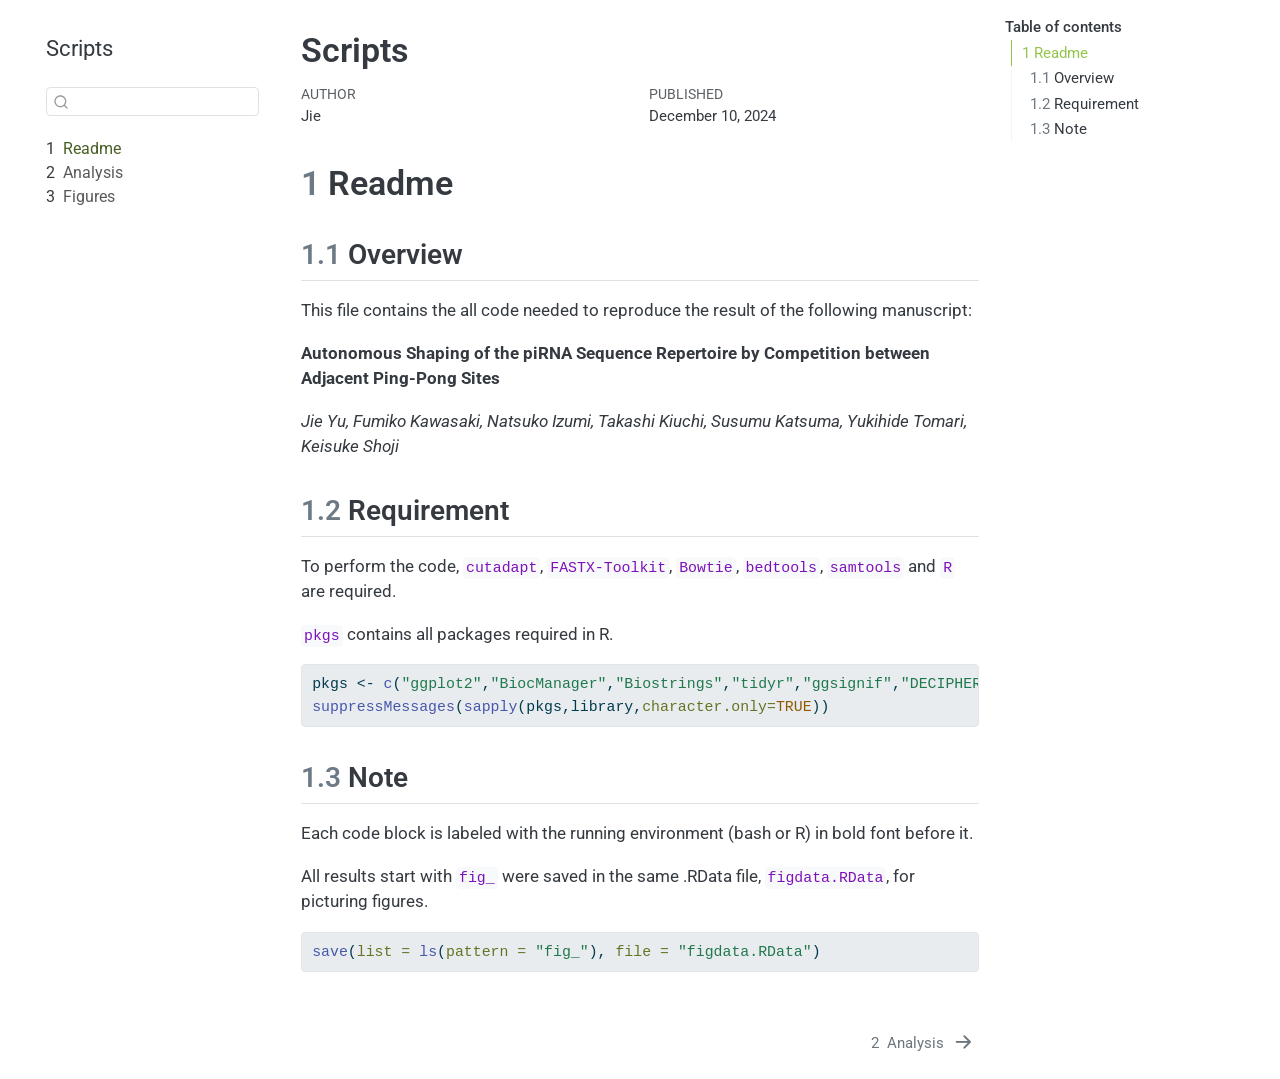
<file: index.html>
<!DOCTYPE html>
<html xmlns="http://www.w3.org/1999/xhtml" lang="en" xml:lang="en"><head>

<meta charset="utf-8">
<meta name="generator" content="quarto-1.6.39">

<meta name="viewport" content="width=device-width, initial-scale=1.0, user-scalable=yes">

<meta name="author" content="Jie">
<meta name="dcterms.date" content="2024-12-10">

<title>Scripts</title>
<style>
code{white-space: pre-wrap;}
span.smallcaps{font-variant: small-caps;}
div.columns{display: flex; gap: min(4vw, 1.5em);}
div.column{flex: auto; overflow-x: auto;}
div.hanging-indent{margin-left: 1.5em; text-indent: -1.5em;}
ul.task-list{list-style: none;}
ul.task-list li input[type="checkbox"] {
  width: 0.8em;
  margin: 0 0.8em 0.2em -1em; /* quarto-specific, see https://github.com/quarto-dev/quarto-cli/issues/4556 */ 
  vertical-align: middle;
}
/* CSS for syntax highlighting */
pre > code.sourceCode { white-space: pre; position: relative; }
pre > code.sourceCode > span { line-height: 1.25; }
pre > code.sourceCode > span:empty { height: 1.2em; }
.sourceCode { overflow: visible; }
code.sourceCode > span { color: inherit; text-decoration: inherit; }
div.sourceCode { margin: 1em 0; }
pre.sourceCode { margin: 0; }
@media screen {
div.sourceCode { overflow: auto; }
}
@media print {
pre > code.sourceCode { white-space: pre-wrap; }
pre > code.sourceCode > span { display: inline-block; text-indent: -5em; padding-left: 5em; }
}
pre.numberSource code
  { counter-reset: source-line 0; }
pre.numberSource code > span
  { position: relative; left: -4em; counter-increment: source-line; }
pre.numberSource code > span > a:first-child::before
  { content: counter(source-line);
    position: relative; left: -1em; text-align: right; vertical-align: baseline;
    border: none; display: inline-block;
    -webkit-touch-callout: none; -webkit-user-select: none;
    -khtml-user-select: none; -moz-user-select: none;
    -ms-user-select: none; user-select: none;
    padding: 0 4px; width: 4em;
  }
pre.numberSource { margin-left: 3em;  padding-left: 4px; }
div.sourceCode
  {   }
@media screen {
pre > code.sourceCode > span > a:first-child::before { text-decoration: underline; }
}
</style>


<script src="site_libs/quarto-nav/quarto-nav.js"></script>
<script src="site_libs/quarto-nav/headroom.min.js"></script>
<script src="site_libs/clipboard/clipboard.min.js"></script>
<script src="site_libs/quarto-search/autocomplete.umd.js"></script>
<script src="site_libs/quarto-search/fuse.min.js"></script>
<script src="site_libs/quarto-search/quarto-search.js"></script>
<meta name="quarto:offset" content="./">
<link href="./Analysis.html" rel="next">
<script src="site_libs/quarto-html/quarto.js"></script>
<script src="site_libs/quarto-html/popper.min.js"></script>
<script src="site_libs/quarto-html/tippy.umd.min.js"></script>
<script src="site_libs/quarto-html/anchor.min.js"></script>
<link href="site_libs/quarto-html/tippy.css" rel="stylesheet">
<link href="site_libs/quarto-html/quarto-syntax-highlighting-e26003cea8cd680ca0c55a263523d882.css" rel="stylesheet" id="quarto-text-highlighting-styles">
<script src="site_libs/bootstrap/bootstrap.min.js"></script>
<link href="site_libs/bootstrap/bootstrap-icons.css" rel="stylesheet">
<link href="site_libs/bootstrap/bootstrap-d0ff7224fd3d87d86b347c889b6aed14.min.css" rel="stylesheet" append-hash="true" id="quarto-bootstrap" data-mode="light">
<script id="quarto-search-options" type="application/json">{
  "location": "sidebar",
  "copy-button": false,
  "collapse-after": 3,
  "panel-placement": "start",
  "type": "textbox",
  "limit": 50,
  "keyboard-shortcut": [
    "f",
    "/",
    "s"
  ],
  "show-item-context": false,
  "language": {
    "search-no-results-text": "No results",
    "search-matching-documents-text": "matching documents",
    "search-copy-link-title": "Copy link to search",
    "search-hide-matches-text": "Hide additional matches",
    "search-more-match-text": "more match in this document",
    "search-more-matches-text": "more matches in this document",
    "search-clear-button-title": "Clear",
    "search-text-placeholder": "",
    "search-detached-cancel-button-title": "Cancel",
    "search-submit-button-title": "Submit",
    "search-label": "Search"
  }
}</script>


</head>

<body class="nav-sidebar floating">

<div id="quarto-search-results"></div>
  <header id="quarto-header" class="headroom fixed-top">
  <nav class="quarto-secondary-nav">
    <div class="container-fluid d-flex">
      <button type="button" class="quarto-btn-toggle btn" data-bs-toggle="collapse" role="button" data-bs-target=".quarto-sidebar-collapse-item" aria-controls="quarto-sidebar" aria-expanded="false" aria-label="Toggle sidebar navigation" onclick="if (window.quartoToggleHeadroom) { window.quartoToggleHeadroom(); }">
        <i class="bi bi-layout-text-sidebar-reverse"></i>
      </button>
        <nav class="quarto-page-breadcrumbs" aria-label="breadcrumb"><ol class="breadcrumb"><li class="breadcrumb-item"><a href="./index.html"><span class="chapter-number">1</span>&nbsp; <span class="chapter-title">Readme</span></a></li></ol></nav>
        <a class="flex-grow-1" role="navigation" data-bs-toggle="collapse" data-bs-target=".quarto-sidebar-collapse-item" aria-controls="quarto-sidebar" aria-expanded="false" aria-label="Toggle sidebar navigation" onclick="if (window.quartoToggleHeadroom) { window.quartoToggleHeadroom(); }">      
        </a>
      <button type="button" class="btn quarto-search-button" aria-label="Search" onclick="window.quartoOpenSearch();">
        <i class="bi bi-search"></i>
      </button>
    </div>
  </nav>
</header>
<!-- content -->
<div id="quarto-content" class="quarto-container page-columns page-rows-contents page-layout-article">
<!-- sidebar -->
  <nav id="quarto-sidebar" class="sidebar collapse collapse-horizontal quarto-sidebar-collapse-item sidebar-navigation floating overflow-auto">
    <div class="pt-lg-2 mt-2 text-left sidebar-header">
    <div class="sidebar-title mb-0 py-0">
      <a href="./">Scripts</a> 
    </div>
      </div>
        <div class="mt-2 flex-shrink-0 align-items-center">
        <div class="sidebar-search">
        <div id="quarto-search" class="" title="Search"></div>
        </div>
        </div>
    <div class="sidebar-menu-container"> 
    <ul class="list-unstyled mt-1">
        <li class="sidebar-item">
  <div class="sidebar-item-container"> 
  <a href="./index.html" class="sidebar-item-text sidebar-link active">
 <span class="menu-text"><span class="chapter-number">1</span>&nbsp; <span class="chapter-title">Readme</span></span></a>
  </div>
</li>
        <li class="sidebar-item">
  <div class="sidebar-item-container"> 
  <a href="./Analysis.html" class="sidebar-item-text sidebar-link">
 <span class="menu-text"><span class="chapter-number">2</span>&nbsp; <span class="chapter-title">Analysis</span></span></a>
  </div>
</li>
        <li class="sidebar-item">
  <div class="sidebar-item-container"> 
  <a href="./Figures.html" class="sidebar-item-text sidebar-link">
 <span class="menu-text"><span class="chapter-number">3</span>&nbsp; <span class="chapter-title">Figures</span></span></a>
  </div>
</li>
    </ul>
    </div>
</nav>
<div id="quarto-sidebar-glass" class="quarto-sidebar-collapse-item" data-bs-toggle="collapse" data-bs-target=".quarto-sidebar-collapse-item"></div>
<!-- margin-sidebar -->
    <div id="quarto-margin-sidebar" class="sidebar margin-sidebar">
        <nav id="TOC" role="doc-toc" class="toc-active">
    <h2 id="toc-title">Table of contents</h2>
   
  <ul>
  <li><a href="#readme" id="toc-readme" class="nav-link active" data-scroll-target="#readme"><span class="header-section-number">1</span> Readme</a>
  <ul class="collapse">
  <li><a href="#overview" id="toc-overview" class="nav-link" data-scroll-target="#overview"><span class="header-section-number">1.1</span> Overview</a></li>
  <li><a href="#requirement" id="toc-requirement" class="nav-link" data-scroll-target="#requirement"><span class="header-section-number">1.2</span> Requirement</a></li>
  <li><a href="#note" id="toc-note" class="nav-link" data-scroll-target="#note"><span class="header-section-number">1.3</span> Note</a></li>
  </ul></li>
  </ul>
</nav>
    </div>
<!-- main -->
<main class="content" id="quarto-document-content">

<header id="title-block-header" class="quarto-title-block default">
<div class="quarto-title">
<h1 class="title">Scripts</h1>
</div>



<div class="quarto-title-meta">

    <div>
    <div class="quarto-title-meta-heading">Author</div>
    <div class="quarto-title-meta-contents">
             <p>Jie </p>
          </div>
  </div>
    
    <div>
    <div class="quarto-title-meta-heading">Published</div>
    <div class="quarto-title-meta-contents">
      <p class="date">December 10, 2024</p>
    </div>
  </div>
  
    
  </div>
  


</header>


<section id="readme" class="level1" data-number="1">
<h1 data-number="1"><span class="header-section-number">1</span> Readme</h1>
<section id="overview" class="level2" data-number="1.1">
<h2 data-number="1.1" class="anchored" data-anchor-id="overview"><span class="header-section-number">1.1</span> Overview</h2>
<p>This file contains the all code needed to reproduce the result of the following manuscript:</p>
<p><strong>Autonomous Shaping of the piRNA Sequence Repertoire by Competition between Adjacent Ping-Pong Sites</strong></p>
<p><em>Jie Yu, Fumiko Kawasaki, Natsuko Izumi, Takashi Kiuchi, Susumu Katsuma, Yukihide Tomari, Keisuke Shoji</em></p>
</section>
<section id="requirement" class="level2" data-number="1.2">
<h2 data-number="1.2" class="anchored" data-anchor-id="requirement"><span class="header-section-number">1.2</span> Requirement</h2>
<p>To perform the code, <code>cutadapt</code>, <code>FASTX-Toolkit</code>, <code>Bowtie</code>, <code>bedtools</code>, <code>samtools</code> and <code>R</code> are required.</p>
<p><code>pkgs</code> contains all packages required in R.</p>
<div class="cell">
<div class="sourceCode cell-code" id="cb1"><pre class="sourceCode r code-with-copy"><code class="sourceCode r"><span id="cb1-1"><a href="#cb1-1" aria-hidden="true" tabindex="-1"></a>pkgs <span class="ot">&lt;-</span> <span class="fu">c</span>(<span class="st">"ggplot2"</span>,<span class="st">"BiocManager"</span>,<span class="st">"Biostrings"</span>,<span class="st">"tidyr"</span>,<span class="st">"ggsignif"</span>,<span class="st">"DECIPHER"</span>)</span>
<span id="cb1-2"><a href="#cb1-2" aria-hidden="true" tabindex="-1"></a><span class="fu">suppressMessages</span>(<span class="fu">sapply</span>(pkgs,library,<span class="at">character.only=</span><span class="cn">TRUE</span>))</span></code><button title="Copy to Clipboard" class="code-copy-button"><i class="bi"></i></button></pre></div>
</div>
</section>
<section id="note" class="level2" data-number="1.3">
<h2 data-number="1.3" class="anchored" data-anchor-id="note"><span class="header-section-number">1.3</span> Note</h2>
<p>Each code block is labeled with the running environment (bash or R) in bold font before it.</p>
<p>All results start with <code>fig_</code> were saved in the same .RData file, <code>figdata.RData</code>, for picturing figures.</p>
<div class="cell">
<div class="sourceCode cell-code" id="cb2"><pre class="sourceCode r code-with-copy"><code class="sourceCode r"><span id="cb2-1"><a href="#cb2-1" aria-hidden="true" tabindex="-1"></a><span class="fu">save</span>(<span class="at">list =</span> <span class="fu">ls</span>(<span class="at">pattern =</span> <span class="st">"fig_"</span>), <span class="at">file =</span> <span class="st">"figdata.RData"</span>)</span></code><button title="Copy to Clipboard" class="code-copy-button"><i class="bi"></i></button></pre></div>
</div>


</section>
</section>

</main> <!-- /main -->
<script id="quarto-html-after-body" type="application/javascript">
window.document.addEventListener("DOMContentLoaded", function (event) {
  const toggleBodyColorMode = (bsSheetEl) => {
    const mode = bsSheetEl.getAttribute("data-mode");
    const bodyEl = window.document.querySelector("body");
    if (mode === "dark") {
      bodyEl.classList.add("quarto-dark");
      bodyEl.classList.remove("quarto-light");
    } else {
      bodyEl.classList.add("quarto-light");
      bodyEl.classList.remove("quarto-dark");
    }
  }
  const toggleBodyColorPrimary = () => {
    const bsSheetEl = window.document.querySelector("link#quarto-bootstrap");
    if (bsSheetEl) {
      toggleBodyColorMode(bsSheetEl);
    }
  }
  toggleBodyColorPrimary();  
  const icon = "";
  const anchorJS = new window.AnchorJS();
  anchorJS.options = {
    placement: 'right',
    icon: icon
  };
  anchorJS.add('.anchored');
  const isCodeAnnotation = (el) => {
    for (const clz of el.classList) {
      if (clz.startsWith('code-annotation-')) {                     
        return true;
      }
    }
    return false;
  }
  const onCopySuccess = function(e) {
    // button target
    const button = e.trigger;
    // don't keep focus
    button.blur();
    // flash "checked"
    button.classList.add('code-copy-button-checked');
    var currentTitle = button.getAttribute("title");
    button.setAttribute("title", "Copied!");
    let tooltip;
    if (window.bootstrap) {
      button.setAttribute("data-bs-toggle", "tooltip");
      button.setAttribute("data-bs-placement", "left");
      button.setAttribute("data-bs-title", "Copied!");
      tooltip = new bootstrap.Tooltip(button, 
        { trigger: "manual", 
          customClass: "code-copy-button-tooltip",
          offset: [0, -8]});
      tooltip.show();    
    }
    setTimeout(function() {
      if (tooltip) {
        tooltip.hide();
        button.removeAttribute("data-bs-title");
        button.removeAttribute("data-bs-toggle");
        button.removeAttribute("data-bs-placement");
      }
      button.setAttribute("title", currentTitle);
      button.classList.remove('code-copy-button-checked');
    }, 1000);
    // clear code selection
    e.clearSelection();
  }
  const getTextToCopy = function(trigger) {
      const codeEl = trigger.previousElementSibling.cloneNode(true);
      for (const childEl of codeEl.children) {
        if (isCodeAnnotation(childEl)) {
          childEl.remove();
        }
      }
      return codeEl.innerText;
  }
  const clipboard = new window.ClipboardJS('.code-copy-button:not([data-in-quarto-modal])', {
    text: getTextToCopy
  });
  clipboard.on('success', onCopySuccess);
  if (window.document.getElementById('quarto-embedded-source-code-modal')) {
    const clipboardModal = new window.ClipboardJS('.code-copy-button[data-in-quarto-modal]', {
      text: getTextToCopy,
      container: window.document.getElementById('quarto-embedded-source-code-modal')
    });
    clipboardModal.on('success', onCopySuccess);
  }
    var localhostRegex = new RegExp(/^(?:http|https):\/\/localhost\:?[0-9]*\//);
    var mailtoRegex = new RegExp(/^mailto:/);
      var filterRegex = new RegExp('/' + window.location.host + '/');
    var isInternal = (href) => {
        return filterRegex.test(href) || localhostRegex.test(href) || mailtoRegex.test(href);
    }
    // Inspect non-navigation links and adorn them if external
 	var links = window.document.querySelectorAll('a[href]:not(.nav-link):not(.navbar-brand):not(.toc-action):not(.sidebar-link):not(.sidebar-item-toggle):not(.pagination-link):not(.no-external):not([aria-hidden]):not(.dropdown-item):not(.quarto-navigation-tool):not(.about-link)');
    for (var i=0; i<links.length; i++) {
      const link = links[i];
      if (!isInternal(link.href)) {
        // undo the damage that might have been done by quarto-nav.js in the case of
        // links that we want to consider external
        if (link.dataset.originalHref !== undefined) {
          link.href = link.dataset.originalHref;
        }
      }
    }
  function tippyHover(el, contentFn, onTriggerFn, onUntriggerFn) {
    const config = {
      allowHTML: true,
      maxWidth: 500,
      delay: 100,
      arrow: false,
      appendTo: function(el) {
          return el.parentElement;
      },
      interactive: true,
      interactiveBorder: 10,
      theme: 'quarto',
      placement: 'bottom-start',
    };
    if (contentFn) {
      config.content = contentFn;
    }
    if (onTriggerFn) {
      config.onTrigger = onTriggerFn;
    }
    if (onUntriggerFn) {
      config.onUntrigger = onUntriggerFn;
    }
    window.tippy(el, config); 
  }
  const noterefs = window.document.querySelectorAll('a[role="doc-noteref"]');
  for (var i=0; i<noterefs.length; i++) {
    const ref = noterefs[i];
    tippyHover(ref, function() {
      // use id or data attribute instead here
      let href = ref.getAttribute('data-footnote-href') || ref.getAttribute('href');
      try { href = new URL(href).hash; } catch {}
      const id = href.replace(/^#\/?/, "");
      const note = window.document.getElementById(id);
      if (note) {
        return note.innerHTML;
      } else {
        return "";
      }
    });
  }
  const xrefs = window.document.querySelectorAll('a.quarto-xref');
  const processXRef = (id, note) => {
    // Strip column container classes
    const stripColumnClz = (el) => {
      el.classList.remove("page-full", "page-columns");
      if (el.children) {
        for (const child of el.children) {
          stripColumnClz(child);
        }
      }
    }
    stripColumnClz(note)
    if (id === null || id.startsWith('sec-')) {
      // Special case sections, only their first couple elements
      const container = document.createElement("div");
      if (note.children && note.children.length > 2) {
        container.appendChild(note.children[0].cloneNode(true));
        for (let i = 1; i < note.children.length; i++) {
          const child = note.children[i];
          if (child.tagName === "P" && child.innerText === "") {
            continue;
          } else {
            container.appendChild(child.cloneNode(true));
            break;
          }
        }
        if (window.Quarto?.typesetMath) {
          window.Quarto.typesetMath(container);
        }
        return container.innerHTML
      } else {
        if (window.Quarto?.typesetMath) {
          window.Quarto.typesetMath(note);
        }
        return note.innerHTML;
      }
    } else {
      // Remove any anchor links if they are present
      const anchorLink = note.querySelector('a.anchorjs-link');
      if (anchorLink) {
        anchorLink.remove();
      }
      if (window.Quarto?.typesetMath) {
        window.Quarto.typesetMath(note);
      }
      if (note.classList.contains("callout")) {
        return note.outerHTML;
      } else {
        return note.innerHTML;
      }
    }
  }
  for (var i=0; i<xrefs.length; i++) {
    const xref = xrefs[i];
    tippyHover(xref, undefined, function(instance) {
      instance.disable();
      let url = xref.getAttribute('href');
      let hash = undefined; 
      if (url.startsWith('#')) {
        hash = url;
      } else {
        try { hash = new URL(url).hash; } catch {}
      }
      if (hash) {
        const id = hash.replace(/^#\/?/, "");
        const note = window.document.getElementById(id);
        if (note !== null) {
          try {
            const html = processXRef(id, note.cloneNode(true));
            instance.setContent(html);
          } finally {
            instance.enable();
            instance.show();
          }
        } else {
          // See if we can fetch this
          fetch(url.split('#')[0])
          .then(res => res.text())
          .then(html => {
            const parser = new DOMParser();
            const htmlDoc = parser.parseFromString(html, "text/html");
            const note = htmlDoc.getElementById(id);
            if (note !== null) {
              const html = processXRef(id, note);
              instance.setContent(html);
            } 
          }).finally(() => {
            instance.enable();
            instance.show();
          });
        }
      } else {
        // See if we can fetch a full url (with no hash to target)
        // This is a special case and we should probably do some content thinning / targeting
        fetch(url)
        .then(res => res.text())
        .then(html => {
          const parser = new DOMParser();
          const htmlDoc = parser.parseFromString(html, "text/html");
          const note = htmlDoc.querySelector('main.content');
          if (note !== null) {
            // This should only happen for chapter cross references
            // (since there is no id in the URL)
            // remove the first header
            if (note.children.length > 0 && note.children[0].tagName === "HEADER") {
              note.children[0].remove();
            }
            const html = processXRef(null, note);
            instance.setContent(html);
          } 
        }).finally(() => {
          instance.enable();
          instance.show();
        });
      }
    }, function(instance) {
    });
  }
      let selectedAnnoteEl;
      const selectorForAnnotation = ( cell, annotation) => {
        let cellAttr = 'data-code-cell="' + cell + '"';
        let lineAttr = 'data-code-annotation="' +  annotation + '"';
        const selector = 'span[' + cellAttr + '][' + lineAttr + ']';
        return selector;
      }
      const selectCodeLines = (annoteEl) => {
        const doc = window.document;
        const targetCell = annoteEl.getAttribute("data-target-cell");
        const targetAnnotation = annoteEl.getAttribute("data-target-annotation");
        const annoteSpan = window.document.querySelector(selectorForAnnotation(targetCell, targetAnnotation));
        const lines = annoteSpan.getAttribute("data-code-lines").split(",");
        const lineIds = lines.map((line) => {
          return targetCell + "-" + line;
        })
        let top = null;
        let height = null;
        let parent = null;
        if (lineIds.length > 0) {
            //compute the position of the single el (top and bottom and make a div)
            const el = window.document.getElementById(lineIds[0]);
            top = el.offsetTop;
            height = el.offsetHeight;
            parent = el.parentElement.parentElement;
          if (lineIds.length > 1) {
            const lastEl = window.document.getElementById(lineIds[lineIds.length - 1]);
            const bottom = lastEl.offsetTop + lastEl.offsetHeight;
            height = bottom - top;
          }
          if (top !== null && height !== null && parent !== null) {
            // cook up a div (if necessary) and position it 
            let div = window.document.getElementById("code-annotation-line-highlight");
            if (div === null) {
              div = window.document.createElement("div");
              div.setAttribute("id", "code-annotation-line-highlight");
              div.style.position = 'absolute';
              parent.appendChild(div);
            }
            div.style.top = top - 2 + "px";
            div.style.height = height + 4 + "px";
            div.style.left = 0;
            let gutterDiv = window.document.getElementById("code-annotation-line-highlight-gutter");
            if (gutterDiv === null) {
              gutterDiv = window.document.createElement("div");
              gutterDiv.setAttribute("id", "code-annotation-line-highlight-gutter");
              gutterDiv.style.position = 'absolute';
              const codeCell = window.document.getElementById(targetCell);
              const gutter = codeCell.querySelector('.code-annotation-gutter');
              gutter.appendChild(gutterDiv);
            }
            gutterDiv.style.top = top - 2 + "px";
            gutterDiv.style.height = height + 4 + "px";
          }
          selectedAnnoteEl = annoteEl;
        }
      };
      const unselectCodeLines = () => {
        const elementsIds = ["code-annotation-line-highlight", "code-annotation-line-highlight-gutter"];
        elementsIds.forEach((elId) => {
          const div = window.document.getElementById(elId);
          if (div) {
            div.remove();
          }
        });
        selectedAnnoteEl = undefined;
      };
        // Handle positioning of the toggle
    window.addEventListener(
      "resize",
      throttle(() => {
        elRect = undefined;
        if (selectedAnnoteEl) {
          selectCodeLines(selectedAnnoteEl);
        }
      }, 10)
    );
    function throttle(fn, ms) {
    let throttle = false;
    let timer;
      return (...args) => {
        if(!throttle) { // first call gets through
            fn.apply(this, args);
            throttle = true;
        } else { // all the others get throttled
            if(timer) clearTimeout(timer); // cancel #2
            timer = setTimeout(() => {
              fn.apply(this, args);
              timer = throttle = false;
            }, ms);
        }
      };
    }
      // Attach click handler to the DT
      const annoteDls = window.document.querySelectorAll('dt[data-target-cell]');
      for (const annoteDlNode of annoteDls) {
        annoteDlNode.addEventListener('click', (event) => {
          const clickedEl = event.target;
          if (clickedEl !== selectedAnnoteEl) {
            unselectCodeLines();
            const activeEl = window.document.querySelector('dt[data-target-cell].code-annotation-active');
            if (activeEl) {
              activeEl.classList.remove('code-annotation-active');
            }
            selectCodeLines(clickedEl);
            clickedEl.classList.add('code-annotation-active');
          } else {
            // Unselect the line
            unselectCodeLines();
            clickedEl.classList.remove('code-annotation-active');
          }
        });
      }
  const findCites = (el) => {
    const parentEl = el.parentElement;
    if (parentEl) {
      const cites = parentEl.dataset.cites;
      if (cites) {
        return {
          el,
          cites: cites.split(' ')
        };
      } else {
        return findCites(el.parentElement)
      }
    } else {
      return undefined;
    }
  };
  var bibliorefs = window.document.querySelectorAll('a[role="doc-biblioref"]');
  for (var i=0; i<bibliorefs.length; i++) {
    const ref = bibliorefs[i];
    const citeInfo = findCites(ref);
    if (citeInfo) {
      tippyHover(citeInfo.el, function() {
        var popup = window.document.createElement('div');
        citeInfo.cites.forEach(function(cite) {
          var citeDiv = window.document.createElement('div');
          citeDiv.classList.add('hanging-indent');
          citeDiv.classList.add('csl-entry');
          var biblioDiv = window.document.getElementById('ref-' + cite);
          if (biblioDiv) {
            citeDiv.innerHTML = biblioDiv.innerHTML;
          }
          popup.appendChild(citeDiv);
        });
        return popup.innerHTML;
      });
    }
  }
});
</script>
<nav class="page-navigation">
  <div class="nav-page nav-page-previous">
  </div>
  <div class="nav-page nav-page-next">
      <a href="./Analysis.html" class="pagination-link" aria-label="Analysis">
        <span class="nav-page-text"><span class="chapter-number">2</span>&nbsp; <span class="chapter-title">Analysis</span></span> <i class="bi bi-arrow-right-short"></i>
      </a>
  </div>
</nav>
</div> <!-- /content -->




</body></html>
</file>
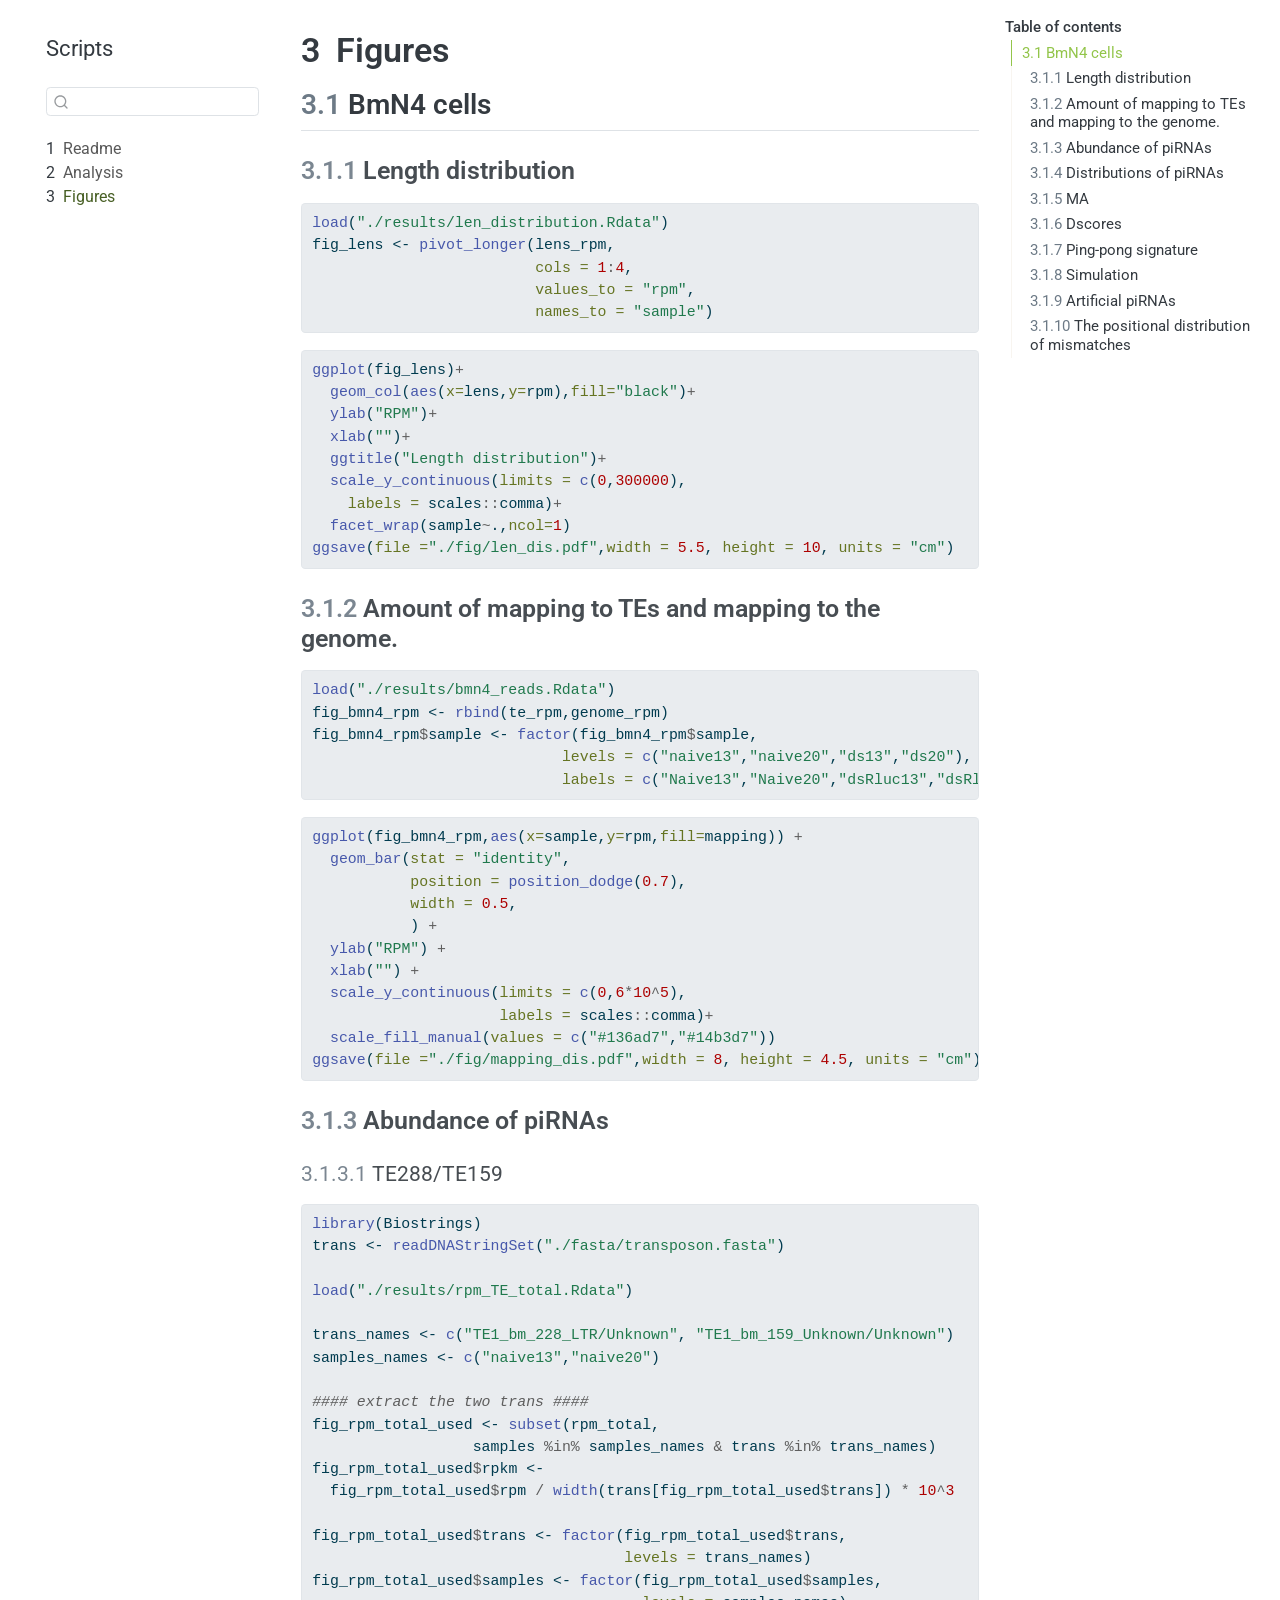
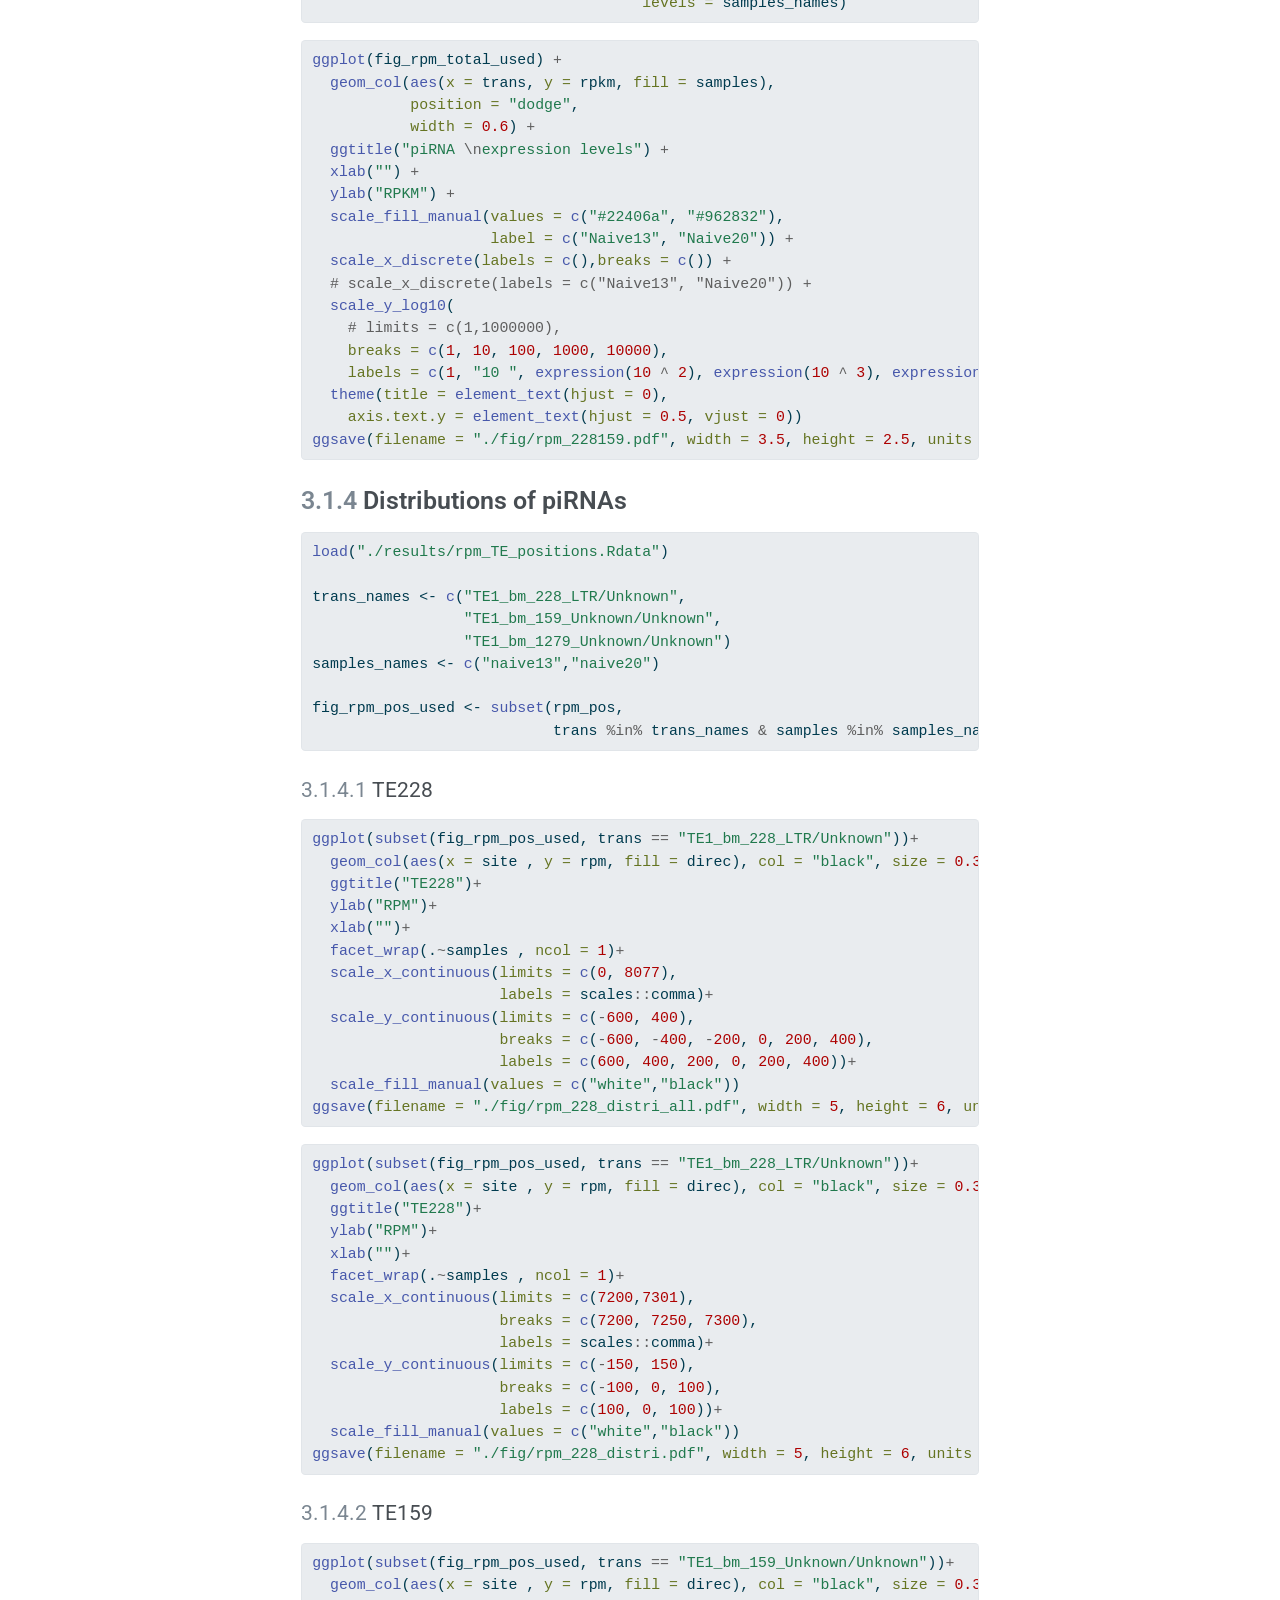
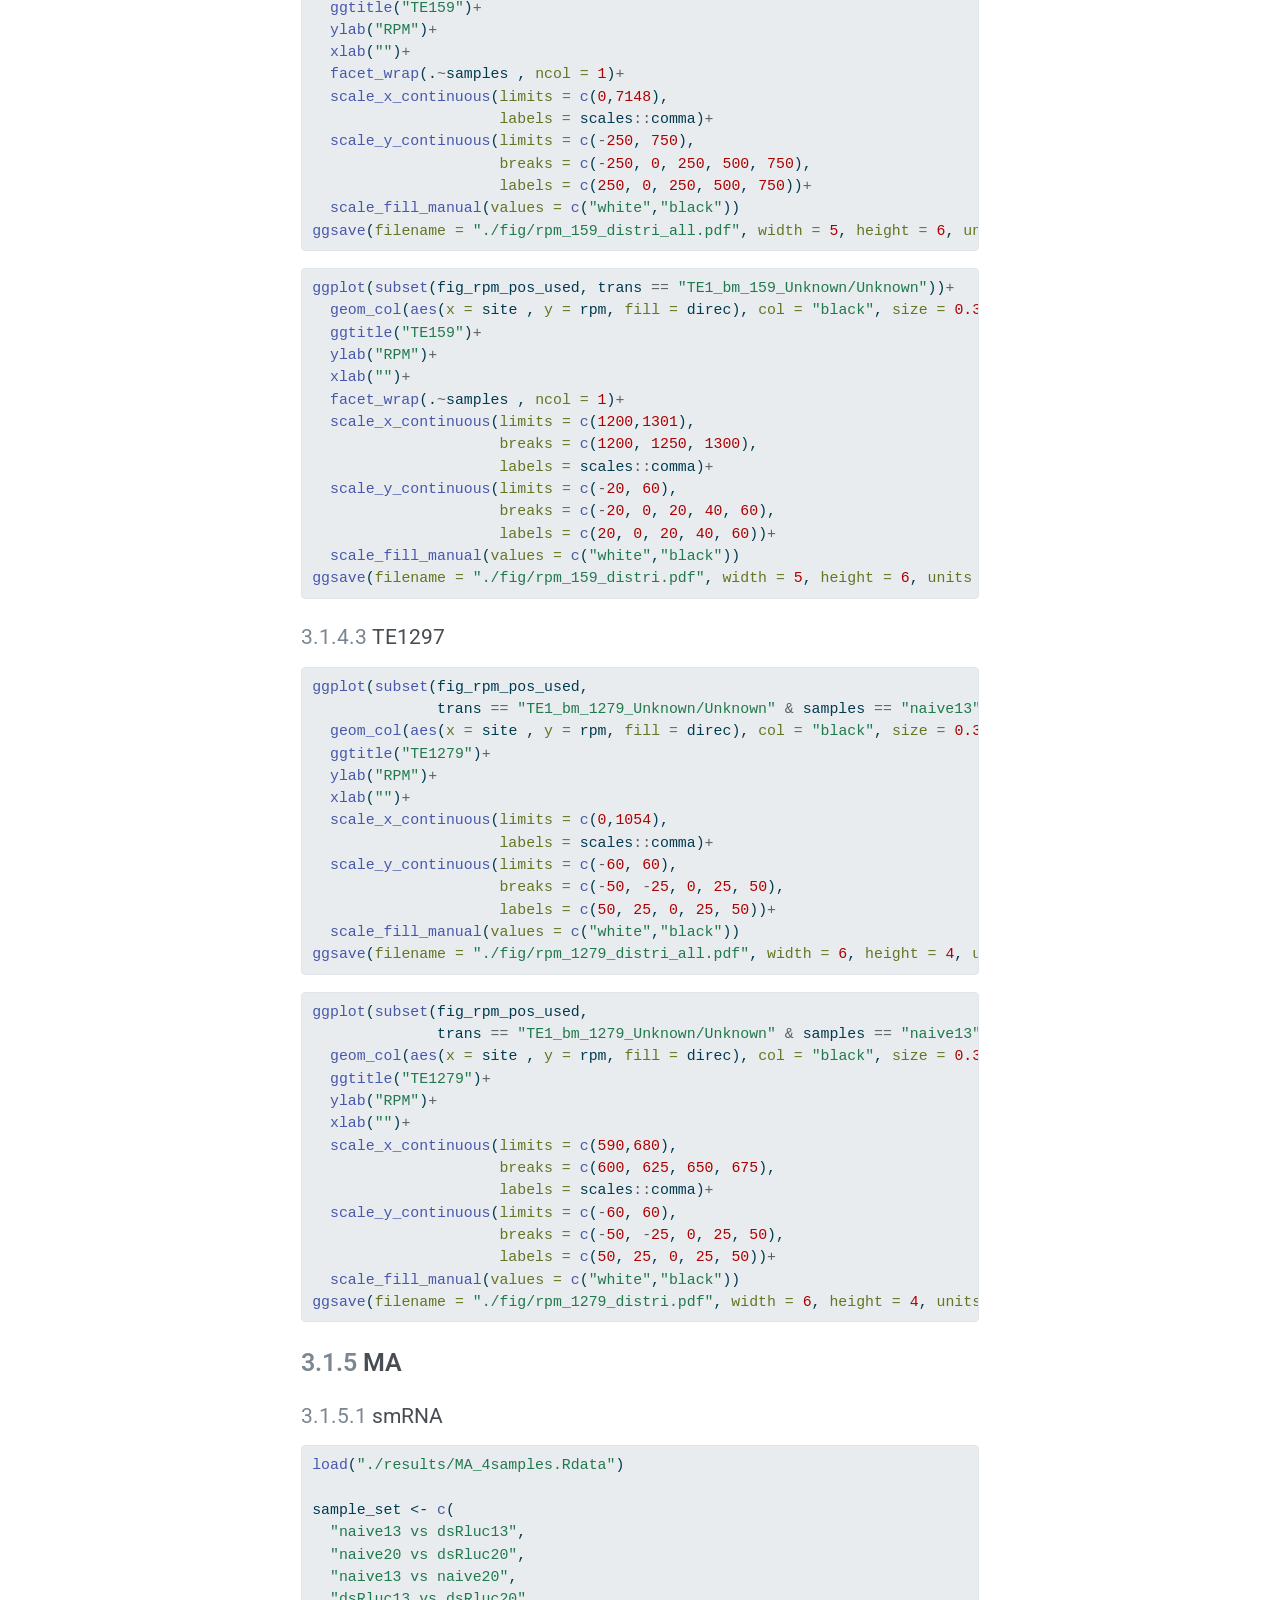
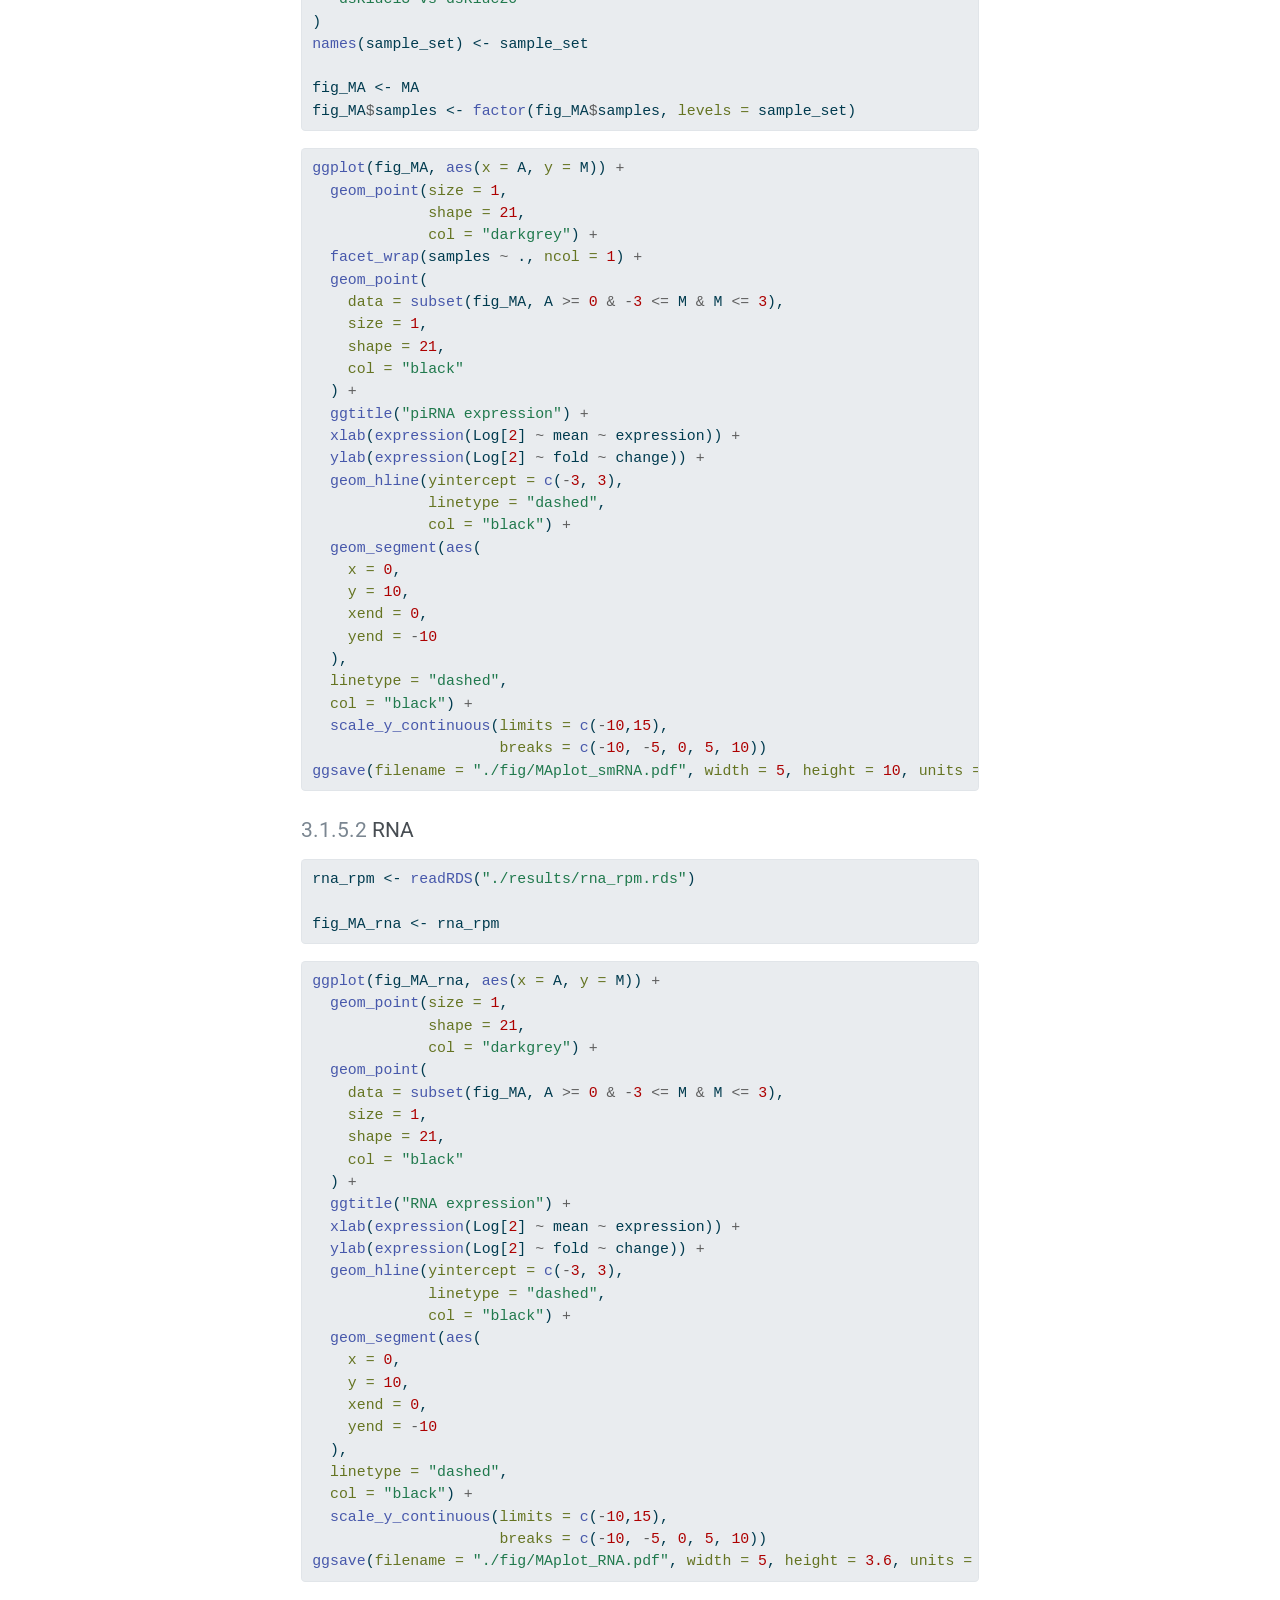
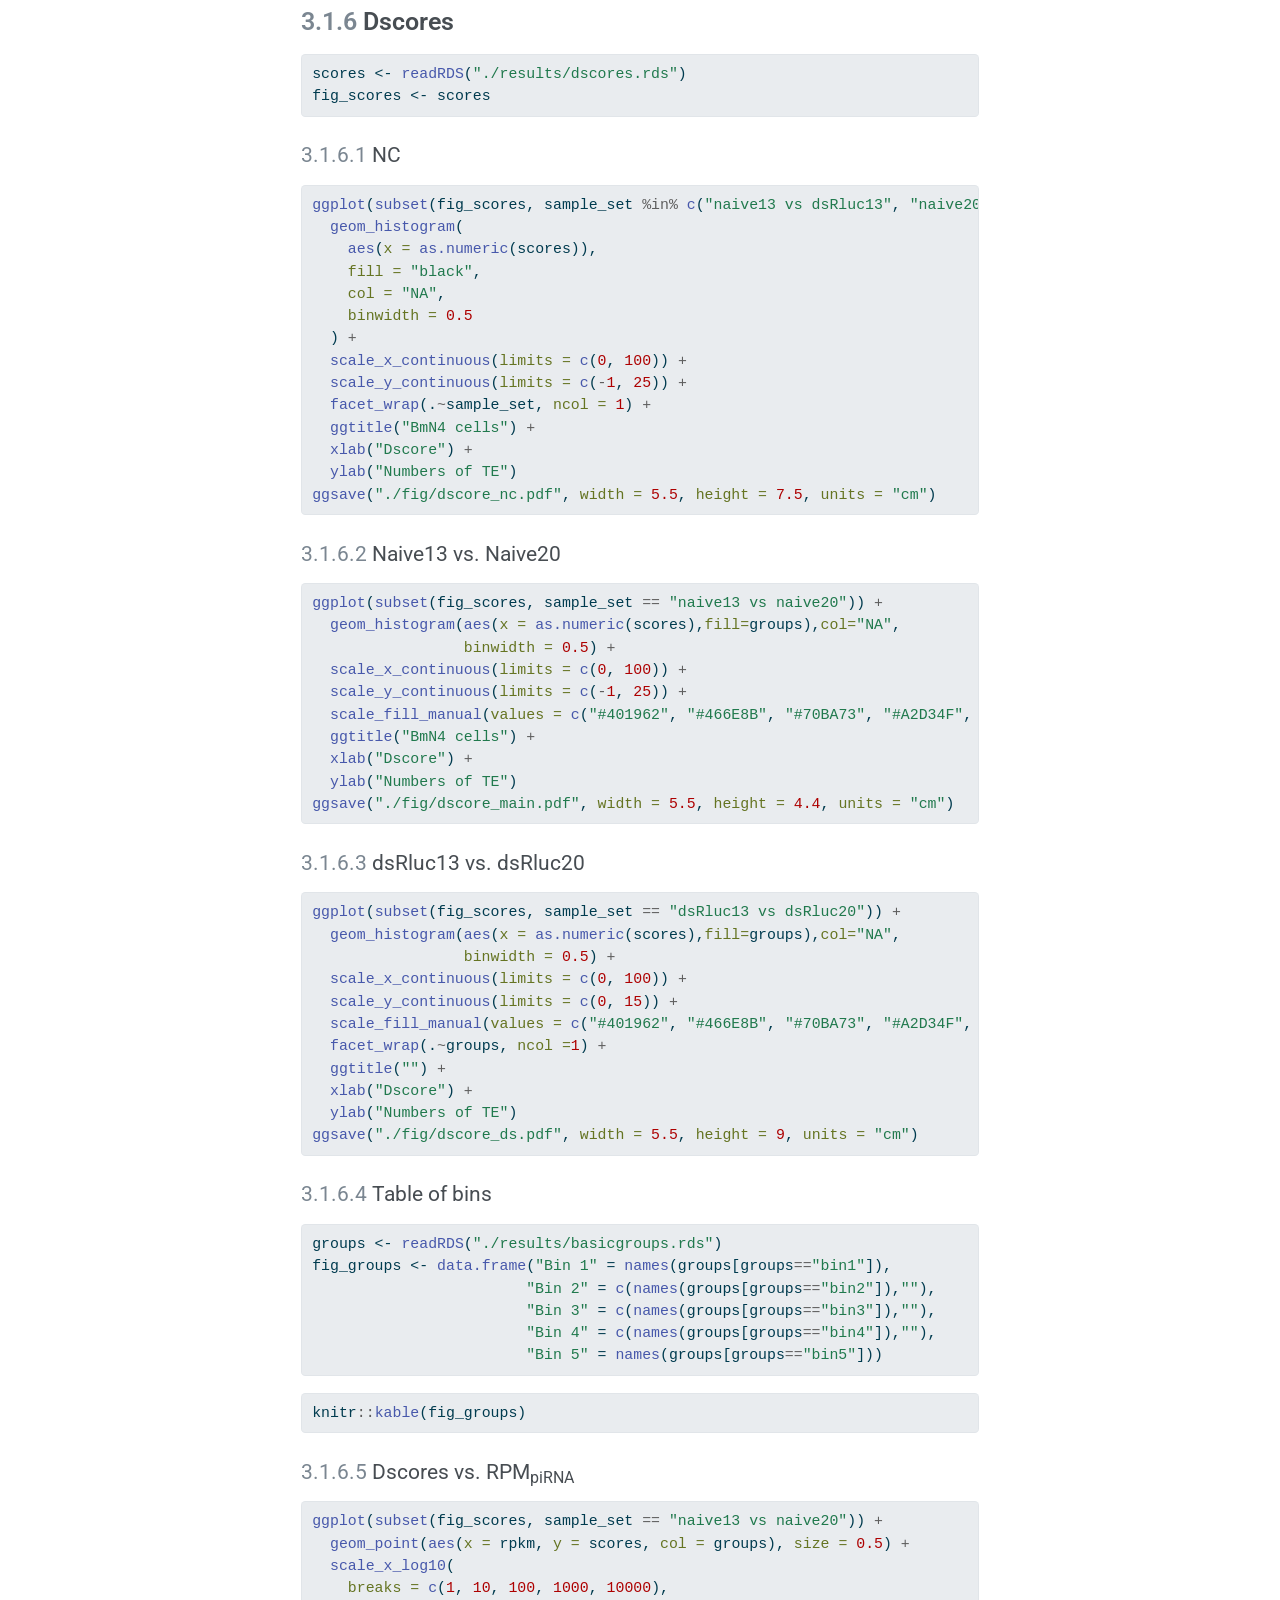
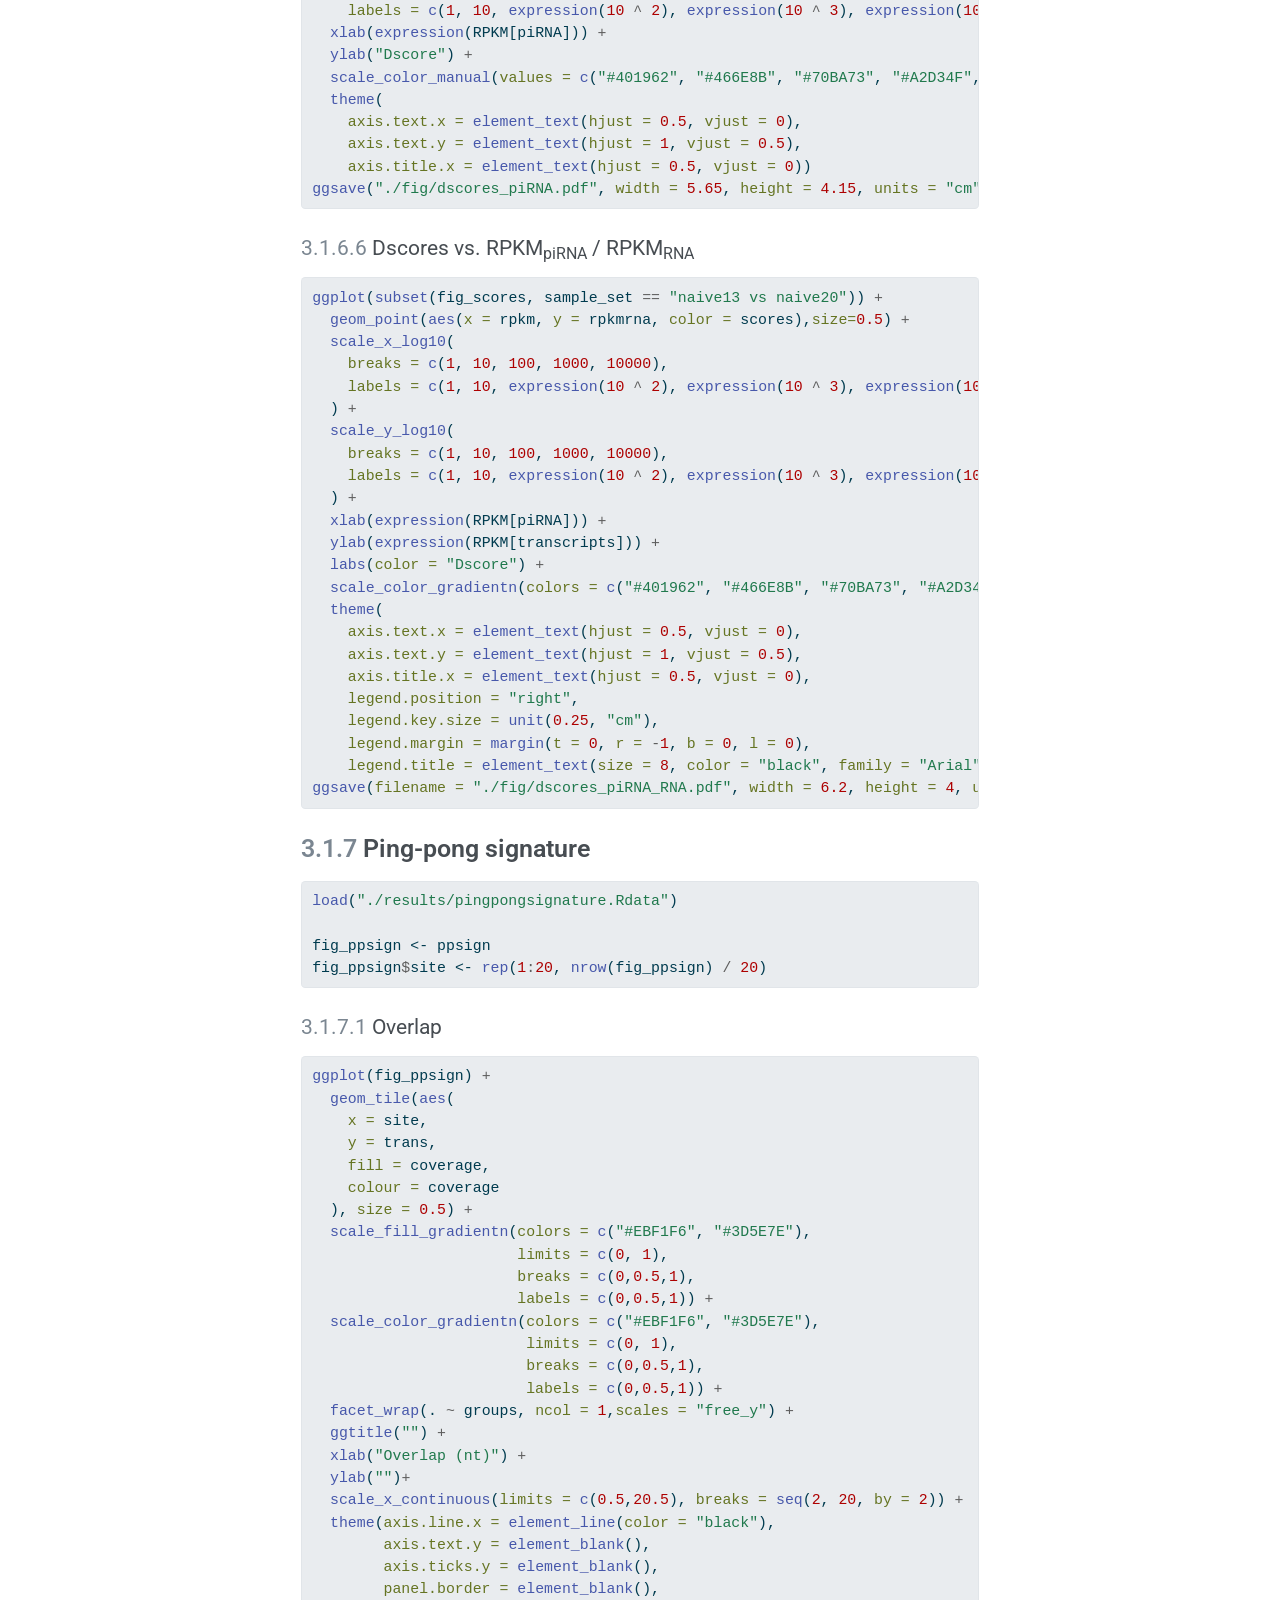
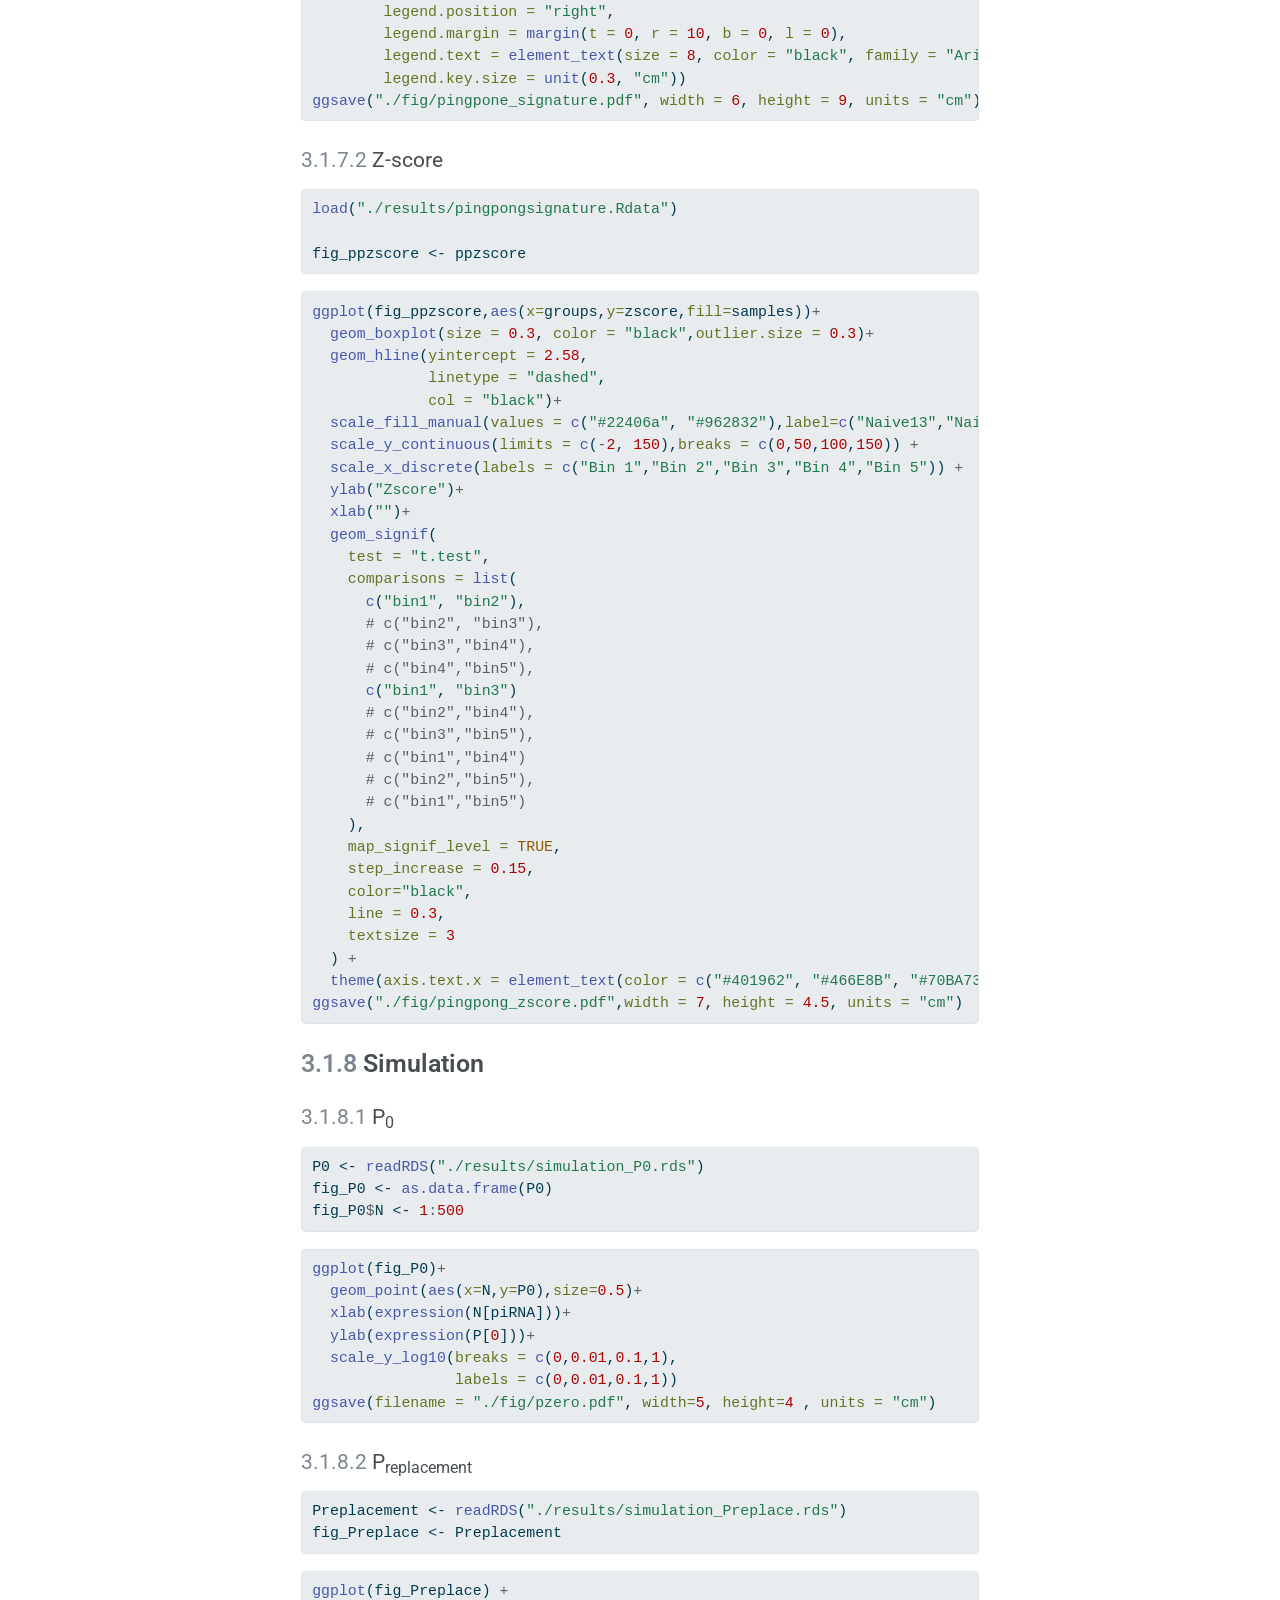
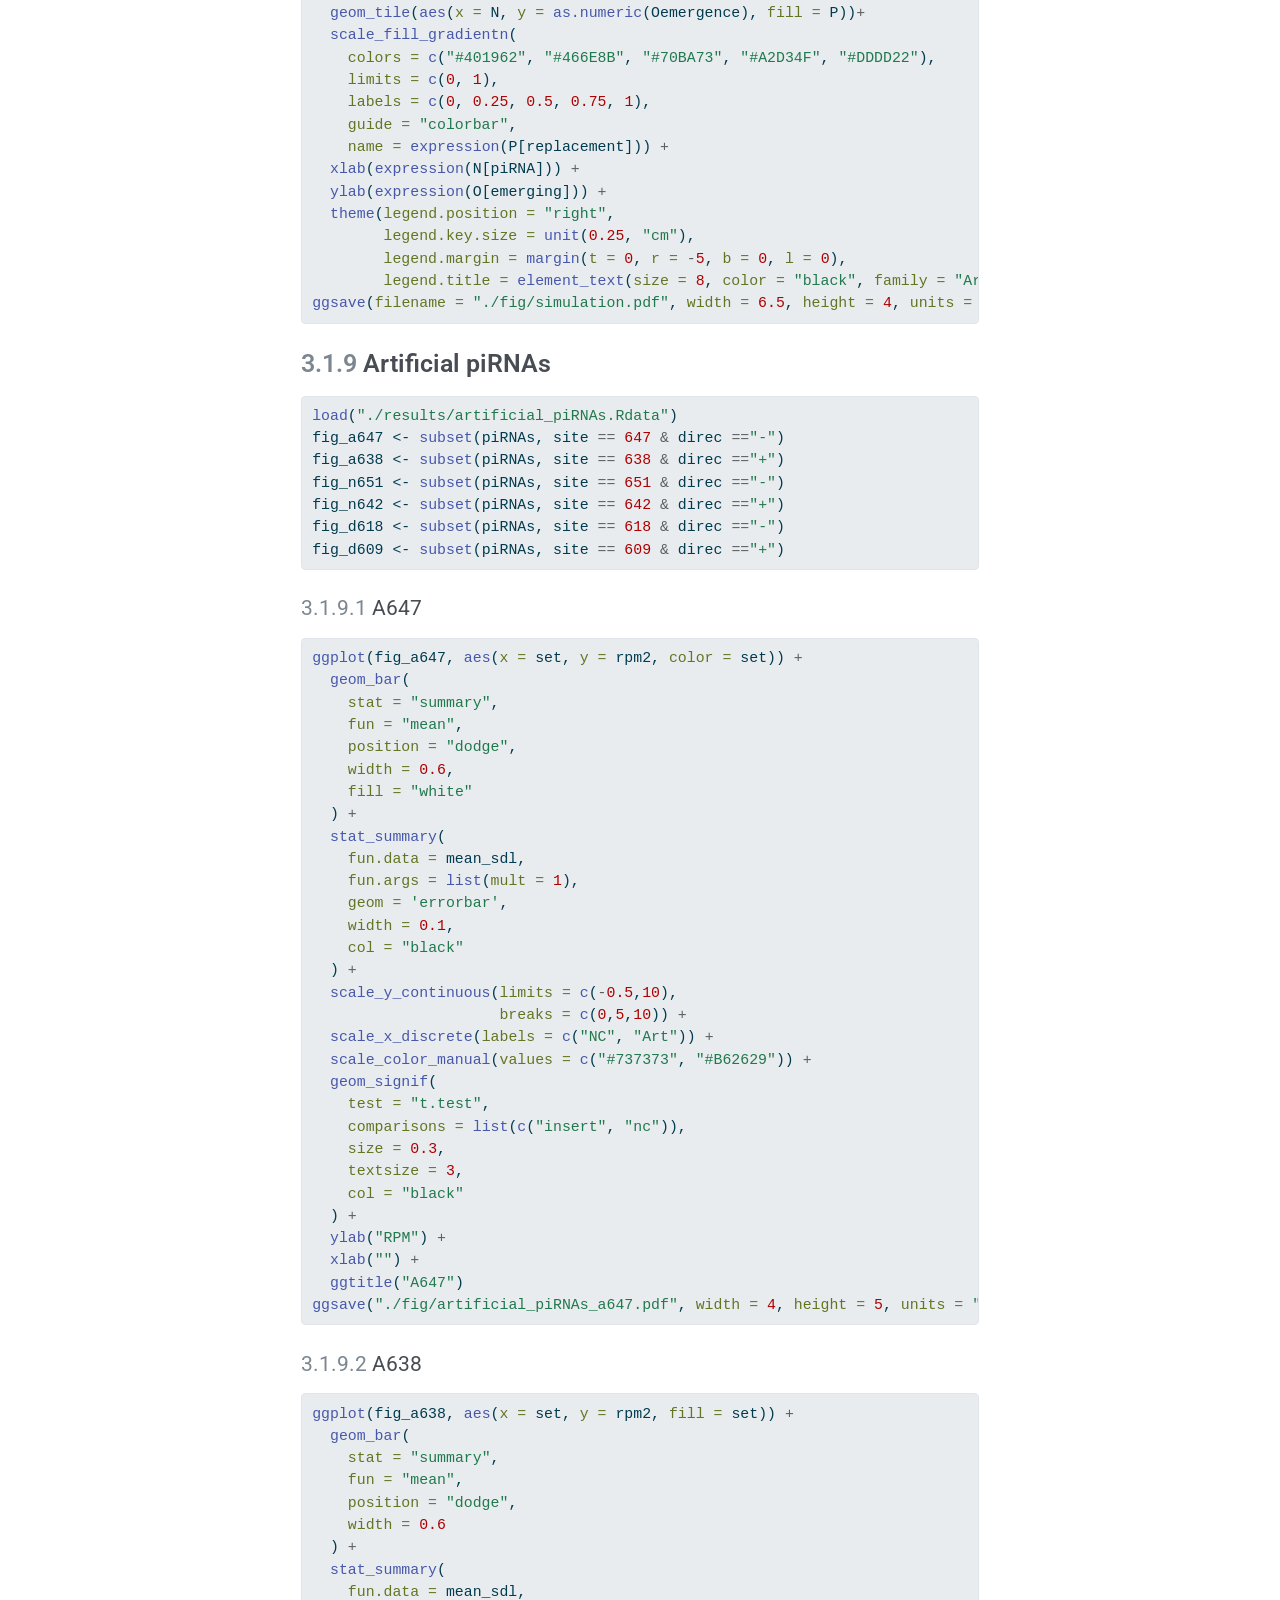
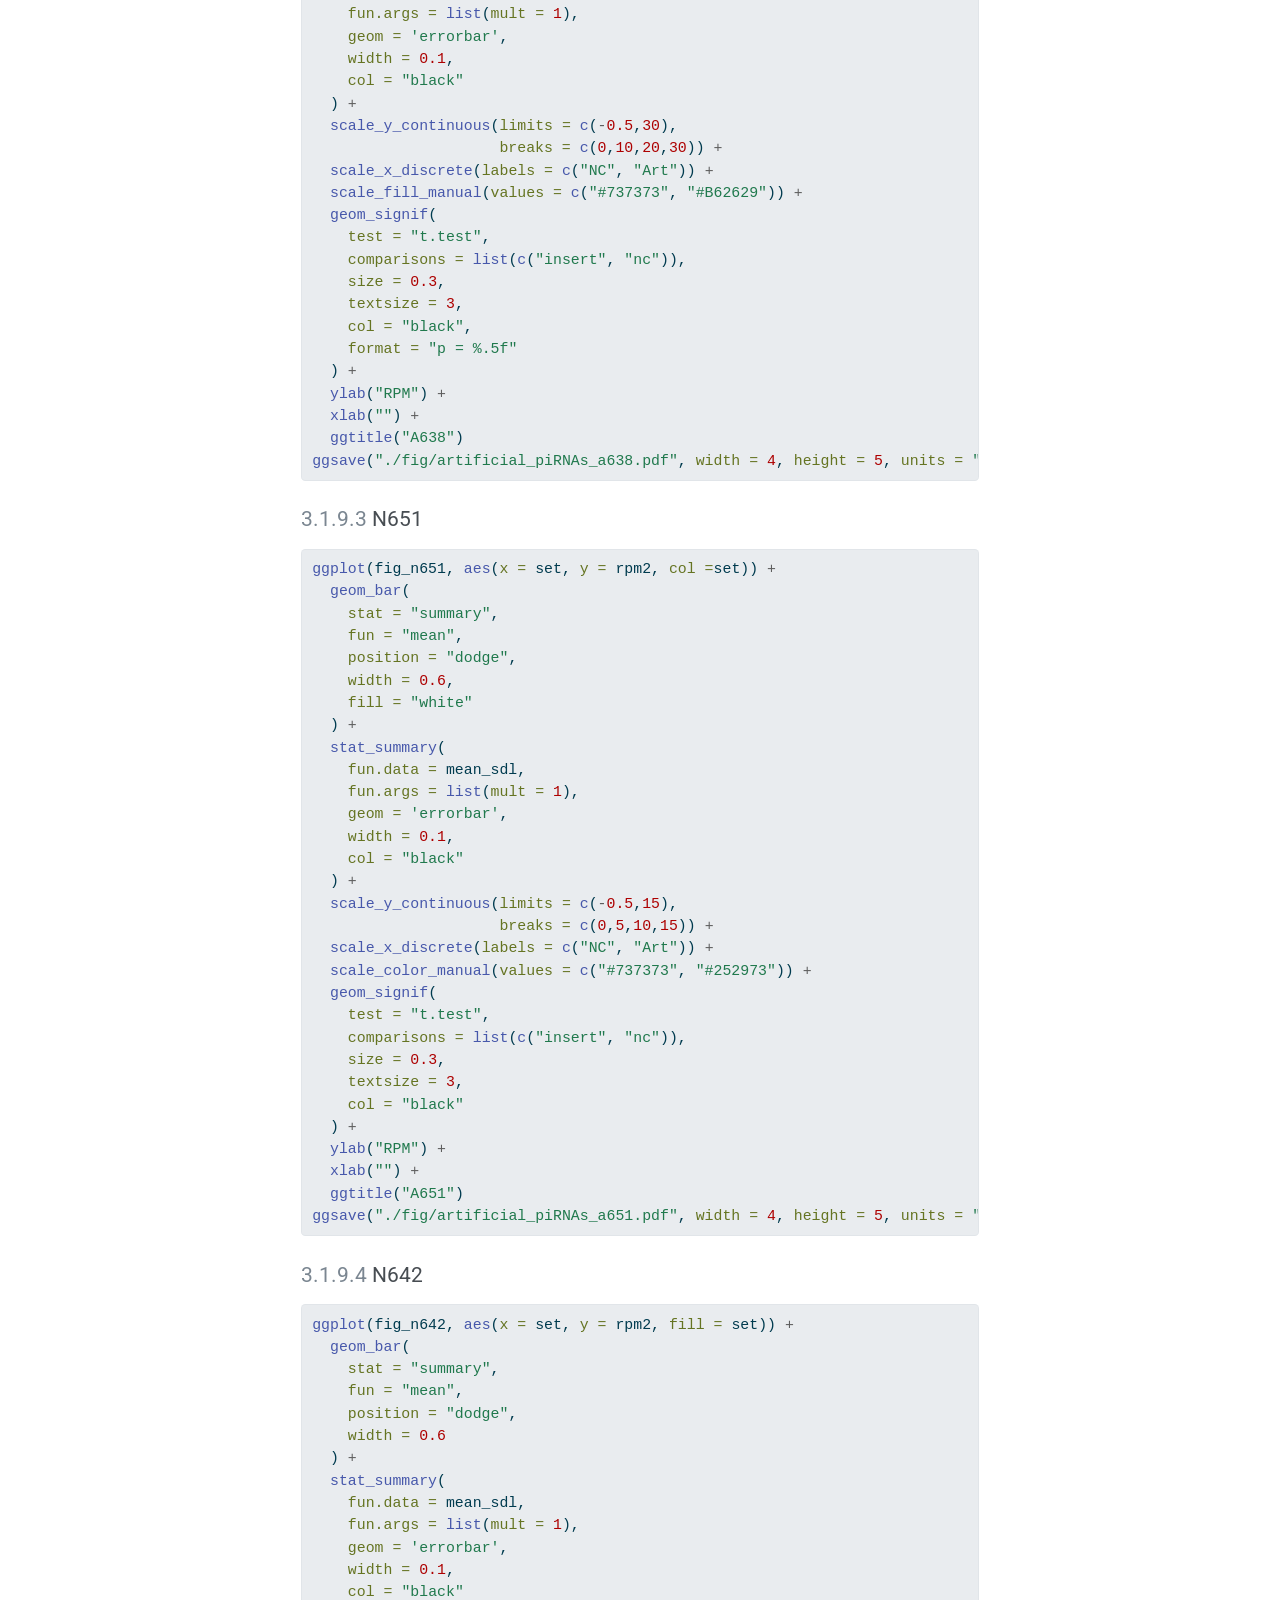
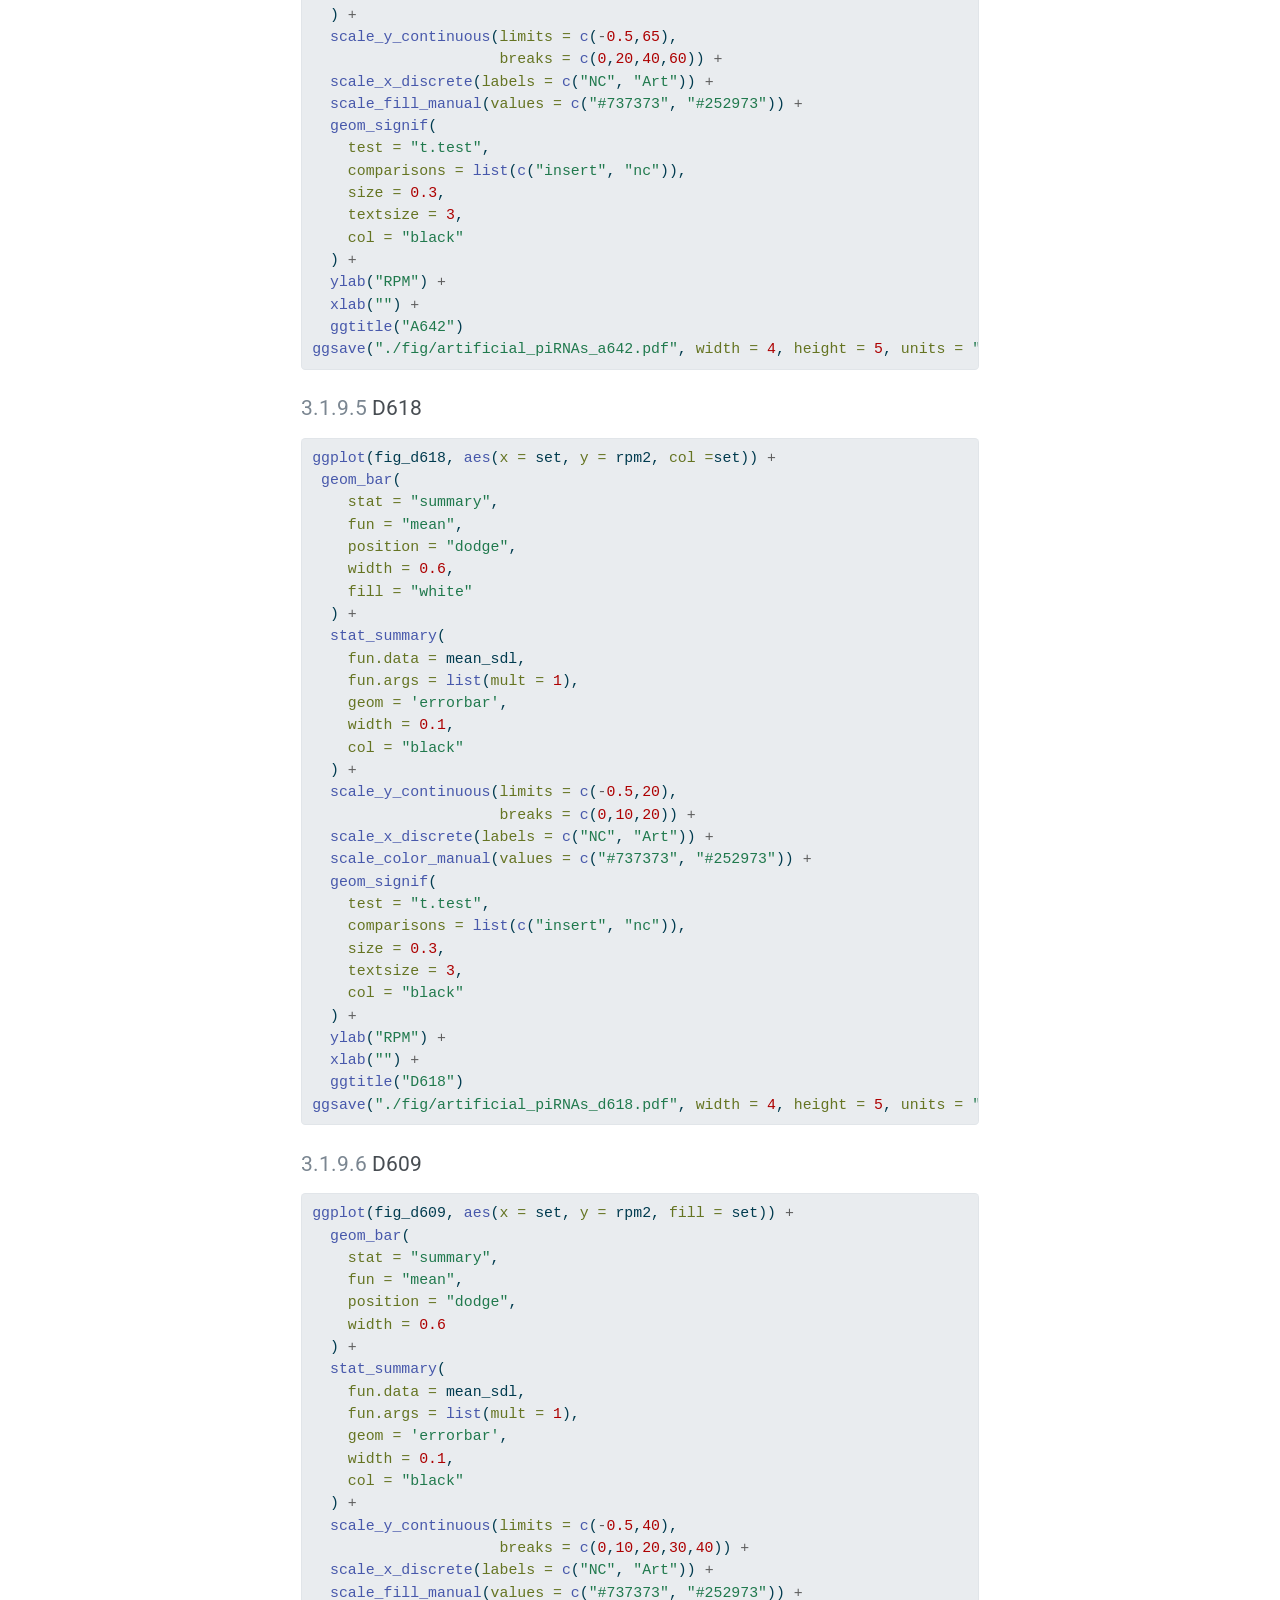
<file: Figures.html>
<!DOCTYPE html>
<html xmlns="http://www.w3.org/1999/xhtml" lang="en" xml:lang="en"><head>

<meta charset="utf-8">
<meta name="generator" content="quarto-1.6.39">

<meta name="viewport" content="width=device-width, initial-scale=1.0, user-scalable=yes">


<title>3&nbsp; Figures – Scripts</title>
<style>
code{white-space: pre-wrap;}
span.smallcaps{font-variant: small-caps;}
div.columns{display: flex; gap: min(4vw, 1.5em);}
div.column{flex: auto; overflow-x: auto;}
div.hanging-indent{margin-left: 1.5em; text-indent: -1.5em;}
ul.task-list{list-style: none;}
ul.task-list li input[type="checkbox"] {
  width: 0.8em;
  margin: 0 0.8em 0.2em -1em; /* quarto-specific, see https://github.com/quarto-dev/quarto-cli/issues/4556 */ 
  vertical-align: middle;
}
/* CSS for syntax highlighting */
pre > code.sourceCode { white-space: pre; position: relative; }
pre > code.sourceCode > span { line-height: 1.25; }
pre > code.sourceCode > span:empty { height: 1.2em; }
.sourceCode { overflow: visible; }
code.sourceCode > span { color: inherit; text-decoration: inherit; }
div.sourceCode { margin: 1em 0; }
pre.sourceCode { margin: 0; }
@media screen {
div.sourceCode { overflow: auto; }
}
@media print {
pre > code.sourceCode { white-space: pre-wrap; }
pre > code.sourceCode > span { display: inline-block; text-indent: -5em; padding-left: 5em; }
}
pre.numberSource code
  { counter-reset: source-line 0; }
pre.numberSource code > span
  { position: relative; left: -4em; counter-increment: source-line; }
pre.numberSource code > span > a:first-child::before
  { content: counter(source-line);
    position: relative; left: -1em; text-align: right; vertical-align: baseline;
    border: none; display: inline-block;
    -webkit-touch-callout: none; -webkit-user-select: none;
    -khtml-user-select: none; -moz-user-select: none;
    -ms-user-select: none; user-select: none;
    padding: 0 4px; width: 4em;
  }
pre.numberSource { margin-left: 3em;  padding-left: 4px; }
div.sourceCode
  {   }
@media screen {
pre > code.sourceCode > span > a:first-child::before { text-decoration: underline; }
}
</style>


<script src="site_libs/quarto-nav/quarto-nav.js"></script>
<script src="site_libs/quarto-nav/headroom.min.js"></script>
<script src="site_libs/clipboard/clipboard.min.js"></script>
<script src="site_libs/quarto-search/autocomplete.umd.js"></script>
<script src="site_libs/quarto-search/fuse.min.js"></script>
<script src="site_libs/quarto-search/quarto-search.js"></script>
<meta name="quarto:offset" content="./">
<link href="./Analysis.html" rel="prev">
<script src="site_libs/quarto-html/quarto.js"></script>
<script src="site_libs/quarto-html/popper.min.js"></script>
<script src="site_libs/quarto-html/tippy.umd.min.js"></script>
<script src="site_libs/quarto-html/anchor.min.js"></script>
<link href="site_libs/quarto-html/tippy.css" rel="stylesheet">
<link href="site_libs/quarto-html/quarto-syntax-highlighting-e26003cea8cd680ca0c55a263523d882.css" rel="stylesheet" id="quarto-text-highlighting-styles">
<script src="site_libs/bootstrap/bootstrap.min.js"></script>
<link href="site_libs/bootstrap/bootstrap-icons.css" rel="stylesheet">
<link href="site_libs/bootstrap/bootstrap-d0ff7224fd3d87d86b347c889b6aed14.min.css" rel="stylesheet" append-hash="true" id="quarto-bootstrap" data-mode="light">
<script id="quarto-search-options" type="application/json">{
  "location": "sidebar",
  "copy-button": false,
  "collapse-after": 3,
  "panel-placement": "start",
  "type": "textbox",
  "limit": 50,
  "keyboard-shortcut": [
    "f",
    "/",
    "s"
  ],
  "show-item-context": false,
  "language": {
    "search-no-results-text": "No results",
    "search-matching-documents-text": "matching documents",
    "search-copy-link-title": "Copy link to search",
    "search-hide-matches-text": "Hide additional matches",
    "search-more-match-text": "more match in this document",
    "search-more-matches-text": "more matches in this document",
    "search-clear-button-title": "Clear",
    "search-text-placeholder": "",
    "search-detached-cancel-button-title": "Cancel",
    "search-submit-button-title": "Submit",
    "search-label": "Search"
  }
}</script>


</head>

<body class="nav-sidebar floating">

<div id="quarto-search-results"></div>
  <header id="quarto-header" class="headroom fixed-top">
  <nav class="quarto-secondary-nav">
    <div class="container-fluid d-flex">
      <button type="button" class="quarto-btn-toggle btn" data-bs-toggle="collapse" role="button" data-bs-target=".quarto-sidebar-collapse-item" aria-controls="quarto-sidebar" aria-expanded="false" aria-label="Toggle sidebar navigation" onclick="if (window.quartoToggleHeadroom) { window.quartoToggleHeadroom(); }">
        <i class="bi bi-layout-text-sidebar-reverse"></i>
      </button>
        <nav class="quarto-page-breadcrumbs" aria-label="breadcrumb"><ol class="breadcrumb"><li class="breadcrumb-item"><a href="./Figures.html"><span class="chapter-number">3</span>&nbsp; <span class="chapter-title">Figures</span></a></li></ol></nav>
        <a class="flex-grow-1" role="navigation" data-bs-toggle="collapse" data-bs-target=".quarto-sidebar-collapse-item" aria-controls="quarto-sidebar" aria-expanded="false" aria-label="Toggle sidebar navigation" onclick="if (window.quartoToggleHeadroom) { window.quartoToggleHeadroom(); }">      
        </a>
      <button type="button" class="btn quarto-search-button" aria-label="Search" onclick="window.quartoOpenSearch();">
        <i class="bi bi-search"></i>
      </button>
    </div>
  </nav>
</header>
<!-- content -->
<div id="quarto-content" class="quarto-container page-columns page-rows-contents page-layout-article">
<!-- sidebar -->
  <nav id="quarto-sidebar" class="sidebar collapse collapse-horizontal quarto-sidebar-collapse-item sidebar-navigation floating overflow-auto">
    <div class="pt-lg-2 mt-2 text-left sidebar-header">
    <div class="sidebar-title mb-0 py-0">
      <a href="./">Scripts</a> 
    </div>
      </div>
        <div class="mt-2 flex-shrink-0 align-items-center">
        <div class="sidebar-search">
        <div id="quarto-search" class="" title="Search"></div>
        </div>
        </div>
    <div class="sidebar-menu-container"> 
    <ul class="list-unstyled mt-1">
        <li class="sidebar-item">
  <div class="sidebar-item-container"> 
  <a href="./index.html" class="sidebar-item-text sidebar-link">
 <span class="menu-text"><span class="chapter-number">1</span>&nbsp; <span class="chapter-title">Readme</span></span></a>
  </div>
</li>
        <li class="sidebar-item">
  <div class="sidebar-item-container"> 
  <a href="./Analysis.html" class="sidebar-item-text sidebar-link">
 <span class="menu-text"><span class="chapter-number">2</span>&nbsp; <span class="chapter-title">Analysis</span></span></a>
  </div>
</li>
        <li class="sidebar-item">
  <div class="sidebar-item-container"> 
  <a href="./Figures.html" class="sidebar-item-text sidebar-link active">
 <span class="menu-text"><span class="chapter-number">3</span>&nbsp; <span class="chapter-title">Figures</span></span></a>
  </div>
</li>
    </ul>
    </div>
</nav>
<div id="quarto-sidebar-glass" class="quarto-sidebar-collapse-item" data-bs-toggle="collapse" data-bs-target=".quarto-sidebar-collapse-item"></div>
<!-- margin-sidebar -->
    <div id="quarto-margin-sidebar" class="sidebar margin-sidebar">
        <nav id="TOC" role="doc-toc" class="toc-active">
    <h2 id="toc-title">Table of contents</h2>
   
  <ul>
  <li><a href="#bmn4-cells" id="toc-bmn4-cells" class="nav-link active" data-scroll-target="#bmn4-cells"><span class="header-section-number">3.1</span> BmN4 cells</a>
  <ul class="collapse">
  <li><a href="#length-distribution" id="toc-length-distribution" class="nav-link" data-scroll-target="#length-distribution"><span class="header-section-number">3.1.1</span> Length distribution</a></li>
  <li><a href="#amount-of-mapping-to-tes-and-mapping-to-the-genome." id="toc-amount-of-mapping-to-tes-and-mapping-to-the-genome." class="nav-link" data-scroll-target="#amount-of-mapping-to-tes-and-mapping-to-the-genome."><span class="header-section-number">3.1.2</span> Amount of mapping to TEs and mapping to the genome.</a></li>
  <li><a href="#abundance-of-pirnas" id="toc-abundance-of-pirnas" class="nav-link" data-scroll-target="#abundance-of-pirnas"><span class="header-section-number">3.1.3</span> Abundance of piRNAs</a></li>
  <li><a href="#distributions-of-pirnas" id="toc-distributions-of-pirnas" class="nav-link" data-scroll-target="#distributions-of-pirnas"><span class="header-section-number">3.1.4</span> Distributions of piRNAs</a></li>
  <li><a href="#ma" id="toc-ma" class="nav-link" data-scroll-target="#ma"><span class="header-section-number">3.1.5</span> MA</a></li>
  <li><a href="#dscores" id="toc-dscores" class="nav-link" data-scroll-target="#dscores"><span class="header-section-number">3.1.6</span> Dscores</a></li>
  <li><a href="#ping-pong-signature" id="toc-ping-pong-signature" class="nav-link" data-scroll-target="#ping-pong-signature"><span class="header-section-number">3.1.7</span> Ping-pong signature</a></li>
  <li><a href="#simulation" id="toc-simulation" class="nav-link" data-scroll-target="#simulation"><span class="header-section-number">3.1.8</span> Simulation</a></li>
  <li><a href="#artificial-pirnas" id="toc-artificial-pirnas" class="nav-link" data-scroll-target="#artificial-pirnas"><span class="header-section-number">3.1.9</span> Artificial piRNAs</a></li>
  <li><a href="#the-positional-distribution-of-mismatches" id="toc-the-positional-distribution-of-mismatches" class="nav-link" data-scroll-target="#the-positional-distribution-of-mismatches"><span class="header-section-number">3.1.10</span> The positional distribution of mismatches</a></li>
  </ul></li>
  </ul>
</nav>
    </div>
<!-- main -->
<main class="content" id="quarto-document-content">

<header id="title-block-header" class="quarto-title-block default">
<div class="quarto-title">
<h1 class="title"><span class="chapter-number">3</span>&nbsp; <span class="chapter-title">Figures</span></h1>
</div>



<div class="quarto-title-meta">

    
  
    
  </div>
  


</header>


<section id="bmn4-cells" class="level2" data-number="3.1">
<h2 data-number="3.1" class="anchored" data-anchor-id="bmn4-cells"><span class="header-section-number">3.1</span> BmN4 cells</h2>
<section id="length-distribution" class="level3" data-number="3.1.1">
<h3 data-number="3.1.1" class="anchored" data-anchor-id="length-distribution"><span class="header-section-number">3.1.1</span> Length distribution</h3>
<div class="cell">
<div class="sourceCode cell-code" id="cb1"><pre class="sourceCode r code-with-copy"><code class="sourceCode r"><span id="cb1-1"><a href="#cb1-1" aria-hidden="true" tabindex="-1"></a><span class="fu">load</span>(<span class="st">"./results/len_distribution.Rdata"</span>)</span>
<span id="cb1-2"><a href="#cb1-2" aria-hidden="true" tabindex="-1"></a>fig_lens <span class="ot">&lt;-</span> <span class="fu">pivot_longer</span>(lens_rpm,</span>
<span id="cb1-3"><a href="#cb1-3" aria-hidden="true" tabindex="-1"></a>                         <span class="at">cols =</span> <span class="dv">1</span><span class="sc">:</span><span class="dv">4</span>,</span>
<span id="cb1-4"><a href="#cb1-4" aria-hidden="true" tabindex="-1"></a>                         <span class="at">values_to =</span> <span class="st">"rpm"</span>,</span>
<span id="cb1-5"><a href="#cb1-5" aria-hidden="true" tabindex="-1"></a>                         <span class="at">names_to =</span> <span class="st">"sample"</span>)</span></code><button title="Copy to Clipboard" class="code-copy-button"><i class="bi"></i></button></pre></div>
</div>
<div class="cell">
<div class="sourceCode cell-code" id="cb2"><pre class="sourceCode r code-with-copy"><code class="sourceCode r"><span id="cb2-1"><a href="#cb2-1" aria-hidden="true" tabindex="-1"></a><span class="fu">ggplot</span>(fig_lens)<span class="sc">+</span></span>
<span id="cb2-2"><a href="#cb2-2" aria-hidden="true" tabindex="-1"></a>  <span class="fu">geom_col</span>(<span class="fu">aes</span>(<span class="at">x=</span>lens,<span class="at">y=</span>rpm),<span class="at">fill=</span><span class="st">"black"</span>)<span class="sc">+</span></span>
<span id="cb2-3"><a href="#cb2-3" aria-hidden="true" tabindex="-1"></a>  <span class="fu">ylab</span>(<span class="st">"RPM"</span>)<span class="sc">+</span></span>
<span id="cb2-4"><a href="#cb2-4" aria-hidden="true" tabindex="-1"></a>  <span class="fu">xlab</span>(<span class="st">""</span>)<span class="sc">+</span></span>
<span id="cb2-5"><a href="#cb2-5" aria-hidden="true" tabindex="-1"></a>  <span class="fu">ggtitle</span>(<span class="st">"Length distribution"</span>)<span class="sc">+</span></span>
<span id="cb2-6"><a href="#cb2-6" aria-hidden="true" tabindex="-1"></a>  <span class="fu">scale_y_continuous</span>(<span class="at">limits =</span> <span class="fu">c</span>(<span class="dv">0</span>,<span class="dv">300000</span>),</span>
<span id="cb2-7"><a href="#cb2-7" aria-hidden="true" tabindex="-1"></a>    <span class="at">labels =</span> scales<span class="sc">::</span>comma)<span class="sc">+</span></span>
<span id="cb2-8"><a href="#cb2-8" aria-hidden="true" tabindex="-1"></a>  <span class="fu">facet_wrap</span>(sample<span class="sc">~</span>.,<span class="at">ncol=</span><span class="dv">1</span>)</span>
<span id="cb2-9"><a href="#cb2-9" aria-hidden="true" tabindex="-1"></a><span class="fu">ggsave</span>(<span class="at">file =</span><span class="st">"./fig/len_dis.pdf"</span>,<span class="at">width =</span> <span class="fl">5.5</span>, <span class="at">height =</span> <span class="dv">10</span>, <span class="at">units =</span> <span class="st">"cm"</span>)</span></code><button title="Copy to Clipboard" class="code-copy-button"><i class="bi"></i></button></pre></div>
</div>
</section>
<section id="amount-of-mapping-to-tes-and-mapping-to-the-genome." class="level3" data-number="3.1.2">
<h3 data-number="3.1.2" class="anchored" data-anchor-id="amount-of-mapping-to-tes-and-mapping-to-the-genome."><span class="header-section-number">3.1.2</span> Amount of mapping to TEs and mapping to the genome.</h3>
<div class="cell">
<div class="sourceCode cell-code" id="cb3"><pre class="sourceCode r code-with-copy"><code class="sourceCode r"><span id="cb3-1"><a href="#cb3-1" aria-hidden="true" tabindex="-1"></a><span class="fu">load</span>(<span class="st">"./results/bmn4_reads.Rdata"</span>)</span>
<span id="cb3-2"><a href="#cb3-2" aria-hidden="true" tabindex="-1"></a>fig_bmn4_rpm <span class="ot">&lt;-</span> <span class="fu">rbind</span>(te_rpm,genome_rpm)</span>
<span id="cb3-3"><a href="#cb3-3" aria-hidden="true" tabindex="-1"></a>fig_bmn4_rpm<span class="sc">$</span>sample <span class="ot">&lt;-</span> <span class="fu">factor</span>(fig_bmn4_rpm<span class="sc">$</span>sample, </span>
<span id="cb3-4"><a href="#cb3-4" aria-hidden="true" tabindex="-1"></a>                            <span class="at">levels =</span> <span class="fu">c</span>(<span class="st">"naive13"</span>,<span class="st">"naive20"</span>,<span class="st">"ds13"</span>,<span class="st">"ds20"</span>),</span>
<span id="cb3-5"><a href="#cb3-5" aria-hidden="true" tabindex="-1"></a>                            <span class="at">labels =</span> <span class="fu">c</span>(<span class="st">"Naive13"</span>,<span class="st">"Naive20"</span>,<span class="st">"dsRluc13"</span>,<span class="st">"dsRluc20"</span>))</span></code><button title="Copy to Clipboard" class="code-copy-button"><i class="bi"></i></button></pre></div>
</div>
<div class="cell">
<div class="sourceCode cell-code" id="cb4"><pre class="sourceCode r code-with-copy"><code class="sourceCode r"><span id="cb4-1"><a href="#cb4-1" aria-hidden="true" tabindex="-1"></a><span class="fu">ggplot</span>(fig_bmn4_rpm,<span class="fu">aes</span>(<span class="at">x=</span>sample,<span class="at">y=</span>rpm,<span class="at">fill=</span>mapping)) <span class="sc">+</span></span>
<span id="cb4-2"><a href="#cb4-2" aria-hidden="true" tabindex="-1"></a>  <span class="fu">geom_bar</span>(<span class="at">stat =</span> <span class="st">"identity"</span>,</span>
<span id="cb4-3"><a href="#cb4-3" aria-hidden="true" tabindex="-1"></a>           <span class="at">position =</span> <span class="fu">position_dodge</span>(<span class="fl">0.7</span>),</span>
<span id="cb4-4"><a href="#cb4-4" aria-hidden="true" tabindex="-1"></a>           <span class="at">width =</span> <span class="fl">0.5</span>,</span>
<span id="cb4-5"><a href="#cb4-5" aria-hidden="true" tabindex="-1"></a>           ) <span class="sc">+</span></span>
<span id="cb4-6"><a href="#cb4-6" aria-hidden="true" tabindex="-1"></a>  <span class="fu">ylab</span>(<span class="st">"RPM"</span>) <span class="sc">+</span></span>
<span id="cb4-7"><a href="#cb4-7" aria-hidden="true" tabindex="-1"></a>  <span class="fu">xlab</span>(<span class="st">""</span>) <span class="sc">+</span></span>
<span id="cb4-8"><a href="#cb4-8" aria-hidden="true" tabindex="-1"></a>  <span class="fu">scale_y_continuous</span>(<span class="at">limits =</span> <span class="fu">c</span>(<span class="dv">0</span>,<span class="dv">6</span><span class="sc">*</span><span class="dv">10</span><span class="sc">^</span><span class="dv">5</span>),</span>
<span id="cb4-9"><a href="#cb4-9" aria-hidden="true" tabindex="-1"></a>                     <span class="at">labels =</span> scales<span class="sc">::</span>comma)<span class="sc">+</span></span>
<span id="cb4-10"><a href="#cb4-10" aria-hidden="true" tabindex="-1"></a>  <span class="fu">scale_fill_manual</span>(<span class="at">values =</span> <span class="fu">c</span>(<span class="st">"#136ad7"</span>,<span class="st">"#14b3d7"</span>))</span>
<span id="cb4-11"><a href="#cb4-11" aria-hidden="true" tabindex="-1"></a><span class="fu">ggsave</span>(<span class="at">file =</span><span class="st">"./fig/mapping_dis.pdf"</span>,<span class="at">width =</span> <span class="dv">8</span>, <span class="at">height =</span> <span class="fl">4.5</span>, <span class="at">units =</span> <span class="st">"cm"</span>)</span></code><button title="Copy to Clipboard" class="code-copy-button"><i class="bi"></i></button></pre></div>
</div>
</section>
<section id="abundance-of-pirnas" class="level3" data-number="3.1.3">
<h3 data-number="3.1.3" class="anchored" data-anchor-id="abundance-of-pirnas"><span class="header-section-number">3.1.3</span> Abundance of piRNAs</h3>
<section id="te288te159" class="level4" data-number="3.1.3.1">
<h4 data-number="3.1.3.1" class="anchored" data-anchor-id="te288te159"><span class="header-section-number">3.1.3.1</span> TE288/TE159</h4>
<div class="cell">
<div class="sourceCode cell-code" id="cb5"><pre class="sourceCode r code-with-copy"><code class="sourceCode r"><span id="cb5-1"><a href="#cb5-1" aria-hidden="true" tabindex="-1"></a><span class="fu">library</span>(Biostrings)</span>
<span id="cb5-2"><a href="#cb5-2" aria-hidden="true" tabindex="-1"></a>trans <span class="ot">&lt;-</span> <span class="fu">readDNAStringSet</span>(<span class="st">"./fasta/transposon.fasta"</span>)</span>
<span id="cb5-3"><a href="#cb5-3" aria-hidden="true" tabindex="-1"></a></span>
<span id="cb5-4"><a href="#cb5-4" aria-hidden="true" tabindex="-1"></a><span class="fu">load</span>(<span class="st">"./results/rpm_TE_total.Rdata"</span>)</span>
<span id="cb5-5"><a href="#cb5-5" aria-hidden="true" tabindex="-1"></a></span>
<span id="cb5-6"><a href="#cb5-6" aria-hidden="true" tabindex="-1"></a>trans_names <span class="ot">&lt;-</span> <span class="fu">c</span>(<span class="st">"TE1_bm_228_LTR/Unknown"</span>, <span class="st">"TE1_bm_159_Unknown/Unknown"</span>)</span>
<span id="cb5-7"><a href="#cb5-7" aria-hidden="true" tabindex="-1"></a>samples_names <span class="ot">&lt;-</span> <span class="fu">c</span>(<span class="st">"naive13"</span>,<span class="st">"naive20"</span>)</span>
<span id="cb5-8"><a href="#cb5-8" aria-hidden="true" tabindex="-1"></a></span>
<span id="cb5-9"><a href="#cb5-9" aria-hidden="true" tabindex="-1"></a><span class="do">#### extract the two trans ####</span></span>
<span id="cb5-10"><a href="#cb5-10" aria-hidden="true" tabindex="-1"></a>fig_rpm_total_used <span class="ot">&lt;-</span> <span class="fu">subset</span>(rpm_total, </span>
<span id="cb5-11"><a href="#cb5-11" aria-hidden="true" tabindex="-1"></a>                  samples <span class="sc">%in%</span> samples_names <span class="sc">&amp;</span> trans <span class="sc">%in%</span> trans_names)</span>
<span id="cb5-12"><a href="#cb5-12" aria-hidden="true" tabindex="-1"></a>fig_rpm_total_used<span class="sc">$</span>rpkm <span class="ot">&lt;-</span> </span>
<span id="cb5-13"><a href="#cb5-13" aria-hidden="true" tabindex="-1"></a>  fig_rpm_total_used<span class="sc">$</span>rpm <span class="sc">/</span> <span class="fu">width</span>(trans[fig_rpm_total_used<span class="sc">$</span>trans]) <span class="sc">*</span> <span class="dv">10</span><span class="sc">^</span><span class="dv">3</span></span>
<span id="cb5-14"><a href="#cb5-14" aria-hidden="true" tabindex="-1"></a></span>
<span id="cb5-15"><a href="#cb5-15" aria-hidden="true" tabindex="-1"></a>fig_rpm_total_used<span class="sc">$</span>trans <span class="ot">&lt;-</span> <span class="fu">factor</span>(fig_rpm_total_used<span class="sc">$</span>trans,</span>
<span id="cb5-16"><a href="#cb5-16" aria-hidden="true" tabindex="-1"></a>                                   <span class="at">levels =</span> trans_names)</span>
<span id="cb5-17"><a href="#cb5-17" aria-hidden="true" tabindex="-1"></a>fig_rpm_total_used<span class="sc">$</span>samples <span class="ot">&lt;-</span> <span class="fu">factor</span>(fig_rpm_total_used<span class="sc">$</span>samples,</span>
<span id="cb5-18"><a href="#cb5-18" aria-hidden="true" tabindex="-1"></a>                                     <span class="at">levels =</span> samples_names)</span></code><button title="Copy to Clipboard" class="code-copy-button"><i class="bi"></i></button></pre></div>
</div>
<div class="cell">
<div class="sourceCode cell-code" id="cb6"><pre class="sourceCode r code-with-copy"><code class="sourceCode r"><span id="cb6-1"><a href="#cb6-1" aria-hidden="true" tabindex="-1"></a><span class="fu">ggplot</span>(fig_rpm_total_used) <span class="sc">+</span></span>
<span id="cb6-2"><a href="#cb6-2" aria-hidden="true" tabindex="-1"></a>  <span class="fu">geom_col</span>(<span class="fu">aes</span>(<span class="at">x =</span> trans, <span class="at">y =</span> rpkm, <span class="at">fill =</span> samples),</span>
<span id="cb6-3"><a href="#cb6-3" aria-hidden="true" tabindex="-1"></a>           <span class="at">position =</span> <span class="st">"dodge"</span>,</span>
<span id="cb6-4"><a href="#cb6-4" aria-hidden="true" tabindex="-1"></a>           <span class="at">width =</span> <span class="fl">0.6</span>) <span class="sc">+</span></span>
<span id="cb6-5"><a href="#cb6-5" aria-hidden="true" tabindex="-1"></a>  <span class="fu">ggtitle</span>(<span class="st">"piRNA </span><span class="sc">\n</span><span class="st">expression levels"</span>) <span class="sc">+</span></span>
<span id="cb6-6"><a href="#cb6-6" aria-hidden="true" tabindex="-1"></a>  <span class="fu">xlab</span>(<span class="st">""</span>) <span class="sc">+</span></span>
<span id="cb6-7"><a href="#cb6-7" aria-hidden="true" tabindex="-1"></a>  <span class="fu">ylab</span>(<span class="st">"RPKM"</span>) <span class="sc">+</span></span>
<span id="cb6-8"><a href="#cb6-8" aria-hidden="true" tabindex="-1"></a>  <span class="fu">scale_fill_manual</span>(<span class="at">values =</span> <span class="fu">c</span>(<span class="st">"#22406a"</span>, <span class="st">"#962832"</span>),</span>
<span id="cb6-9"><a href="#cb6-9" aria-hidden="true" tabindex="-1"></a>                    <span class="at">label =</span> <span class="fu">c</span>(<span class="st">"Naive13"</span>, <span class="st">"Naive20"</span>)) <span class="sc">+</span></span>
<span id="cb6-10"><a href="#cb6-10" aria-hidden="true" tabindex="-1"></a>  <span class="fu">scale_x_discrete</span>(<span class="at">labels =</span> <span class="fu">c</span>(),<span class="at">breaks =</span> <span class="fu">c</span>()) <span class="sc">+</span></span>
<span id="cb6-11"><a href="#cb6-11" aria-hidden="true" tabindex="-1"></a>  <span class="co"># scale_x_discrete(labels = c("Naive13", "Naive20")) +</span></span>
<span id="cb6-12"><a href="#cb6-12" aria-hidden="true" tabindex="-1"></a>  <span class="fu">scale_y_log10</span>(</span>
<span id="cb6-13"><a href="#cb6-13" aria-hidden="true" tabindex="-1"></a>    <span class="co"># limits = c(1,1000000),</span></span>
<span id="cb6-14"><a href="#cb6-14" aria-hidden="true" tabindex="-1"></a>    <span class="at">breaks =</span> <span class="fu">c</span>(<span class="dv">1</span>, <span class="dv">10</span>, <span class="dv">100</span>, <span class="dv">1000</span>, <span class="dv">10000</span>),</span>
<span id="cb6-15"><a href="#cb6-15" aria-hidden="true" tabindex="-1"></a>    <span class="at">labels =</span> <span class="fu">c</span>(<span class="dv">1</span>, <span class="st">"10 "</span>, <span class="fu">expression</span>(<span class="dv">10</span> <span class="sc">^</span> <span class="dv">2</span>), <span class="fu">expression</span>(<span class="dv">10</span> <span class="sc">^</span> <span class="dv">3</span>), <span class="fu">expression</span>(<span class="dv">10</span> <span class="sc">^</span> <span class="dv">4</span>)))<span class="sc">+</span></span>
<span id="cb6-16"><a href="#cb6-16" aria-hidden="true" tabindex="-1"></a>  <span class="fu">theme</span>(<span class="at">title =</span> <span class="fu">element_text</span>(<span class="at">hjust =</span> <span class="dv">0</span>),</span>
<span id="cb6-17"><a href="#cb6-17" aria-hidden="true" tabindex="-1"></a>    <span class="at">axis.text.y =</span> <span class="fu">element_text</span>(<span class="at">hjust =</span> <span class="fl">0.5</span>, <span class="at">vjust =</span> <span class="dv">0</span>))</span>
<span id="cb6-18"><a href="#cb6-18" aria-hidden="true" tabindex="-1"></a><span class="fu">ggsave</span>(<span class="at">filename =</span> <span class="st">"./fig/rpm_228159.pdf"</span>, <span class="at">width =</span> <span class="fl">3.5</span>, <span class="at">height =</span> <span class="fl">2.5</span>, <span class="at">units =</span> <span class="st">"cm"</span>)</span></code><button title="Copy to Clipboard" class="code-copy-button"><i class="bi"></i></button></pre></div>
</div>
</section>
</section>
<section id="distributions-of-pirnas" class="level3" data-number="3.1.4">
<h3 data-number="3.1.4" class="anchored" data-anchor-id="distributions-of-pirnas"><span class="header-section-number">3.1.4</span> Distributions of piRNAs</h3>
<div class="cell">
<div class="sourceCode cell-code" id="cb7"><pre class="sourceCode r code-with-copy"><code class="sourceCode r"><span id="cb7-1"><a href="#cb7-1" aria-hidden="true" tabindex="-1"></a><span class="fu">load</span>(<span class="st">"./results/rpm_TE_positions.Rdata"</span>)</span>
<span id="cb7-2"><a href="#cb7-2" aria-hidden="true" tabindex="-1"></a></span>
<span id="cb7-3"><a href="#cb7-3" aria-hidden="true" tabindex="-1"></a>trans_names <span class="ot">&lt;-</span> <span class="fu">c</span>(<span class="st">"TE1_bm_228_LTR/Unknown"</span>, </span>
<span id="cb7-4"><a href="#cb7-4" aria-hidden="true" tabindex="-1"></a>                 <span class="st">"TE1_bm_159_Unknown/Unknown"</span>, </span>
<span id="cb7-5"><a href="#cb7-5" aria-hidden="true" tabindex="-1"></a>                 <span class="st">"TE1_bm_1279_Unknown/Unknown"</span>)</span>
<span id="cb7-6"><a href="#cb7-6" aria-hidden="true" tabindex="-1"></a>samples_names <span class="ot">&lt;-</span> <span class="fu">c</span>(<span class="st">"naive13"</span>,<span class="st">"naive20"</span>)</span>
<span id="cb7-7"><a href="#cb7-7" aria-hidden="true" tabindex="-1"></a></span>
<span id="cb7-8"><a href="#cb7-8" aria-hidden="true" tabindex="-1"></a>fig_rpm_pos_used <span class="ot">&lt;-</span> <span class="fu">subset</span>(rpm_pos,</span>
<span id="cb7-9"><a href="#cb7-9" aria-hidden="true" tabindex="-1"></a>                           trans <span class="sc">%in%</span> trans_names <span class="sc">&amp;</span> samples <span class="sc">%in%</span> samples_names)</span></code><button title="Copy to Clipboard" class="code-copy-button"><i class="bi"></i></button></pre></div>
</div>
<section id="te228" class="level4" data-number="3.1.4.1">
<h4 data-number="3.1.4.1" class="anchored" data-anchor-id="te228"><span class="header-section-number">3.1.4.1</span> TE228</h4>
<div class="cell">
<div class="sourceCode cell-code" id="cb8"><pre class="sourceCode r code-with-copy"><code class="sourceCode r"><span id="cb8-1"><a href="#cb8-1" aria-hidden="true" tabindex="-1"></a><span class="fu">ggplot</span>(<span class="fu">subset</span>(fig_rpm_pos_used, trans <span class="sc">==</span> <span class="st">"TE1_bm_228_LTR/Unknown"</span>))<span class="sc">+</span></span>
<span id="cb8-2"><a href="#cb8-2" aria-hidden="true" tabindex="-1"></a>  <span class="fu">geom_col</span>(<span class="fu">aes</span>(<span class="at">x =</span> site , <span class="at">y =</span> rpm, <span class="at">fill =</span> direc), <span class="at">col =</span> <span class="st">"black"</span>, <span class="at">size =</span> <span class="fl">0.35</span>)<span class="sc">+</span></span>
<span id="cb8-3"><a href="#cb8-3" aria-hidden="true" tabindex="-1"></a>  <span class="fu">ggtitle</span>(<span class="st">"TE228"</span>)<span class="sc">+</span></span>
<span id="cb8-4"><a href="#cb8-4" aria-hidden="true" tabindex="-1"></a>  <span class="fu">ylab</span>(<span class="st">"RPM"</span>)<span class="sc">+</span></span>
<span id="cb8-5"><a href="#cb8-5" aria-hidden="true" tabindex="-1"></a>  <span class="fu">xlab</span>(<span class="st">""</span>)<span class="sc">+</span></span>
<span id="cb8-6"><a href="#cb8-6" aria-hidden="true" tabindex="-1"></a>  <span class="fu">facet_wrap</span>(.<span class="sc">~</span>samples , <span class="at">ncol =</span> <span class="dv">1</span>)<span class="sc">+</span></span>
<span id="cb8-7"><a href="#cb8-7" aria-hidden="true" tabindex="-1"></a>  <span class="fu">scale_x_continuous</span>(<span class="at">limits =</span> <span class="fu">c</span>(<span class="dv">0</span>, <span class="dv">8077</span>),</span>
<span id="cb8-8"><a href="#cb8-8" aria-hidden="true" tabindex="-1"></a>                     <span class="at">labels =</span> scales<span class="sc">::</span>comma)<span class="sc">+</span></span>
<span id="cb8-9"><a href="#cb8-9" aria-hidden="true" tabindex="-1"></a>  <span class="fu">scale_y_continuous</span>(<span class="at">limits =</span> <span class="fu">c</span>(<span class="sc">-</span><span class="dv">600</span>, <span class="dv">400</span>),</span>
<span id="cb8-10"><a href="#cb8-10" aria-hidden="true" tabindex="-1"></a>                     <span class="at">breaks =</span> <span class="fu">c</span>(<span class="sc">-</span><span class="dv">600</span>, <span class="sc">-</span><span class="dv">400</span>, <span class="sc">-</span><span class="dv">200</span>, <span class="dv">0</span>, <span class="dv">200</span>, <span class="dv">400</span>),</span>
<span id="cb8-11"><a href="#cb8-11" aria-hidden="true" tabindex="-1"></a>                     <span class="at">labels =</span> <span class="fu">c</span>(<span class="dv">600</span>, <span class="dv">400</span>, <span class="dv">200</span>, <span class="dv">0</span>, <span class="dv">200</span>, <span class="dv">400</span>))<span class="sc">+</span></span>
<span id="cb8-12"><a href="#cb8-12" aria-hidden="true" tabindex="-1"></a>  <span class="fu">scale_fill_manual</span>(<span class="at">values =</span> <span class="fu">c</span>(<span class="st">"white"</span>,<span class="st">"black"</span>))</span>
<span id="cb8-13"><a href="#cb8-13" aria-hidden="true" tabindex="-1"></a><span class="fu">ggsave</span>(<span class="at">filename =</span> <span class="st">"./fig/rpm_228_distri_all.pdf"</span>, <span class="at">width =</span> <span class="dv">5</span>, <span class="at">height =</span> <span class="dv">6</span>, <span class="at">units =</span> <span class="st">"cm"</span>)</span></code><button title="Copy to Clipboard" class="code-copy-button"><i class="bi"></i></button></pre></div>
</div>
<div class="cell">
<div class="sourceCode cell-code" id="cb9"><pre class="sourceCode r code-with-copy"><code class="sourceCode r"><span id="cb9-1"><a href="#cb9-1" aria-hidden="true" tabindex="-1"></a><span class="fu">ggplot</span>(<span class="fu">subset</span>(fig_rpm_pos_used, trans <span class="sc">==</span> <span class="st">"TE1_bm_228_LTR/Unknown"</span>))<span class="sc">+</span></span>
<span id="cb9-2"><a href="#cb9-2" aria-hidden="true" tabindex="-1"></a>  <span class="fu">geom_col</span>(<span class="fu">aes</span>(<span class="at">x =</span> site , <span class="at">y =</span> rpm, <span class="at">fill =</span> direc), <span class="at">col =</span> <span class="st">"black"</span>, <span class="at">size =</span> <span class="fl">0.35</span>)<span class="sc">+</span></span>
<span id="cb9-3"><a href="#cb9-3" aria-hidden="true" tabindex="-1"></a>  <span class="fu">ggtitle</span>(<span class="st">"TE228"</span>)<span class="sc">+</span></span>
<span id="cb9-4"><a href="#cb9-4" aria-hidden="true" tabindex="-1"></a>  <span class="fu">ylab</span>(<span class="st">"RPM"</span>)<span class="sc">+</span></span>
<span id="cb9-5"><a href="#cb9-5" aria-hidden="true" tabindex="-1"></a>  <span class="fu">xlab</span>(<span class="st">""</span>)<span class="sc">+</span></span>
<span id="cb9-6"><a href="#cb9-6" aria-hidden="true" tabindex="-1"></a>  <span class="fu">facet_wrap</span>(.<span class="sc">~</span>samples , <span class="at">ncol =</span> <span class="dv">1</span>)<span class="sc">+</span></span>
<span id="cb9-7"><a href="#cb9-7" aria-hidden="true" tabindex="-1"></a>  <span class="fu">scale_x_continuous</span>(<span class="at">limits =</span> <span class="fu">c</span>(<span class="dv">7200</span>,<span class="dv">7301</span>),</span>
<span id="cb9-8"><a href="#cb9-8" aria-hidden="true" tabindex="-1"></a>                     <span class="at">breaks =</span> <span class="fu">c</span>(<span class="dv">7200</span>, <span class="dv">7250</span>, <span class="dv">7300</span>),</span>
<span id="cb9-9"><a href="#cb9-9" aria-hidden="true" tabindex="-1"></a>                     <span class="at">labels =</span> scales<span class="sc">::</span>comma)<span class="sc">+</span></span>
<span id="cb9-10"><a href="#cb9-10" aria-hidden="true" tabindex="-1"></a>  <span class="fu">scale_y_continuous</span>(<span class="at">limits =</span> <span class="fu">c</span>(<span class="sc">-</span><span class="dv">150</span>, <span class="dv">150</span>),</span>
<span id="cb9-11"><a href="#cb9-11" aria-hidden="true" tabindex="-1"></a>                     <span class="at">breaks =</span> <span class="fu">c</span>(<span class="sc">-</span><span class="dv">100</span>, <span class="dv">0</span>, <span class="dv">100</span>),</span>
<span id="cb9-12"><a href="#cb9-12" aria-hidden="true" tabindex="-1"></a>                     <span class="at">labels =</span> <span class="fu">c</span>(<span class="dv">100</span>, <span class="dv">0</span>, <span class="dv">100</span>))<span class="sc">+</span></span>
<span id="cb9-13"><a href="#cb9-13" aria-hidden="true" tabindex="-1"></a>  <span class="fu">scale_fill_manual</span>(<span class="at">values =</span> <span class="fu">c</span>(<span class="st">"white"</span>,<span class="st">"black"</span>))</span>
<span id="cb9-14"><a href="#cb9-14" aria-hidden="true" tabindex="-1"></a><span class="fu">ggsave</span>(<span class="at">filename =</span> <span class="st">"./fig/rpm_228_distri.pdf"</span>, <span class="at">width =</span> <span class="dv">5</span>, <span class="at">height =</span> <span class="dv">6</span>, <span class="at">units =</span> <span class="st">"cm"</span>)</span></code><button title="Copy to Clipboard" class="code-copy-button"><i class="bi"></i></button></pre></div>
</div>
</section>
<section id="te159" class="level4" data-number="3.1.4.2">
<h4 data-number="3.1.4.2" class="anchored" data-anchor-id="te159"><span class="header-section-number">3.1.4.2</span> TE159</h4>
<div class="cell">
<div class="sourceCode cell-code" id="cb10"><pre class="sourceCode r code-with-copy"><code class="sourceCode r"><span id="cb10-1"><a href="#cb10-1" aria-hidden="true" tabindex="-1"></a><span class="fu">ggplot</span>(<span class="fu">subset</span>(fig_rpm_pos_used, trans <span class="sc">==</span> <span class="st">"TE1_bm_159_Unknown/Unknown"</span>))<span class="sc">+</span></span>
<span id="cb10-2"><a href="#cb10-2" aria-hidden="true" tabindex="-1"></a>  <span class="fu">geom_col</span>(<span class="fu">aes</span>(<span class="at">x =</span> site , <span class="at">y =</span> rpm, <span class="at">fill =</span> direc), <span class="at">col =</span> <span class="st">"black"</span>, <span class="at">size =</span> <span class="fl">0.35</span>)<span class="sc">+</span></span>
<span id="cb10-3"><a href="#cb10-3" aria-hidden="true" tabindex="-1"></a>  <span class="fu">ggtitle</span>(<span class="st">"TE159"</span>)<span class="sc">+</span></span>
<span id="cb10-4"><a href="#cb10-4" aria-hidden="true" tabindex="-1"></a>  <span class="fu">ylab</span>(<span class="st">"RPM"</span>)<span class="sc">+</span></span>
<span id="cb10-5"><a href="#cb10-5" aria-hidden="true" tabindex="-1"></a>  <span class="fu">xlab</span>(<span class="st">""</span>)<span class="sc">+</span></span>
<span id="cb10-6"><a href="#cb10-6" aria-hidden="true" tabindex="-1"></a>  <span class="fu">facet_wrap</span>(.<span class="sc">~</span>samples , <span class="at">ncol =</span> <span class="dv">1</span>)<span class="sc">+</span></span>
<span id="cb10-7"><a href="#cb10-7" aria-hidden="true" tabindex="-1"></a>  <span class="fu">scale_x_continuous</span>(<span class="at">limits =</span> <span class="fu">c</span>(<span class="dv">0</span>,<span class="dv">7148</span>),</span>
<span id="cb10-8"><a href="#cb10-8" aria-hidden="true" tabindex="-1"></a>                     <span class="at">labels =</span> scales<span class="sc">::</span>comma)<span class="sc">+</span></span>
<span id="cb10-9"><a href="#cb10-9" aria-hidden="true" tabindex="-1"></a>  <span class="fu">scale_y_continuous</span>(<span class="at">limits =</span> <span class="fu">c</span>(<span class="sc">-</span><span class="dv">250</span>, <span class="dv">750</span>),</span>
<span id="cb10-10"><a href="#cb10-10" aria-hidden="true" tabindex="-1"></a>                     <span class="at">breaks =</span> <span class="fu">c</span>(<span class="sc">-</span><span class="dv">250</span>, <span class="dv">0</span>, <span class="dv">250</span>, <span class="dv">500</span>, <span class="dv">750</span>),</span>
<span id="cb10-11"><a href="#cb10-11" aria-hidden="true" tabindex="-1"></a>                     <span class="at">labels =</span> <span class="fu">c</span>(<span class="dv">250</span>, <span class="dv">0</span>, <span class="dv">250</span>, <span class="dv">500</span>, <span class="dv">750</span>))<span class="sc">+</span></span>
<span id="cb10-12"><a href="#cb10-12" aria-hidden="true" tabindex="-1"></a>  <span class="fu">scale_fill_manual</span>(<span class="at">values =</span> <span class="fu">c</span>(<span class="st">"white"</span>,<span class="st">"black"</span>))</span>
<span id="cb10-13"><a href="#cb10-13" aria-hidden="true" tabindex="-1"></a><span class="fu">ggsave</span>(<span class="at">filename =</span> <span class="st">"./fig/rpm_159_distri_all.pdf"</span>, <span class="at">width =</span> <span class="dv">5</span>, <span class="at">height =</span> <span class="dv">6</span>, <span class="at">units =</span> <span class="st">"cm"</span>)</span></code><button title="Copy to Clipboard" class="code-copy-button"><i class="bi"></i></button></pre></div>
</div>
<div class="cell">
<div class="sourceCode cell-code" id="cb11"><pre class="sourceCode r code-with-copy"><code class="sourceCode r"><span id="cb11-1"><a href="#cb11-1" aria-hidden="true" tabindex="-1"></a><span class="fu">ggplot</span>(<span class="fu">subset</span>(fig_rpm_pos_used, trans <span class="sc">==</span> <span class="st">"TE1_bm_159_Unknown/Unknown"</span>))<span class="sc">+</span></span>
<span id="cb11-2"><a href="#cb11-2" aria-hidden="true" tabindex="-1"></a>  <span class="fu">geom_col</span>(<span class="fu">aes</span>(<span class="at">x =</span> site , <span class="at">y =</span> rpm, <span class="at">fill =</span> direc), <span class="at">col =</span> <span class="st">"black"</span>, <span class="at">size =</span> <span class="fl">0.35</span>)<span class="sc">+</span></span>
<span id="cb11-3"><a href="#cb11-3" aria-hidden="true" tabindex="-1"></a>  <span class="fu">ggtitle</span>(<span class="st">"TE159"</span>)<span class="sc">+</span></span>
<span id="cb11-4"><a href="#cb11-4" aria-hidden="true" tabindex="-1"></a>  <span class="fu">ylab</span>(<span class="st">"RPM"</span>)<span class="sc">+</span></span>
<span id="cb11-5"><a href="#cb11-5" aria-hidden="true" tabindex="-1"></a>  <span class="fu">xlab</span>(<span class="st">""</span>)<span class="sc">+</span></span>
<span id="cb11-6"><a href="#cb11-6" aria-hidden="true" tabindex="-1"></a>  <span class="fu">facet_wrap</span>(.<span class="sc">~</span>samples , <span class="at">ncol =</span> <span class="dv">1</span>)<span class="sc">+</span></span>
<span id="cb11-7"><a href="#cb11-7" aria-hidden="true" tabindex="-1"></a>  <span class="fu">scale_x_continuous</span>(<span class="at">limits =</span> <span class="fu">c</span>(<span class="dv">1200</span>,<span class="dv">1301</span>),</span>
<span id="cb11-8"><a href="#cb11-8" aria-hidden="true" tabindex="-1"></a>                     <span class="at">breaks =</span> <span class="fu">c</span>(<span class="dv">1200</span>, <span class="dv">1250</span>, <span class="dv">1300</span>),</span>
<span id="cb11-9"><a href="#cb11-9" aria-hidden="true" tabindex="-1"></a>                     <span class="at">labels =</span> scales<span class="sc">::</span>comma)<span class="sc">+</span></span>
<span id="cb11-10"><a href="#cb11-10" aria-hidden="true" tabindex="-1"></a>  <span class="fu">scale_y_continuous</span>(<span class="at">limits =</span> <span class="fu">c</span>(<span class="sc">-</span><span class="dv">20</span>, <span class="dv">60</span>),</span>
<span id="cb11-11"><a href="#cb11-11" aria-hidden="true" tabindex="-1"></a>                     <span class="at">breaks =</span> <span class="fu">c</span>(<span class="sc">-</span><span class="dv">20</span>, <span class="dv">0</span>, <span class="dv">20</span>, <span class="dv">40</span>, <span class="dv">60</span>),</span>
<span id="cb11-12"><a href="#cb11-12" aria-hidden="true" tabindex="-1"></a>                     <span class="at">labels =</span> <span class="fu">c</span>(<span class="dv">20</span>, <span class="dv">0</span>, <span class="dv">20</span>, <span class="dv">40</span>, <span class="dv">60</span>))<span class="sc">+</span></span>
<span id="cb11-13"><a href="#cb11-13" aria-hidden="true" tabindex="-1"></a>  <span class="fu">scale_fill_manual</span>(<span class="at">values =</span> <span class="fu">c</span>(<span class="st">"white"</span>,<span class="st">"black"</span>))</span>
<span id="cb11-14"><a href="#cb11-14" aria-hidden="true" tabindex="-1"></a><span class="fu">ggsave</span>(<span class="at">filename =</span> <span class="st">"./fig/rpm_159_distri.pdf"</span>, <span class="at">width =</span> <span class="dv">5</span>, <span class="at">height =</span> <span class="dv">6</span>, <span class="at">units =</span> <span class="st">"cm"</span>)</span></code><button title="Copy to Clipboard" class="code-copy-button"><i class="bi"></i></button></pre></div>
</div>
</section>
<section id="te1297" class="level4" data-number="3.1.4.3">
<h4 data-number="3.1.4.3" class="anchored" data-anchor-id="te1297"><span class="header-section-number">3.1.4.3</span> TE1297</h4>
<div class="cell">
<div class="sourceCode cell-code" id="cb12"><pre class="sourceCode r code-with-copy"><code class="sourceCode r"><span id="cb12-1"><a href="#cb12-1" aria-hidden="true" tabindex="-1"></a><span class="fu">ggplot</span>(<span class="fu">subset</span>(fig_rpm_pos_used, </span>
<span id="cb12-2"><a href="#cb12-2" aria-hidden="true" tabindex="-1"></a>              trans <span class="sc">==</span> <span class="st">"TE1_bm_1279_Unknown/Unknown"</span> <span class="sc">&amp;</span> samples <span class="sc">==</span> <span class="st">"naive13"</span>))<span class="sc">+</span></span>
<span id="cb12-3"><a href="#cb12-3" aria-hidden="true" tabindex="-1"></a>  <span class="fu">geom_col</span>(<span class="fu">aes</span>(<span class="at">x =</span> site , <span class="at">y =</span> rpm, <span class="at">fill =</span> direc), <span class="at">col =</span> <span class="st">"black"</span>, <span class="at">size =</span> <span class="fl">0.35</span>)<span class="sc">+</span></span>
<span id="cb12-4"><a href="#cb12-4" aria-hidden="true" tabindex="-1"></a>  <span class="fu">ggtitle</span>(<span class="st">"TE1279"</span>)<span class="sc">+</span></span>
<span id="cb12-5"><a href="#cb12-5" aria-hidden="true" tabindex="-1"></a>  <span class="fu">ylab</span>(<span class="st">"RPM"</span>)<span class="sc">+</span></span>
<span id="cb12-6"><a href="#cb12-6" aria-hidden="true" tabindex="-1"></a>  <span class="fu">xlab</span>(<span class="st">""</span>)<span class="sc">+</span></span>
<span id="cb12-7"><a href="#cb12-7" aria-hidden="true" tabindex="-1"></a>  <span class="fu">scale_x_continuous</span>(<span class="at">limits =</span> <span class="fu">c</span>(<span class="dv">0</span>,<span class="dv">1054</span>),</span>
<span id="cb12-8"><a href="#cb12-8" aria-hidden="true" tabindex="-1"></a>                     <span class="at">labels =</span> scales<span class="sc">::</span>comma)<span class="sc">+</span></span>
<span id="cb12-9"><a href="#cb12-9" aria-hidden="true" tabindex="-1"></a>  <span class="fu">scale_y_continuous</span>(<span class="at">limits =</span> <span class="fu">c</span>(<span class="sc">-</span><span class="dv">60</span>, <span class="dv">60</span>),</span>
<span id="cb12-10"><a href="#cb12-10" aria-hidden="true" tabindex="-1"></a>                     <span class="at">breaks =</span> <span class="fu">c</span>(<span class="sc">-</span><span class="dv">50</span>, <span class="sc">-</span><span class="dv">25</span>, <span class="dv">0</span>, <span class="dv">25</span>, <span class="dv">50</span>),</span>
<span id="cb12-11"><a href="#cb12-11" aria-hidden="true" tabindex="-1"></a>                     <span class="at">labels =</span> <span class="fu">c</span>(<span class="dv">50</span>, <span class="dv">25</span>, <span class="dv">0</span>, <span class="dv">25</span>, <span class="dv">50</span>))<span class="sc">+</span></span>
<span id="cb12-12"><a href="#cb12-12" aria-hidden="true" tabindex="-1"></a>  <span class="fu">scale_fill_manual</span>(<span class="at">values =</span> <span class="fu">c</span>(<span class="st">"white"</span>,<span class="st">"black"</span>))</span>
<span id="cb12-13"><a href="#cb12-13" aria-hidden="true" tabindex="-1"></a><span class="fu">ggsave</span>(<span class="at">filename =</span> <span class="st">"./fig/rpm_1279_distri_all.pdf"</span>, <span class="at">width =</span> <span class="dv">6</span>, <span class="at">height =</span> <span class="dv">4</span>, <span class="at">units =</span> <span class="st">"cm"</span>)</span></code><button title="Copy to Clipboard" class="code-copy-button"><i class="bi"></i></button></pre></div>
</div>
<div class="cell">
<div class="sourceCode cell-code" id="cb13"><pre class="sourceCode r code-with-copy"><code class="sourceCode r"><span id="cb13-1"><a href="#cb13-1" aria-hidden="true" tabindex="-1"></a><span class="fu">ggplot</span>(<span class="fu">subset</span>(fig_rpm_pos_used, </span>
<span id="cb13-2"><a href="#cb13-2" aria-hidden="true" tabindex="-1"></a>              trans <span class="sc">==</span> <span class="st">"TE1_bm_1279_Unknown/Unknown"</span> <span class="sc">&amp;</span> samples <span class="sc">==</span> <span class="st">"naive13"</span>))<span class="sc">+</span></span>
<span id="cb13-3"><a href="#cb13-3" aria-hidden="true" tabindex="-1"></a>  <span class="fu">geom_col</span>(<span class="fu">aes</span>(<span class="at">x =</span> site , <span class="at">y =</span> rpm, <span class="at">fill =</span> direc), <span class="at">col =</span> <span class="st">"black"</span>, <span class="at">size =</span> <span class="fl">0.35</span>)<span class="sc">+</span></span>
<span id="cb13-4"><a href="#cb13-4" aria-hidden="true" tabindex="-1"></a>  <span class="fu">ggtitle</span>(<span class="st">"TE1279"</span>)<span class="sc">+</span></span>
<span id="cb13-5"><a href="#cb13-5" aria-hidden="true" tabindex="-1"></a>  <span class="fu">ylab</span>(<span class="st">"RPM"</span>)<span class="sc">+</span></span>
<span id="cb13-6"><a href="#cb13-6" aria-hidden="true" tabindex="-1"></a>  <span class="fu">xlab</span>(<span class="st">""</span>)<span class="sc">+</span></span>
<span id="cb13-7"><a href="#cb13-7" aria-hidden="true" tabindex="-1"></a>  <span class="fu">scale_x_continuous</span>(<span class="at">limits =</span> <span class="fu">c</span>(<span class="dv">590</span>,<span class="dv">680</span>),</span>
<span id="cb13-8"><a href="#cb13-8" aria-hidden="true" tabindex="-1"></a>                     <span class="at">breaks =</span> <span class="fu">c</span>(<span class="dv">600</span>, <span class="dv">625</span>, <span class="dv">650</span>, <span class="dv">675</span>),</span>
<span id="cb13-9"><a href="#cb13-9" aria-hidden="true" tabindex="-1"></a>                     <span class="at">labels =</span> scales<span class="sc">::</span>comma)<span class="sc">+</span></span>
<span id="cb13-10"><a href="#cb13-10" aria-hidden="true" tabindex="-1"></a>  <span class="fu">scale_y_continuous</span>(<span class="at">limits =</span> <span class="fu">c</span>(<span class="sc">-</span><span class="dv">60</span>, <span class="dv">60</span>),</span>
<span id="cb13-11"><a href="#cb13-11" aria-hidden="true" tabindex="-1"></a>                     <span class="at">breaks =</span> <span class="fu">c</span>(<span class="sc">-</span><span class="dv">50</span>, <span class="sc">-</span><span class="dv">25</span>, <span class="dv">0</span>, <span class="dv">25</span>, <span class="dv">50</span>),</span>
<span id="cb13-12"><a href="#cb13-12" aria-hidden="true" tabindex="-1"></a>                     <span class="at">labels =</span> <span class="fu">c</span>(<span class="dv">50</span>, <span class="dv">25</span>, <span class="dv">0</span>, <span class="dv">25</span>, <span class="dv">50</span>))<span class="sc">+</span></span>
<span id="cb13-13"><a href="#cb13-13" aria-hidden="true" tabindex="-1"></a>  <span class="fu">scale_fill_manual</span>(<span class="at">values =</span> <span class="fu">c</span>(<span class="st">"white"</span>,<span class="st">"black"</span>))</span>
<span id="cb13-14"><a href="#cb13-14" aria-hidden="true" tabindex="-1"></a><span class="fu">ggsave</span>(<span class="at">filename =</span> <span class="st">"./fig/rpm_1279_distri.pdf"</span>, <span class="at">width =</span> <span class="dv">6</span>, <span class="at">height =</span> <span class="dv">4</span>, <span class="at">units =</span> <span class="st">"cm"</span>)</span></code><button title="Copy to Clipboard" class="code-copy-button"><i class="bi"></i></button></pre></div>
</div>
</section>
</section>
<section id="ma" class="level3" data-number="3.1.5">
<h3 data-number="3.1.5" class="anchored" data-anchor-id="ma"><span class="header-section-number">3.1.5</span> MA</h3>
<section id="smrna" class="level4" data-number="3.1.5.1">
<h4 data-number="3.1.5.1" class="anchored" data-anchor-id="smrna"><span class="header-section-number">3.1.5.1</span> smRNA</h4>
<div class="cell">
<div class="sourceCode cell-code" id="cb14"><pre class="sourceCode r code-with-copy"><code class="sourceCode r"><span id="cb14-1"><a href="#cb14-1" aria-hidden="true" tabindex="-1"></a><span class="fu">load</span>(<span class="st">"./results/MA_4samples.Rdata"</span>)</span>
<span id="cb14-2"><a href="#cb14-2" aria-hidden="true" tabindex="-1"></a></span>
<span id="cb14-3"><a href="#cb14-3" aria-hidden="true" tabindex="-1"></a>sample_set <span class="ot">&lt;-</span> <span class="fu">c</span>(</span>
<span id="cb14-4"><a href="#cb14-4" aria-hidden="true" tabindex="-1"></a>  <span class="st">"naive13 vs dsRluc13"</span>,</span>
<span id="cb14-5"><a href="#cb14-5" aria-hidden="true" tabindex="-1"></a>  <span class="st">"naive20 vs dsRluc20"</span>,</span>
<span id="cb14-6"><a href="#cb14-6" aria-hidden="true" tabindex="-1"></a>  <span class="st">"naive13 vs naive20"</span>,</span>
<span id="cb14-7"><a href="#cb14-7" aria-hidden="true" tabindex="-1"></a>  <span class="st">"dsRluc13 vs dsRluc20"</span></span>
<span id="cb14-8"><a href="#cb14-8" aria-hidden="true" tabindex="-1"></a>)</span>
<span id="cb14-9"><a href="#cb14-9" aria-hidden="true" tabindex="-1"></a><span class="fu">names</span>(sample_set) <span class="ot">&lt;-</span> sample_set</span>
<span id="cb14-10"><a href="#cb14-10" aria-hidden="true" tabindex="-1"></a></span>
<span id="cb14-11"><a href="#cb14-11" aria-hidden="true" tabindex="-1"></a>fig_MA <span class="ot">&lt;-</span> MA</span>
<span id="cb14-12"><a href="#cb14-12" aria-hidden="true" tabindex="-1"></a>fig_MA<span class="sc">$</span>samples <span class="ot">&lt;-</span> <span class="fu">factor</span>(fig_MA<span class="sc">$</span>samples, <span class="at">levels =</span> sample_set)</span></code><button title="Copy to Clipboard" class="code-copy-button"><i class="bi"></i></button></pre></div>
</div>
<div class="cell">
<div class="sourceCode cell-code" id="cb15"><pre class="sourceCode r code-with-copy"><code class="sourceCode r"><span id="cb15-1"><a href="#cb15-1" aria-hidden="true" tabindex="-1"></a><span class="fu">ggplot</span>(fig_MA, <span class="fu">aes</span>(<span class="at">x =</span> A, <span class="at">y =</span> M)) <span class="sc">+</span></span>
<span id="cb15-2"><a href="#cb15-2" aria-hidden="true" tabindex="-1"></a>  <span class="fu">geom_point</span>(<span class="at">size =</span> <span class="dv">1</span>,</span>
<span id="cb15-3"><a href="#cb15-3" aria-hidden="true" tabindex="-1"></a>             <span class="at">shape =</span> <span class="dv">21</span>,</span>
<span id="cb15-4"><a href="#cb15-4" aria-hidden="true" tabindex="-1"></a>             <span class="at">col =</span> <span class="st">"darkgrey"</span>) <span class="sc">+</span></span>
<span id="cb15-5"><a href="#cb15-5" aria-hidden="true" tabindex="-1"></a>  <span class="fu">facet_wrap</span>(samples <span class="sc">~</span> ., <span class="at">ncol =</span> <span class="dv">1</span>) <span class="sc">+</span></span>
<span id="cb15-6"><a href="#cb15-6" aria-hidden="true" tabindex="-1"></a>  <span class="fu">geom_point</span>(</span>
<span id="cb15-7"><a href="#cb15-7" aria-hidden="true" tabindex="-1"></a>    <span class="at">data =</span> <span class="fu">subset</span>(fig_MA, A <span class="sc">&gt;=</span> <span class="dv">0</span> <span class="sc">&amp;</span> <span class="sc">-</span><span class="dv">3</span> <span class="sc">&lt;=</span> M <span class="sc">&amp;</span> M <span class="sc">&lt;=</span> <span class="dv">3</span>),</span>
<span id="cb15-8"><a href="#cb15-8" aria-hidden="true" tabindex="-1"></a>    <span class="at">size =</span> <span class="dv">1</span>,</span>
<span id="cb15-9"><a href="#cb15-9" aria-hidden="true" tabindex="-1"></a>    <span class="at">shape =</span> <span class="dv">21</span>,</span>
<span id="cb15-10"><a href="#cb15-10" aria-hidden="true" tabindex="-1"></a>    <span class="at">col =</span> <span class="st">"black"</span></span>
<span id="cb15-11"><a href="#cb15-11" aria-hidden="true" tabindex="-1"></a>  ) <span class="sc">+</span></span>
<span id="cb15-12"><a href="#cb15-12" aria-hidden="true" tabindex="-1"></a>  <span class="fu">ggtitle</span>(<span class="st">"piRNA expression"</span>) <span class="sc">+</span></span>
<span id="cb15-13"><a href="#cb15-13" aria-hidden="true" tabindex="-1"></a>  <span class="fu">xlab</span>(<span class="fu">expression</span>(Log[<span class="dv">2</span>] <span class="sc">~</span> mean <span class="sc">~</span> expression)) <span class="sc">+</span></span>
<span id="cb15-14"><a href="#cb15-14" aria-hidden="true" tabindex="-1"></a>  <span class="fu">ylab</span>(<span class="fu">expression</span>(Log[<span class="dv">2</span>] <span class="sc">~</span> fold <span class="sc">~</span> change)) <span class="sc">+</span></span>
<span id="cb15-15"><a href="#cb15-15" aria-hidden="true" tabindex="-1"></a>  <span class="fu">geom_hline</span>(<span class="at">yintercept =</span> <span class="fu">c</span>(<span class="sc">-</span><span class="dv">3</span>, <span class="dv">3</span>),</span>
<span id="cb15-16"><a href="#cb15-16" aria-hidden="true" tabindex="-1"></a>             <span class="at">linetype =</span> <span class="st">"dashed"</span>,</span>
<span id="cb15-17"><a href="#cb15-17" aria-hidden="true" tabindex="-1"></a>             <span class="at">col =</span> <span class="st">"black"</span>) <span class="sc">+</span></span>
<span id="cb15-18"><a href="#cb15-18" aria-hidden="true" tabindex="-1"></a>  <span class="fu">geom_segment</span>(<span class="fu">aes</span>(</span>
<span id="cb15-19"><a href="#cb15-19" aria-hidden="true" tabindex="-1"></a>    <span class="at">x =</span> <span class="dv">0</span>,</span>
<span id="cb15-20"><a href="#cb15-20" aria-hidden="true" tabindex="-1"></a>    <span class="at">y =</span> <span class="dv">10</span>,</span>
<span id="cb15-21"><a href="#cb15-21" aria-hidden="true" tabindex="-1"></a>    <span class="at">xend =</span> <span class="dv">0</span>,</span>
<span id="cb15-22"><a href="#cb15-22" aria-hidden="true" tabindex="-1"></a>    <span class="at">yend =</span> <span class="sc">-</span><span class="dv">10</span></span>
<span id="cb15-23"><a href="#cb15-23" aria-hidden="true" tabindex="-1"></a>  ), </span>
<span id="cb15-24"><a href="#cb15-24" aria-hidden="true" tabindex="-1"></a>  <span class="at">linetype =</span> <span class="st">"dashed"</span>,</span>
<span id="cb15-25"><a href="#cb15-25" aria-hidden="true" tabindex="-1"></a>  <span class="at">col =</span> <span class="st">"black"</span>) <span class="sc">+</span></span>
<span id="cb15-26"><a href="#cb15-26" aria-hidden="true" tabindex="-1"></a>  <span class="fu">scale_y_continuous</span>(<span class="at">limits =</span> <span class="fu">c</span>(<span class="sc">-</span><span class="dv">10</span>,<span class="dv">15</span>),</span>
<span id="cb15-27"><a href="#cb15-27" aria-hidden="true" tabindex="-1"></a>                     <span class="at">breaks =</span> <span class="fu">c</span>(<span class="sc">-</span><span class="dv">10</span>, <span class="sc">-</span><span class="dv">5</span>, <span class="dv">0</span>, <span class="dv">5</span>, <span class="dv">10</span>))</span>
<span id="cb15-28"><a href="#cb15-28" aria-hidden="true" tabindex="-1"></a><span class="fu">ggsave</span>(<span class="at">filename =</span> <span class="st">"./fig/MAplot_smRNA.pdf"</span>, <span class="at">width =</span> <span class="dv">5</span>, <span class="at">height =</span> <span class="dv">10</span>, <span class="at">units =</span> <span class="st">"cm"</span>)</span></code><button title="Copy to Clipboard" class="code-copy-button"><i class="bi"></i></button></pre></div>
</div>
</section>
<section id="rna" class="level4" data-number="3.1.5.2">
<h4 data-number="3.1.5.2" class="anchored" data-anchor-id="rna"><span class="header-section-number">3.1.5.2</span> RNA</h4>
<div class="cell">
<div class="sourceCode cell-code" id="cb16"><pre class="sourceCode r code-with-copy"><code class="sourceCode r"><span id="cb16-1"><a href="#cb16-1" aria-hidden="true" tabindex="-1"></a>rna_rpm <span class="ot">&lt;-</span> <span class="fu">readRDS</span>(<span class="st">"./results/rna_rpm.rds"</span>)</span>
<span id="cb16-2"><a href="#cb16-2" aria-hidden="true" tabindex="-1"></a></span>
<span id="cb16-3"><a href="#cb16-3" aria-hidden="true" tabindex="-1"></a>fig_MA_rna <span class="ot">&lt;-</span> rna_rpm</span></code><button title="Copy to Clipboard" class="code-copy-button"><i class="bi"></i></button></pre></div>
</div>
<div class="cell">
<div class="sourceCode cell-code" id="cb17"><pre class="sourceCode r code-with-copy"><code class="sourceCode r"><span id="cb17-1"><a href="#cb17-1" aria-hidden="true" tabindex="-1"></a><span class="fu">ggplot</span>(fig_MA_rna, <span class="fu">aes</span>(<span class="at">x =</span> A, <span class="at">y =</span> M)) <span class="sc">+</span></span>
<span id="cb17-2"><a href="#cb17-2" aria-hidden="true" tabindex="-1"></a>  <span class="fu">geom_point</span>(<span class="at">size =</span> <span class="dv">1</span>,</span>
<span id="cb17-3"><a href="#cb17-3" aria-hidden="true" tabindex="-1"></a>             <span class="at">shape =</span> <span class="dv">21</span>,</span>
<span id="cb17-4"><a href="#cb17-4" aria-hidden="true" tabindex="-1"></a>             <span class="at">col =</span> <span class="st">"darkgrey"</span>) <span class="sc">+</span></span>
<span id="cb17-5"><a href="#cb17-5" aria-hidden="true" tabindex="-1"></a>  <span class="fu">geom_point</span>(</span>
<span id="cb17-6"><a href="#cb17-6" aria-hidden="true" tabindex="-1"></a>    <span class="at">data =</span> <span class="fu">subset</span>(fig_MA, A <span class="sc">&gt;=</span> <span class="dv">0</span> <span class="sc">&amp;</span> <span class="sc">-</span><span class="dv">3</span> <span class="sc">&lt;=</span> M <span class="sc">&amp;</span> M <span class="sc">&lt;=</span> <span class="dv">3</span>),</span>
<span id="cb17-7"><a href="#cb17-7" aria-hidden="true" tabindex="-1"></a>    <span class="at">size =</span> <span class="dv">1</span>,</span>
<span id="cb17-8"><a href="#cb17-8" aria-hidden="true" tabindex="-1"></a>    <span class="at">shape =</span> <span class="dv">21</span>,</span>
<span id="cb17-9"><a href="#cb17-9" aria-hidden="true" tabindex="-1"></a>    <span class="at">col =</span> <span class="st">"black"</span></span>
<span id="cb17-10"><a href="#cb17-10" aria-hidden="true" tabindex="-1"></a>  ) <span class="sc">+</span></span>
<span id="cb17-11"><a href="#cb17-11" aria-hidden="true" tabindex="-1"></a>  <span class="fu">ggtitle</span>(<span class="st">"RNA expression"</span>) <span class="sc">+</span></span>
<span id="cb17-12"><a href="#cb17-12" aria-hidden="true" tabindex="-1"></a>  <span class="fu">xlab</span>(<span class="fu">expression</span>(Log[<span class="dv">2</span>] <span class="sc">~</span> mean <span class="sc">~</span> expression)) <span class="sc">+</span></span>
<span id="cb17-13"><a href="#cb17-13" aria-hidden="true" tabindex="-1"></a>  <span class="fu">ylab</span>(<span class="fu">expression</span>(Log[<span class="dv">2</span>] <span class="sc">~</span> fold <span class="sc">~</span> change)) <span class="sc">+</span></span>
<span id="cb17-14"><a href="#cb17-14" aria-hidden="true" tabindex="-1"></a>  <span class="fu">geom_hline</span>(<span class="at">yintercept =</span> <span class="fu">c</span>(<span class="sc">-</span><span class="dv">3</span>, <span class="dv">3</span>),</span>
<span id="cb17-15"><a href="#cb17-15" aria-hidden="true" tabindex="-1"></a>             <span class="at">linetype =</span> <span class="st">"dashed"</span>,</span>
<span id="cb17-16"><a href="#cb17-16" aria-hidden="true" tabindex="-1"></a>             <span class="at">col =</span> <span class="st">"black"</span>) <span class="sc">+</span></span>
<span id="cb17-17"><a href="#cb17-17" aria-hidden="true" tabindex="-1"></a>  <span class="fu">geom_segment</span>(<span class="fu">aes</span>(</span>
<span id="cb17-18"><a href="#cb17-18" aria-hidden="true" tabindex="-1"></a>    <span class="at">x =</span> <span class="dv">0</span>,</span>
<span id="cb17-19"><a href="#cb17-19" aria-hidden="true" tabindex="-1"></a>    <span class="at">y =</span> <span class="dv">10</span>,</span>
<span id="cb17-20"><a href="#cb17-20" aria-hidden="true" tabindex="-1"></a>    <span class="at">xend =</span> <span class="dv">0</span>,</span>
<span id="cb17-21"><a href="#cb17-21" aria-hidden="true" tabindex="-1"></a>    <span class="at">yend =</span> <span class="sc">-</span><span class="dv">10</span></span>
<span id="cb17-22"><a href="#cb17-22" aria-hidden="true" tabindex="-1"></a>  ), </span>
<span id="cb17-23"><a href="#cb17-23" aria-hidden="true" tabindex="-1"></a>  <span class="at">linetype =</span> <span class="st">"dashed"</span>,</span>
<span id="cb17-24"><a href="#cb17-24" aria-hidden="true" tabindex="-1"></a>  <span class="at">col =</span> <span class="st">"black"</span>) <span class="sc">+</span></span>
<span id="cb17-25"><a href="#cb17-25" aria-hidden="true" tabindex="-1"></a>  <span class="fu">scale_y_continuous</span>(<span class="at">limits =</span> <span class="fu">c</span>(<span class="sc">-</span><span class="dv">10</span>,<span class="dv">15</span>),</span>
<span id="cb17-26"><a href="#cb17-26" aria-hidden="true" tabindex="-1"></a>                     <span class="at">breaks =</span> <span class="fu">c</span>(<span class="sc">-</span><span class="dv">10</span>, <span class="sc">-</span><span class="dv">5</span>, <span class="dv">0</span>, <span class="dv">5</span>, <span class="dv">10</span>))</span>
<span id="cb17-27"><a href="#cb17-27" aria-hidden="true" tabindex="-1"></a><span class="fu">ggsave</span>(<span class="at">filename =</span> <span class="st">"./fig/MAplot_RNA.pdf"</span>, <span class="at">width =</span> <span class="dv">5</span>, <span class="at">height =</span> <span class="fl">3.6</span>, <span class="at">units =</span> <span class="st">"cm"</span>)</span></code><button title="Copy to Clipboard" class="code-copy-button"><i class="bi"></i></button></pre></div>
</div>
</section>
</section>
<section id="dscores" class="level3" data-number="3.1.6">
<h3 data-number="3.1.6" class="anchored" data-anchor-id="dscores"><span class="header-section-number">3.1.6</span> Dscores</h3>
<div class="cell">
<div class="sourceCode cell-code" id="cb18"><pre class="sourceCode r code-with-copy"><code class="sourceCode r"><span id="cb18-1"><a href="#cb18-1" aria-hidden="true" tabindex="-1"></a>scores <span class="ot">&lt;-</span> <span class="fu">readRDS</span>(<span class="st">"./results/dscores.rds"</span>)</span>
<span id="cb18-2"><a href="#cb18-2" aria-hidden="true" tabindex="-1"></a>fig_scores <span class="ot">&lt;-</span> scores</span></code><button title="Copy to Clipboard" class="code-copy-button"><i class="bi"></i></button></pre></div>
</div>
<section id="nc" class="level4" data-number="3.1.6.1">
<h4 data-number="3.1.6.1" class="anchored" data-anchor-id="nc"><span class="header-section-number">3.1.6.1</span> NC</h4>
<div class="cell">
<div class="sourceCode cell-code" id="cb19"><pre class="sourceCode r code-with-copy"><code class="sourceCode r"><span id="cb19-1"><a href="#cb19-1" aria-hidden="true" tabindex="-1"></a><span class="fu">ggplot</span>(<span class="fu">subset</span>(fig_scores, sample_set <span class="sc">%in%</span> <span class="fu">c</span>(<span class="st">"naive13 vs dsRluc13"</span>, <span class="st">"naive20 vs dsRluc20"</span>))) <span class="sc">+</span></span>
<span id="cb19-2"><a href="#cb19-2" aria-hidden="true" tabindex="-1"></a>  <span class="fu">geom_histogram</span>(</span>
<span id="cb19-3"><a href="#cb19-3" aria-hidden="true" tabindex="-1"></a>    <span class="fu">aes</span>(<span class="at">x =</span> <span class="fu">as.numeric</span>(scores)),</span>
<span id="cb19-4"><a href="#cb19-4" aria-hidden="true" tabindex="-1"></a>    <span class="at">fill =</span> <span class="st">"black"</span>,</span>
<span id="cb19-5"><a href="#cb19-5" aria-hidden="true" tabindex="-1"></a>    <span class="at">col =</span> <span class="st">"NA"</span>,</span>
<span id="cb19-6"><a href="#cb19-6" aria-hidden="true" tabindex="-1"></a>    <span class="at">binwidth =</span> <span class="fl">0.5</span></span>
<span id="cb19-7"><a href="#cb19-7" aria-hidden="true" tabindex="-1"></a>  ) <span class="sc">+</span></span>
<span id="cb19-8"><a href="#cb19-8" aria-hidden="true" tabindex="-1"></a>  <span class="fu">scale_x_continuous</span>(<span class="at">limits =</span> <span class="fu">c</span>(<span class="dv">0</span>, <span class="dv">100</span>)) <span class="sc">+</span></span>
<span id="cb19-9"><a href="#cb19-9" aria-hidden="true" tabindex="-1"></a>  <span class="fu">scale_y_continuous</span>(<span class="at">limits =</span> <span class="fu">c</span>(<span class="sc">-</span><span class="dv">1</span>, <span class="dv">25</span>)) <span class="sc">+</span></span>
<span id="cb19-10"><a href="#cb19-10" aria-hidden="true" tabindex="-1"></a>  <span class="fu">facet_wrap</span>(.<span class="sc">~</span>sample_set, <span class="at">ncol =</span> <span class="dv">1</span>) <span class="sc">+</span></span>
<span id="cb19-11"><a href="#cb19-11" aria-hidden="true" tabindex="-1"></a>  <span class="fu">ggtitle</span>(<span class="st">"BmN4 cells"</span>) <span class="sc">+</span></span>
<span id="cb19-12"><a href="#cb19-12" aria-hidden="true" tabindex="-1"></a>  <span class="fu">xlab</span>(<span class="st">"Dscore"</span>) <span class="sc">+</span></span>
<span id="cb19-13"><a href="#cb19-13" aria-hidden="true" tabindex="-1"></a>  <span class="fu">ylab</span>(<span class="st">"Numbers of TE"</span>)</span>
<span id="cb19-14"><a href="#cb19-14" aria-hidden="true" tabindex="-1"></a><span class="fu">ggsave</span>(<span class="st">"./fig/dscore_nc.pdf"</span>, <span class="at">width =</span> <span class="fl">5.5</span>, <span class="at">height =</span> <span class="fl">7.5</span>, <span class="at">units =</span> <span class="st">"cm"</span>)</span></code><button title="Copy to Clipboard" class="code-copy-button"><i class="bi"></i></button></pre></div>
</div>
</section>
<section id="naive13-vs.-naive20" class="level4" data-number="3.1.6.2">
<h4 data-number="3.1.6.2" class="anchored" data-anchor-id="naive13-vs.-naive20"><span class="header-section-number">3.1.6.2</span> Naive13 vs.&nbsp;Naive20</h4>
<div class="cell">
<div class="sourceCode cell-code" id="cb20"><pre class="sourceCode r code-with-copy"><code class="sourceCode r"><span id="cb20-1"><a href="#cb20-1" aria-hidden="true" tabindex="-1"></a><span class="fu">ggplot</span>(<span class="fu">subset</span>(fig_scores, sample_set <span class="sc">==</span> <span class="st">"naive13 vs naive20"</span>)) <span class="sc">+</span></span>
<span id="cb20-2"><a href="#cb20-2" aria-hidden="true" tabindex="-1"></a>  <span class="fu">geom_histogram</span>(<span class="fu">aes</span>(<span class="at">x =</span> <span class="fu">as.numeric</span>(scores),<span class="at">fill=</span>groups),<span class="at">col=</span><span class="st">"NA"</span>,</span>
<span id="cb20-3"><a href="#cb20-3" aria-hidden="true" tabindex="-1"></a>                 <span class="at">binwidth =</span> <span class="fl">0.5</span>) <span class="sc">+</span></span>
<span id="cb20-4"><a href="#cb20-4" aria-hidden="true" tabindex="-1"></a>  <span class="fu">scale_x_continuous</span>(<span class="at">limits =</span> <span class="fu">c</span>(<span class="dv">0</span>, <span class="dv">100</span>)) <span class="sc">+</span></span>
<span id="cb20-5"><a href="#cb20-5" aria-hidden="true" tabindex="-1"></a>  <span class="fu">scale_y_continuous</span>(<span class="at">limits =</span> <span class="fu">c</span>(<span class="sc">-</span><span class="dv">1</span>, <span class="dv">25</span>)) <span class="sc">+</span></span>
<span id="cb20-6"><a href="#cb20-6" aria-hidden="true" tabindex="-1"></a>  <span class="fu">scale_fill_manual</span>(<span class="at">values =</span> <span class="fu">c</span>(<span class="st">"#401962"</span>, <span class="st">"#466E8B"</span>, <span class="st">"#70BA73"</span>, <span class="st">"#A2D34F"</span>, <span class="st">"#dde136"</span>)) <span class="sc">+</span></span>
<span id="cb20-7"><a href="#cb20-7" aria-hidden="true" tabindex="-1"></a>  <span class="fu">ggtitle</span>(<span class="st">"BmN4 cells"</span>) <span class="sc">+</span></span>
<span id="cb20-8"><a href="#cb20-8" aria-hidden="true" tabindex="-1"></a>  <span class="fu">xlab</span>(<span class="st">"Dscore"</span>) <span class="sc">+</span></span>
<span id="cb20-9"><a href="#cb20-9" aria-hidden="true" tabindex="-1"></a>  <span class="fu">ylab</span>(<span class="st">"Numbers of TE"</span>) </span>
<span id="cb20-10"><a href="#cb20-10" aria-hidden="true" tabindex="-1"></a><span class="fu">ggsave</span>(<span class="st">"./fig/dscore_main.pdf"</span>, <span class="at">width =</span> <span class="fl">5.5</span>, <span class="at">height =</span> <span class="fl">4.4</span>, <span class="at">units =</span> <span class="st">"cm"</span>)</span></code><button title="Copy to Clipboard" class="code-copy-button"><i class="bi"></i></button></pre></div>
</div>
</section>
<section id="dsrluc13-vs.-dsrluc20" class="level4" data-number="3.1.6.3">
<h4 data-number="3.1.6.3" class="anchored" data-anchor-id="dsrluc13-vs.-dsrluc20"><span class="header-section-number">3.1.6.3</span> dsRluc13 vs.&nbsp;dsRluc20</h4>
<div class="cell">
<div class="sourceCode cell-code" id="cb21"><pre class="sourceCode r code-with-copy"><code class="sourceCode r"><span id="cb21-1"><a href="#cb21-1" aria-hidden="true" tabindex="-1"></a><span class="fu">ggplot</span>(<span class="fu">subset</span>(fig_scores, sample_set <span class="sc">==</span> <span class="st">"dsRluc13 vs dsRluc20"</span>)) <span class="sc">+</span></span>
<span id="cb21-2"><a href="#cb21-2" aria-hidden="true" tabindex="-1"></a>  <span class="fu">geom_histogram</span>(<span class="fu">aes</span>(<span class="at">x =</span> <span class="fu">as.numeric</span>(scores),<span class="at">fill=</span>groups),<span class="at">col=</span><span class="st">"NA"</span>,</span>
<span id="cb21-3"><a href="#cb21-3" aria-hidden="true" tabindex="-1"></a>                 <span class="at">binwidth =</span> <span class="fl">0.5</span>) <span class="sc">+</span></span>
<span id="cb21-4"><a href="#cb21-4" aria-hidden="true" tabindex="-1"></a>  <span class="fu">scale_x_continuous</span>(<span class="at">limits =</span> <span class="fu">c</span>(<span class="dv">0</span>, <span class="dv">100</span>)) <span class="sc">+</span></span>
<span id="cb21-5"><a href="#cb21-5" aria-hidden="true" tabindex="-1"></a>  <span class="fu">scale_y_continuous</span>(<span class="at">limits =</span> <span class="fu">c</span>(<span class="dv">0</span>, <span class="dv">15</span>)) <span class="sc">+</span></span>
<span id="cb21-6"><a href="#cb21-6" aria-hidden="true" tabindex="-1"></a>  <span class="fu">scale_fill_manual</span>(<span class="at">values =</span> <span class="fu">c</span>(<span class="st">"#401962"</span>, <span class="st">"#466E8B"</span>, <span class="st">"#70BA73"</span>, <span class="st">"#A2D34F"</span>, <span class="st">"#dde136"</span>)) <span class="sc">+</span></span>
<span id="cb21-7"><a href="#cb21-7" aria-hidden="true" tabindex="-1"></a>  <span class="fu">facet_wrap</span>(.<span class="sc">~</span>groups, <span class="at">ncol =</span><span class="dv">1</span>) <span class="sc">+</span></span>
<span id="cb21-8"><a href="#cb21-8" aria-hidden="true" tabindex="-1"></a>  <span class="fu">ggtitle</span>(<span class="st">""</span>) <span class="sc">+</span></span>
<span id="cb21-9"><a href="#cb21-9" aria-hidden="true" tabindex="-1"></a>  <span class="fu">xlab</span>(<span class="st">"Dscore"</span>) <span class="sc">+</span></span>
<span id="cb21-10"><a href="#cb21-10" aria-hidden="true" tabindex="-1"></a>  <span class="fu">ylab</span>(<span class="st">"Numbers of TE"</span>) </span>
<span id="cb21-11"><a href="#cb21-11" aria-hidden="true" tabindex="-1"></a><span class="fu">ggsave</span>(<span class="st">"./fig/dscore_ds.pdf"</span>, <span class="at">width =</span> <span class="fl">5.5</span>, <span class="at">height =</span> <span class="dv">9</span>, <span class="at">units =</span> <span class="st">"cm"</span>)</span></code><button title="Copy to Clipboard" class="code-copy-button"><i class="bi"></i></button></pre></div>
</div>
</section>
<section id="table-of-bins" class="level4" data-number="3.1.6.4">
<h4 data-number="3.1.6.4" class="anchored" data-anchor-id="table-of-bins"><span class="header-section-number">3.1.6.4</span> Table of bins</h4>
<div class="cell">
<div class="sourceCode cell-code" id="cb22"><pre class="sourceCode r code-with-copy"><code class="sourceCode r"><span id="cb22-1"><a href="#cb22-1" aria-hidden="true" tabindex="-1"></a>groups <span class="ot">&lt;-</span> <span class="fu">readRDS</span>(<span class="st">"./results/basicgroups.rds"</span>)</span>
<span id="cb22-2"><a href="#cb22-2" aria-hidden="true" tabindex="-1"></a>fig_groups <span class="ot">&lt;-</span> <span class="fu">data.frame</span>(<span class="st">"Bin 1"</span> <span class="ot">=</span> <span class="fu">names</span>(groups[groups<span class="sc">==</span><span class="st">"bin1"</span>]),</span>
<span id="cb22-3"><a href="#cb22-3" aria-hidden="true" tabindex="-1"></a>                        <span class="st">"Bin 2"</span> <span class="ot">=</span> <span class="fu">c</span>(<span class="fu">names</span>(groups[groups<span class="sc">==</span><span class="st">"bin2"</span>]),<span class="st">""</span>),</span>
<span id="cb22-4"><a href="#cb22-4" aria-hidden="true" tabindex="-1"></a>                        <span class="st">"Bin 3"</span> <span class="ot">=</span> <span class="fu">c</span>(<span class="fu">names</span>(groups[groups<span class="sc">==</span><span class="st">"bin3"</span>]),<span class="st">""</span>),</span>
<span id="cb22-5"><a href="#cb22-5" aria-hidden="true" tabindex="-1"></a>                        <span class="st">"Bin 4"</span> <span class="ot">=</span> <span class="fu">c</span>(<span class="fu">names</span>(groups[groups<span class="sc">==</span><span class="st">"bin4"</span>]),<span class="st">""</span>),</span>
<span id="cb22-6"><a href="#cb22-6" aria-hidden="true" tabindex="-1"></a>                        <span class="st">"Bin 5"</span> <span class="ot">=</span> <span class="fu">names</span>(groups[groups<span class="sc">==</span><span class="st">"bin5"</span>]))</span></code><button title="Copy to Clipboard" class="code-copy-button"><i class="bi"></i></button></pre></div>
</div>
<div class="cell">
<div class="sourceCode cell-code" id="cb23"><pre class="sourceCode r code-with-copy"><code class="sourceCode r"><span id="cb23-1"><a href="#cb23-1" aria-hidden="true" tabindex="-1"></a>knitr<span class="sc">::</span><span class="fu">kable</span>(fig_groups)</span></code><button title="Copy to Clipboard" class="code-copy-button"><i class="bi"></i></button></pre></div>
</div>
</section>
<section id="dscores-vs.-rpmpirna" class="level4" data-number="3.1.6.5">
<h4 data-number="3.1.6.5" class="anchored" data-anchor-id="dscores-vs.-rpmpirna"><span class="header-section-number">3.1.6.5</span> Dscores vs.&nbsp;RPM<sub>piRNA</sub></h4>
<div class="cell">
<div class="sourceCode cell-code" id="cb24"><pre class="sourceCode r code-with-copy"><code class="sourceCode r"><span id="cb24-1"><a href="#cb24-1" aria-hidden="true" tabindex="-1"></a><span class="fu">ggplot</span>(<span class="fu">subset</span>(fig_scores, sample_set <span class="sc">==</span> <span class="st">"naive13 vs naive20"</span>)) <span class="sc">+</span></span>
<span id="cb24-2"><a href="#cb24-2" aria-hidden="true" tabindex="-1"></a>  <span class="fu">geom_point</span>(<span class="fu">aes</span>(<span class="at">x =</span> rpkm, <span class="at">y =</span> scores, <span class="at">col =</span> groups), <span class="at">size =</span> <span class="fl">0.5</span>) <span class="sc">+</span></span>
<span id="cb24-3"><a href="#cb24-3" aria-hidden="true" tabindex="-1"></a>  <span class="fu">scale_x_log10</span>(</span>
<span id="cb24-4"><a href="#cb24-4" aria-hidden="true" tabindex="-1"></a>    <span class="at">breaks =</span> <span class="fu">c</span>(<span class="dv">1</span>, <span class="dv">10</span>, <span class="dv">100</span>, <span class="dv">1000</span>, <span class="dv">10000</span>),</span>
<span id="cb24-5"><a href="#cb24-5" aria-hidden="true" tabindex="-1"></a>    <span class="at">labels =</span> <span class="fu">c</span>(<span class="dv">1</span>, <span class="dv">10</span>, <span class="fu">expression</span>(<span class="dv">10</span> <span class="sc">^</span> <span class="dv">2</span>), <span class="fu">expression</span>(<span class="dv">10</span> <span class="sc">^</span> <span class="dv">3</span>), <span class="fu">expression</span>(<span class="dv">10</span> <span class="sc">^</span> <span class="dv">4</span>))) <span class="sc">+</span></span>
<span id="cb24-6"><a href="#cb24-6" aria-hidden="true" tabindex="-1"></a>  <span class="fu">xlab</span>(<span class="fu">expression</span>(RPKM[piRNA])) <span class="sc">+</span></span>
<span id="cb24-7"><a href="#cb24-7" aria-hidden="true" tabindex="-1"></a>  <span class="fu">ylab</span>(<span class="st">"Dscore"</span>) <span class="sc">+</span></span>
<span id="cb24-8"><a href="#cb24-8" aria-hidden="true" tabindex="-1"></a>  <span class="fu">scale_color_manual</span>(<span class="at">values =</span> <span class="fu">c</span>(<span class="st">"#401962"</span>, <span class="st">"#466E8B"</span>, <span class="st">"#70BA73"</span>, <span class="st">"#A2D34F"</span>, <span class="st">"#dde136"</span>)) <span class="sc">+</span></span>
<span id="cb24-9"><a href="#cb24-9" aria-hidden="true" tabindex="-1"></a>  <span class="fu">theme</span>(</span>
<span id="cb24-10"><a href="#cb24-10" aria-hidden="true" tabindex="-1"></a>    <span class="at">axis.text.x =</span> <span class="fu">element_text</span>(<span class="at">hjust =</span> <span class="fl">0.5</span>, <span class="at">vjust =</span> <span class="dv">0</span>),</span>
<span id="cb24-11"><a href="#cb24-11" aria-hidden="true" tabindex="-1"></a>    <span class="at">axis.text.y =</span> <span class="fu">element_text</span>(<span class="at">hjust =</span> <span class="dv">1</span>, <span class="at">vjust =</span> <span class="fl">0.5</span>),</span>
<span id="cb24-12"><a href="#cb24-12" aria-hidden="true" tabindex="-1"></a>    <span class="at">axis.title.x =</span> <span class="fu">element_text</span>(<span class="at">hjust =</span> <span class="fl">0.5</span>, <span class="at">vjust =</span> <span class="dv">0</span>))</span>
<span id="cb24-13"><a href="#cb24-13" aria-hidden="true" tabindex="-1"></a><span class="fu">ggsave</span>(<span class="st">"./fig/dscores_piRNA.pdf"</span>, <span class="at">width =</span> <span class="fl">5.65</span>, <span class="at">height =</span> <span class="fl">4.15</span>, <span class="at">units =</span> <span class="st">"cm"</span>)</span></code><button title="Copy to Clipboard" class="code-copy-button"><i class="bi"></i></button></pre></div>
</div>
</section>
<section id="dscores-vs.-rpkmpirna-rpkmrna" class="level4" data-number="3.1.6.6">
<h4 data-number="3.1.6.6" class="anchored" data-anchor-id="dscores-vs.-rpkmpirna-rpkmrna"><span class="header-section-number">3.1.6.6</span> Dscores vs.&nbsp;RPKM<sub>piRNA</sub> / RPKM<sub>RNA</sub></h4>
<div class="cell">
<div class="sourceCode cell-code" id="cb25"><pre class="sourceCode r code-with-copy"><code class="sourceCode r"><span id="cb25-1"><a href="#cb25-1" aria-hidden="true" tabindex="-1"></a><span class="fu">ggplot</span>(<span class="fu">subset</span>(fig_scores, sample_set <span class="sc">==</span> <span class="st">"naive13 vs naive20"</span>)) <span class="sc">+</span></span>
<span id="cb25-2"><a href="#cb25-2" aria-hidden="true" tabindex="-1"></a>  <span class="fu">geom_point</span>(<span class="fu">aes</span>(<span class="at">x =</span> rpkm, <span class="at">y =</span> rpkmrna, <span class="at">color =</span> scores),<span class="at">size=</span><span class="fl">0.5</span>) <span class="sc">+</span></span>
<span id="cb25-3"><a href="#cb25-3" aria-hidden="true" tabindex="-1"></a>  <span class="fu">scale_x_log10</span>(</span>
<span id="cb25-4"><a href="#cb25-4" aria-hidden="true" tabindex="-1"></a>    <span class="at">breaks =</span> <span class="fu">c</span>(<span class="dv">1</span>, <span class="dv">10</span>, <span class="dv">100</span>, <span class="dv">1000</span>, <span class="dv">10000</span>),</span>
<span id="cb25-5"><a href="#cb25-5" aria-hidden="true" tabindex="-1"></a>    <span class="at">labels =</span> <span class="fu">c</span>(<span class="dv">1</span>, <span class="dv">10</span>, <span class="fu">expression</span>(<span class="dv">10</span> <span class="sc">^</span> <span class="dv">2</span>), <span class="fu">expression</span>(<span class="dv">10</span> <span class="sc">^</span> <span class="dv">3</span>), <span class="fu">expression</span>(<span class="dv">10</span> <span class="sc">^</span> <span class="dv">4</span>))</span>
<span id="cb25-6"><a href="#cb25-6" aria-hidden="true" tabindex="-1"></a>  ) <span class="sc">+</span></span>
<span id="cb25-7"><a href="#cb25-7" aria-hidden="true" tabindex="-1"></a>  <span class="fu">scale_y_log10</span>(</span>
<span id="cb25-8"><a href="#cb25-8" aria-hidden="true" tabindex="-1"></a>    <span class="at">breaks =</span> <span class="fu">c</span>(<span class="dv">1</span>, <span class="dv">10</span>, <span class="dv">100</span>, <span class="dv">1000</span>, <span class="dv">10000</span>),</span>
<span id="cb25-9"><a href="#cb25-9" aria-hidden="true" tabindex="-1"></a>    <span class="at">labels =</span> <span class="fu">c</span>(<span class="dv">1</span>, <span class="dv">10</span>, <span class="fu">expression</span>(<span class="dv">10</span> <span class="sc">^</span> <span class="dv">2</span>), <span class="fu">expression</span>(<span class="dv">10</span> <span class="sc">^</span> <span class="dv">3</span>), <span class="fu">expression</span>(<span class="dv">10</span> <span class="sc">^</span> <span class="dv">4</span>))</span>
<span id="cb25-10"><a href="#cb25-10" aria-hidden="true" tabindex="-1"></a>  ) <span class="sc">+</span></span>
<span id="cb25-11"><a href="#cb25-11" aria-hidden="true" tabindex="-1"></a>  <span class="fu">xlab</span>(<span class="fu">expression</span>(RPKM[piRNA])) <span class="sc">+</span></span>
<span id="cb25-12"><a href="#cb25-12" aria-hidden="true" tabindex="-1"></a>  <span class="fu">ylab</span>(<span class="fu">expression</span>(RPKM[transcripts])) <span class="sc">+</span></span>
<span id="cb25-13"><a href="#cb25-13" aria-hidden="true" tabindex="-1"></a>  <span class="fu">labs</span>(<span class="at">color =</span> <span class="st">"Dscore"</span>) <span class="sc">+</span></span>
<span id="cb25-14"><a href="#cb25-14" aria-hidden="true" tabindex="-1"></a>  <span class="fu">scale_color_gradientn</span>(<span class="at">colors =</span> <span class="fu">c</span>(<span class="st">"#401962"</span>, <span class="st">"#466E8B"</span>, <span class="st">"#70BA73"</span>, <span class="st">"#A2D34F"</span>, <span class="st">"#dde136"</span>)) <span class="sc">+</span></span>
<span id="cb25-15"><a href="#cb25-15" aria-hidden="true" tabindex="-1"></a>  <span class="fu">theme</span>(</span>
<span id="cb25-16"><a href="#cb25-16" aria-hidden="true" tabindex="-1"></a>    <span class="at">axis.text.x =</span> <span class="fu">element_text</span>(<span class="at">hjust =</span> <span class="fl">0.5</span>, <span class="at">vjust =</span> <span class="dv">0</span>),</span>
<span id="cb25-17"><a href="#cb25-17" aria-hidden="true" tabindex="-1"></a>    <span class="at">axis.text.y =</span> <span class="fu">element_text</span>(<span class="at">hjust =</span> <span class="dv">1</span>, <span class="at">vjust =</span> <span class="fl">0.5</span>),</span>
<span id="cb25-18"><a href="#cb25-18" aria-hidden="true" tabindex="-1"></a>    <span class="at">axis.title.x =</span> <span class="fu">element_text</span>(<span class="at">hjust =</span> <span class="fl">0.5</span>, <span class="at">vjust =</span> <span class="dv">0</span>),</span>
<span id="cb25-19"><a href="#cb25-19" aria-hidden="true" tabindex="-1"></a>    <span class="at">legend.position =</span> <span class="st">"right"</span>,</span>
<span id="cb25-20"><a href="#cb25-20" aria-hidden="true" tabindex="-1"></a>    <span class="at">legend.key.size =</span> <span class="fu">unit</span>(<span class="fl">0.25</span>, <span class="st">"cm"</span>),</span>
<span id="cb25-21"><a href="#cb25-21" aria-hidden="true" tabindex="-1"></a>    <span class="at">legend.margin =</span> <span class="fu">margin</span>(<span class="at">t =</span> <span class="dv">0</span>, <span class="at">r =</span> <span class="sc">-</span><span class="dv">1</span>, <span class="at">b =</span> <span class="dv">0</span>, <span class="at">l =</span> <span class="dv">0</span>),</span>
<span id="cb25-22"><a href="#cb25-22" aria-hidden="true" tabindex="-1"></a>    <span class="at">legend.title =</span> <span class="fu">element_text</span>(<span class="at">size =</span> <span class="dv">8</span>, <span class="at">color =</span> <span class="st">"black"</span>, <span class="at">family =</span> <span class="st">"Arial"</span>))</span>
<span id="cb25-23"><a href="#cb25-23" aria-hidden="true" tabindex="-1"></a><span class="fu">ggsave</span>(<span class="at">filename =</span> <span class="st">"./fig/dscores_piRNA_RNA.pdf"</span>, <span class="at">width =</span> <span class="fl">6.2</span>, <span class="at">height =</span> <span class="dv">4</span>, <span class="at">units =</span> <span class="st">"cm"</span>)</span></code><button title="Copy to Clipboard" class="code-copy-button"><i class="bi"></i></button></pre></div>
</div>
</section>
</section>
<section id="ping-pong-signature" class="level3" data-number="3.1.7">
<h3 data-number="3.1.7" class="anchored" data-anchor-id="ping-pong-signature"><span class="header-section-number">3.1.7</span> Ping-pong signature</h3>
<div class="cell">
<div class="sourceCode cell-code" id="cb26"><pre class="sourceCode r code-with-copy"><code class="sourceCode r"><span id="cb26-1"><a href="#cb26-1" aria-hidden="true" tabindex="-1"></a><span class="fu">load</span>(<span class="st">"./results/pingpongsignature.Rdata"</span>)</span>
<span id="cb26-2"><a href="#cb26-2" aria-hidden="true" tabindex="-1"></a></span>
<span id="cb26-3"><a href="#cb26-3" aria-hidden="true" tabindex="-1"></a>fig_ppsign <span class="ot">&lt;-</span> ppsign</span>
<span id="cb26-4"><a href="#cb26-4" aria-hidden="true" tabindex="-1"></a>fig_ppsign<span class="sc">$</span>site <span class="ot">&lt;-</span> <span class="fu">rep</span>(<span class="dv">1</span><span class="sc">:</span><span class="dv">20</span>, <span class="fu">nrow</span>(fig_ppsign) <span class="sc">/</span> <span class="dv">20</span>)</span></code><button title="Copy to Clipboard" class="code-copy-button"><i class="bi"></i></button></pre></div>
</div>
<section id="overlap" class="level4" data-number="3.1.7.1">
<h4 data-number="3.1.7.1" class="anchored" data-anchor-id="overlap"><span class="header-section-number">3.1.7.1</span> Overlap</h4>
<div class="cell">
<div class="sourceCode cell-code" id="cb27"><pre class="sourceCode r code-with-copy"><code class="sourceCode r"><span id="cb27-1"><a href="#cb27-1" aria-hidden="true" tabindex="-1"></a><span class="fu">ggplot</span>(fig_ppsign) <span class="sc">+</span></span>
<span id="cb27-2"><a href="#cb27-2" aria-hidden="true" tabindex="-1"></a>  <span class="fu">geom_tile</span>(<span class="fu">aes</span>(</span>
<span id="cb27-3"><a href="#cb27-3" aria-hidden="true" tabindex="-1"></a>    <span class="at">x =</span> site,</span>
<span id="cb27-4"><a href="#cb27-4" aria-hidden="true" tabindex="-1"></a>    <span class="at">y =</span> trans,</span>
<span id="cb27-5"><a href="#cb27-5" aria-hidden="true" tabindex="-1"></a>    <span class="at">fill =</span> coverage,</span>
<span id="cb27-6"><a href="#cb27-6" aria-hidden="true" tabindex="-1"></a>    <span class="at">colour =</span> coverage</span>
<span id="cb27-7"><a href="#cb27-7" aria-hidden="true" tabindex="-1"></a>  ), <span class="at">size =</span> <span class="fl">0.5</span>) <span class="sc">+</span></span>
<span id="cb27-8"><a href="#cb27-8" aria-hidden="true" tabindex="-1"></a>  <span class="fu">scale_fill_gradientn</span>(<span class="at">colors =</span> <span class="fu">c</span>(<span class="st">"#EBF1F6"</span>, <span class="st">"#3D5E7E"</span>),</span>
<span id="cb27-9"><a href="#cb27-9" aria-hidden="true" tabindex="-1"></a>                       <span class="at">limits =</span> <span class="fu">c</span>(<span class="dv">0</span>, <span class="dv">1</span>),</span>
<span id="cb27-10"><a href="#cb27-10" aria-hidden="true" tabindex="-1"></a>                       <span class="at">breaks =</span> <span class="fu">c</span>(<span class="dv">0</span>,<span class="fl">0.5</span>,<span class="dv">1</span>),</span>
<span id="cb27-11"><a href="#cb27-11" aria-hidden="true" tabindex="-1"></a>                       <span class="at">labels =</span> <span class="fu">c</span>(<span class="dv">0</span>,<span class="fl">0.5</span>,<span class="dv">1</span>)) <span class="sc">+</span></span>
<span id="cb27-12"><a href="#cb27-12" aria-hidden="true" tabindex="-1"></a>  <span class="fu">scale_color_gradientn</span>(<span class="at">colors =</span> <span class="fu">c</span>(<span class="st">"#EBF1F6"</span>, <span class="st">"#3D5E7E"</span>),</span>
<span id="cb27-13"><a href="#cb27-13" aria-hidden="true" tabindex="-1"></a>                        <span class="at">limits =</span> <span class="fu">c</span>(<span class="dv">0</span>, <span class="dv">1</span>),</span>
<span id="cb27-14"><a href="#cb27-14" aria-hidden="true" tabindex="-1"></a>                        <span class="at">breaks =</span> <span class="fu">c</span>(<span class="dv">0</span>,<span class="fl">0.5</span>,<span class="dv">1</span>),</span>
<span id="cb27-15"><a href="#cb27-15" aria-hidden="true" tabindex="-1"></a>                        <span class="at">labels =</span> <span class="fu">c</span>(<span class="dv">0</span>,<span class="fl">0.5</span>,<span class="dv">1</span>)) <span class="sc">+</span></span>
<span id="cb27-16"><a href="#cb27-16" aria-hidden="true" tabindex="-1"></a>  <span class="fu">facet_wrap</span>(. <span class="sc">~</span> groups, <span class="at">ncol =</span> <span class="dv">1</span>,<span class="at">scales =</span> <span class="st">"free_y"</span>) <span class="sc">+</span></span>
<span id="cb27-17"><a href="#cb27-17" aria-hidden="true" tabindex="-1"></a>  <span class="fu">ggtitle</span>(<span class="st">""</span>) <span class="sc">+</span></span>
<span id="cb27-18"><a href="#cb27-18" aria-hidden="true" tabindex="-1"></a>  <span class="fu">xlab</span>(<span class="st">"Overlap (nt)"</span>) <span class="sc">+</span></span>
<span id="cb27-19"><a href="#cb27-19" aria-hidden="true" tabindex="-1"></a>  <span class="fu">ylab</span>(<span class="st">""</span>)<span class="sc">+</span></span>
<span id="cb27-20"><a href="#cb27-20" aria-hidden="true" tabindex="-1"></a>  <span class="fu">scale_x_continuous</span>(<span class="at">limits =</span> <span class="fu">c</span>(<span class="fl">0.5</span>,<span class="fl">20.5</span>), <span class="at">breaks =</span> <span class="fu">seq</span>(<span class="dv">2</span>, <span class="dv">20</span>, <span class="at">by =</span> <span class="dv">2</span>)) <span class="sc">+</span></span>
<span id="cb27-21"><a href="#cb27-21" aria-hidden="true" tabindex="-1"></a>  <span class="fu">theme</span>(<span class="at">axis.line.x =</span> <span class="fu">element_line</span>(<span class="at">color =</span> <span class="st">"black"</span>),</span>
<span id="cb27-22"><a href="#cb27-22" aria-hidden="true" tabindex="-1"></a>        <span class="at">axis.text.y =</span> <span class="fu">element_blank</span>(),</span>
<span id="cb27-23"><a href="#cb27-23" aria-hidden="true" tabindex="-1"></a>        <span class="at">axis.ticks.y =</span> <span class="fu">element_blank</span>(),</span>
<span id="cb27-24"><a href="#cb27-24" aria-hidden="true" tabindex="-1"></a>        <span class="at">panel.border =</span> <span class="fu">element_blank</span>(),</span>
<span id="cb27-25"><a href="#cb27-25" aria-hidden="true" tabindex="-1"></a>        <span class="at">legend.position =</span> <span class="st">"right"</span>,</span>
<span id="cb27-26"><a href="#cb27-26" aria-hidden="true" tabindex="-1"></a>        <span class="at">legend.margin =</span> <span class="fu">margin</span>(<span class="at">t =</span> <span class="dv">0</span>, <span class="at">r =</span> <span class="dv">10</span>, <span class="at">b =</span> <span class="dv">0</span>, <span class="at">l =</span> <span class="dv">0</span>),</span>
<span id="cb27-27"><a href="#cb27-27" aria-hidden="true" tabindex="-1"></a>        <span class="at">legend.text =</span> <span class="fu">element_text</span>(<span class="at">size =</span> <span class="dv">8</span>, <span class="at">color =</span> <span class="st">"black"</span>, <span class="at">family =</span> <span class="st">"Arial"</span> ),</span>
<span id="cb27-28"><a href="#cb27-28" aria-hidden="true" tabindex="-1"></a>        <span class="at">legend.key.size =</span> <span class="fu">unit</span>(<span class="fl">0.3</span>, <span class="st">"cm"</span>))</span>
<span id="cb27-29"><a href="#cb27-29" aria-hidden="true" tabindex="-1"></a><span class="fu">ggsave</span>(<span class="st">"./fig/pingpone_signature.pdf"</span>, <span class="at">width =</span> <span class="dv">6</span>, <span class="at">height =</span> <span class="dv">9</span>, <span class="at">units =</span> <span class="st">"cm"</span>)</span></code><button title="Copy to Clipboard" class="code-copy-button"><i class="bi"></i></button></pre></div>
</div>
</section>
<section id="z-score" class="level4" data-number="3.1.7.2">
<h4 data-number="3.1.7.2" class="anchored" data-anchor-id="z-score"><span class="header-section-number">3.1.7.2</span> Z-score</h4>
<div class="cell">
<div class="sourceCode cell-code" id="cb28"><pre class="sourceCode r code-with-copy"><code class="sourceCode r"><span id="cb28-1"><a href="#cb28-1" aria-hidden="true" tabindex="-1"></a><span class="fu">load</span>(<span class="st">"./results/pingpongsignature.Rdata"</span>)</span>
<span id="cb28-2"><a href="#cb28-2" aria-hidden="true" tabindex="-1"></a></span>
<span id="cb28-3"><a href="#cb28-3" aria-hidden="true" tabindex="-1"></a>fig_ppzscore <span class="ot">&lt;-</span> ppzscore</span></code><button title="Copy to Clipboard" class="code-copy-button"><i class="bi"></i></button></pre></div>
</div>
<div class="cell">
<div class="sourceCode cell-code" id="cb29"><pre class="sourceCode r code-with-copy"><code class="sourceCode r"><span id="cb29-1"><a href="#cb29-1" aria-hidden="true" tabindex="-1"></a><span class="fu">ggplot</span>(fig_ppzscore,<span class="fu">aes</span>(<span class="at">x=</span>groups,<span class="at">y=</span>zscore,<span class="at">fill=</span>samples))<span class="sc">+</span></span>
<span id="cb29-2"><a href="#cb29-2" aria-hidden="true" tabindex="-1"></a>  <span class="fu">geom_boxplot</span>(<span class="at">size =</span> <span class="fl">0.3</span>, <span class="at">color =</span> <span class="st">"black"</span>,<span class="at">outlier.size =</span> <span class="fl">0.3</span>)<span class="sc">+</span></span>
<span id="cb29-3"><a href="#cb29-3" aria-hidden="true" tabindex="-1"></a>  <span class="fu">geom_hline</span>(<span class="at">yintercept =</span> <span class="fl">2.58</span>,</span>
<span id="cb29-4"><a href="#cb29-4" aria-hidden="true" tabindex="-1"></a>             <span class="at">linetype =</span> <span class="st">"dashed"</span>,</span>
<span id="cb29-5"><a href="#cb29-5" aria-hidden="true" tabindex="-1"></a>             <span class="at">col =</span> <span class="st">"black"</span>)<span class="sc">+</span></span>
<span id="cb29-6"><a href="#cb29-6" aria-hidden="true" tabindex="-1"></a>  <span class="fu">scale_fill_manual</span>(<span class="at">values =</span> <span class="fu">c</span>(<span class="st">"#22406a"</span>, <span class="st">"#962832"</span>),<span class="at">label=</span><span class="fu">c</span>(<span class="st">"Naive13"</span>,<span class="st">"Naive20"</span>))<span class="sc">+</span></span>
<span id="cb29-7"><a href="#cb29-7" aria-hidden="true" tabindex="-1"></a>  <span class="fu">scale_y_continuous</span>(<span class="at">limits =</span> <span class="fu">c</span>(<span class="sc">-</span><span class="dv">2</span>, <span class="dv">150</span>),<span class="at">breaks =</span> <span class="fu">c</span>(<span class="dv">0</span>,<span class="dv">50</span>,<span class="dv">100</span>,<span class="dv">150</span>)) <span class="sc">+</span></span>
<span id="cb29-8"><a href="#cb29-8" aria-hidden="true" tabindex="-1"></a>  <span class="fu">scale_x_discrete</span>(<span class="at">labels =</span> <span class="fu">c</span>(<span class="st">"Bin 1"</span>,<span class="st">"Bin 2"</span>,<span class="st">"Bin 3"</span>,<span class="st">"Bin 4"</span>,<span class="st">"Bin 5"</span>)) <span class="sc">+</span></span>
<span id="cb29-9"><a href="#cb29-9" aria-hidden="true" tabindex="-1"></a>  <span class="fu">ylab</span>(<span class="st">"Zscore"</span>)<span class="sc">+</span></span>
<span id="cb29-10"><a href="#cb29-10" aria-hidden="true" tabindex="-1"></a>  <span class="fu">xlab</span>(<span class="st">""</span>)<span class="sc">+</span></span>
<span id="cb29-11"><a href="#cb29-11" aria-hidden="true" tabindex="-1"></a>  <span class="fu">geom_signif</span>(</span>
<span id="cb29-12"><a href="#cb29-12" aria-hidden="true" tabindex="-1"></a>    <span class="at">test =</span> <span class="st">"t.test"</span>,</span>
<span id="cb29-13"><a href="#cb29-13" aria-hidden="true" tabindex="-1"></a>    <span class="at">comparisons =</span> <span class="fu">list</span>(</span>
<span id="cb29-14"><a href="#cb29-14" aria-hidden="true" tabindex="-1"></a>      <span class="fu">c</span>(<span class="st">"bin1"</span>, <span class="st">"bin2"</span>),</span>
<span id="cb29-15"><a href="#cb29-15" aria-hidden="true" tabindex="-1"></a>      <span class="co"># c("bin2", "bin3"),</span></span>
<span id="cb29-16"><a href="#cb29-16" aria-hidden="true" tabindex="-1"></a>      <span class="co"># c("bin3","bin4"),</span></span>
<span id="cb29-17"><a href="#cb29-17" aria-hidden="true" tabindex="-1"></a>      <span class="co"># c("bin4","bin5"),</span></span>
<span id="cb29-18"><a href="#cb29-18" aria-hidden="true" tabindex="-1"></a>      <span class="fu">c</span>(<span class="st">"bin1"</span>, <span class="st">"bin3"</span>)</span>
<span id="cb29-19"><a href="#cb29-19" aria-hidden="true" tabindex="-1"></a>      <span class="co"># c("bin2","bin4"),</span></span>
<span id="cb29-20"><a href="#cb29-20" aria-hidden="true" tabindex="-1"></a>      <span class="co"># c("bin3","bin5"),</span></span>
<span id="cb29-21"><a href="#cb29-21" aria-hidden="true" tabindex="-1"></a>      <span class="co"># c("bin1","bin4")</span></span>
<span id="cb29-22"><a href="#cb29-22" aria-hidden="true" tabindex="-1"></a>      <span class="co"># c("bin2","bin5"),</span></span>
<span id="cb29-23"><a href="#cb29-23" aria-hidden="true" tabindex="-1"></a>      <span class="co"># c("bin1","bin5")</span></span>
<span id="cb29-24"><a href="#cb29-24" aria-hidden="true" tabindex="-1"></a>    ),</span>
<span id="cb29-25"><a href="#cb29-25" aria-hidden="true" tabindex="-1"></a>    <span class="at">map_signif_level =</span> <span class="cn">TRUE</span>,</span>
<span id="cb29-26"><a href="#cb29-26" aria-hidden="true" tabindex="-1"></a>    <span class="at">step_increase =</span> <span class="fl">0.15</span>,</span>
<span id="cb29-27"><a href="#cb29-27" aria-hidden="true" tabindex="-1"></a>    <span class="at">color=</span><span class="st">"black"</span>,</span>
<span id="cb29-28"><a href="#cb29-28" aria-hidden="true" tabindex="-1"></a>    <span class="at">line =</span> <span class="fl">0.3</span>,</span>
<span id="cb29-29"><a href="#cb29-29" aria-hidden="true" tabindex="-1"></a>    <span class="at">textsize =</span> <span class="dv">3</span></span>
<span id="cb29-30"><a href="#cb29-30" aria-hidden="true" tabindex="-1"></a>  ) <span class="sc">+</span></span>
<span id="cb29-31"><a href="#cb29-31" aria-hidden="true" tabindex="-1"></a>  <span class="fu">theme</span>(<span class="at">axis.text.x =</span> <span class="fu">element_text</span>(<span class="at">color =</span> <span class="fu">c</span>(<span class="st">"#401962"</span>, <span class="st">"#466E8B"</span>, <span class="st">"#70BA73"</span>, <span class="st">"#A2D34F"</span>, <span class="st">"#dde136"</span>)))</span>
<span id="cb29-32"><a href="#cb29-32" aria-hidden="true" tabindex="-1"></a><span class="fu">ggsave</span>(<span class="st">"./fig/pingpong_zscore.pdf"</span>,<span class="at">width =</span> <span class="dv">7</span>, <span class="at">height =</span> <span class="fl">4.5</span>, <span class="at">units =</span> <span class="st">"cm"</span>)</span></code><button title="Copy to Clipboard" class="code-copy-button"><i class="bi"></i></button></pre></div>
</div>
</section>
</section>
<section id="simulation" class="level3" data-number="3.1.8">
<h3 data-number="3.1.8" class="anchored" data-anchor-id="simulation"><span class="header-section-number">3.1.8</span> Simulation</h3>
<section id="p0" class="level4" data-number="3.1.8.1">
<h4 data-number="3.1.8.1" class="anchored" data-anchor-id="p0"><span class="header-section-number">3.1.8.1</span> P<sub>0</sub></h4>
<div class="cell">
<div class="sourceCode cell-code" id="cb30"><pre class="sourceCode r code-with-copy"><code class="sourceCode r"><span id="cb30-1"><a href="#cb30-1" aria-hidden="true" tabindex="-1"></a>P0 <span class="ot">&lt;-</span> <span class="fu">readRDS</span>(<span class="st">"./results/simulation_P0.rds"</span>)</span>
<span id="cb30-2"><a href="#cb30-2" aria-hidden="true" tabindex="-1"></a>fig_P0 <span class="ot">&lt;-</span> <span class="fu">as.data.frame</span>(P0)</span>
<span id="cb30-3"><a href="#cb30-3" aria-hidden="true" tabindex="-1"></a>fig_P0<span class="sc">$</span>N <span class="ot">&lt;-</span> <span class="dv">1</span><span class="sc">:</span><span class="dv">500</span></span></code><button title="Copy to Clipboard" class="code-copy-button"><i class="bi"></i></button></pre></div>
</div>
<div class="cell">
<div class="sourceCode cell-code" id="cb31"><pre class="sourceCode r code-with-copy"><code class="sourceCode r"><span id="cb31-1"><a href="#cb31-1" aria-hidden="true" tabindex="-1"></a><span class="fu">ggplot</span>(fig_P0)<span class="sc">+</span></span>
<span id="cb31-2"><a href="#cb31-2" aria-hidden="true" tabindex="-1"></a>  <span class="fu">geom_point</span>(<span class="fu">aes</span>(<span class="at">x=</span>N,<span class="at">y=</span>P0),<span class="at">size=</span><span class="fl">0.5</span>)<span class="sc">+</span></span>
<span id="cb31-3"><a href="#cb31-3" aria-hidden="true" tabindex="-1"></a>  <span class="fu">xlab</span>(<span class="fu">expression</span>(N[piRNA]))<span class="sc">+</span></span>
<span id="cb31-4"><a href="#cb31-4" aria-hidden="true" tabindex="-1"></a>  <span class="fu">ylab</span>(<span class="fu">expression</span>(P[<span class="dv">0</span>]))<span class="sc">+</span></span>
<span id="cb31-5"><a href="#cb31-5" aria-hidden="true" tabindex="-1"></a>  <span class="fu">scale_y_log10</span>(<span class="at">breaks =</span> <span class="fu">c</span>(<span class="dv">0</span>,<span class="fl">0.01</span>,<span class="fl">0.1</span>,<span class="dv">1</span>),</span>
<span id="cb31-6"><a href="#cb31-6" aria-hidden="true" tabindex="-1"></a>                <span class="at">labels =</span> <span class="fu">c</span>(<span class="dv">0</span>,<span class="fl">0.01</span>,<span class="fl">0.1</span>,<span class="dv">1</span>)) </span>
<span id="cb31-7"><a href="#cb31-7" aria-hidden="true" tabindex="-1"></a><span class="fu">ggsave</span>(<span class="at">filename =</span> <span class="st">"./fig/pzero.pdf"</span>, <span class="at">width=</span><span class="dv">5</span>, <span class="at">height=</span><span class="dv">4</span> , <span class="at">units =</span> <span class="st">"cm"</span>)</span></code><button title="Copy to Clipboard" class="code-copy-button"><i class="bi"></i></button></pre></div>
</div>
</section>
<section id="preplacement" class="level4" data-number="3.1.8.2">
<h4 data-number="3.1.8.2" class="anchored" data-anchor-id="preplacement"><span class="header-section-number">3.1.8.2</span> P<sub>replacement</sub></h4>
<div class="cell">
<div class="sourceCode cell-code" id="cb32"><pre class="sourceCode r code-with-copy"><code class="sourceCode r"><span id="cb32-1"><a href="#cb32-1" aria-hidden="true" tabindex="-1"></a>Preplacement <span class="ot">&lt;-</span> <span class="fu">readRDS</span>(<span class="st">"./results/simulation_Preplace.rds"</span>)</span>
<span id="cb32-2"><a href="#cb32-2" aria-hidden="true" tabindex="-1"></a>fig_Preplace <span class="ot">&lt;-</span> Preplacement</span></code><button title="Copy to Clipboard" class="code-copy-button"><i class="bi"></i></button></pre></div>
</div>
<div class="cell">
<div class="sourceCode cell-code" id="cb33"><pre class="sourceCode r code-with-copy"><code class="sourceCode r"><span id="cb33-1"><a href="#cb33-1" aria-hidden="true" tabindex="-1"></a><span class="fu">ggplot</span>(fig_Preplace) <span class="sc">+</span></span>
<span id="cb33-2"><a href="#cb33-2" aria-hidden="true" tabindex="-1"></a>  <span class="fu">geom_tile</span>(<span class="fu">aes</span>(<span class="at">x =</span> N, <span class="at">y =</span> <span class="fu">as.numeric</span>(Oemergence), <span class="at">fill =</span> P))<span class="sc">+</span></span>
<span id="cb33-3"><a href="#cb33-3" aria-hidden="true" tabindex="-1"></a>  <span class="fu">scale_fill_gradientn</span>(</span>
<span id="cb33-4"><a href="#cb33-4" aria-hidden="true" tabindex="-1"></a>    <span class="at">colors =</span> <span class="fu">c</span>(<span class="st">"#401962"</span>, <span class="st">"#466E8B"</span>, <span class="st">"#70BA73"</span>, <span class="st">"#A2D34F"</span>, <span class="st">"#DDDD22"</span>),</span>
<span id="cb33-5"><a href="#cb33-5" aria-hidden="true" tabindex="-1"></a>    <span class="at">limits =</span> <span class="fu">c</span>(<span class="dv">0</span>, <span class="dv">1</span>),</span>
<span id="cb33-6"><a href="#cb33-6" aria-hidden="true" tabindex="-1"></a>    <span class="at">labels =</span> <span class="fu">c</span>(<span class="dv">0</span>, <span class="fl">0.25</span>, <span class="fl">0.5</span>, <span class="fl">0.75</span>, <span class="dv">1</span>),</span>
<span id="cb33-7"><a href="#cb33-7" aria-hidden="true" tabindex="-1"></a>    <span class="at">guide =</span> <span class="st">"colorbar"</span>,</span>
<span id="cb33-8"><a href="#cb33-8" aria-hidden="true" tabindex="-1"></a>    <span class="at">name =</span> <span class="fu">expression</span>(P[replacement])) <span class="sc">+</span></span>
<span id="cb33-9"><a href="#cb33-9" aria-hidden="true" tabindex="-1"></a>  <span class="fu">xlab</span>(<span class="fu">expression</span>(N[piRNA])) <span class="sc">+</span></span>
<span id="cb33-10"><a href="#cb33-10" aria-hidden="true" tabindex="-1"></a>  <span class="fu">ylab</span>(<span class="fu">expression</span>(O[emerging])) <span class="sc">+</span></span>
<span id="cb33-11"><a href="#cb33-11" aria-hidden="true" tabindex="-1"></a>  <span class="fu">theme</span>(<span class="at">legend.position =</span> <span class="st">"right"</span>,</span>
<span id="cb33-12"><a href="#cb33-12" aria-hidden="true" tabindex="-1"></a>        <span class="at">legend.key.size =</span> <span class="fu">unit</span>(<span class="fl">0.25</span>, <span class="st">"cm"</span>),</span>
<span id="cb33-13"><a href="#cb33-13" aria-hidden="true" tabindex="-1"></a>        <span class="at">legend.margin =</span> <span class="fu">margin</span>(<span class="at">t =</span> <span class="dv">0</span>, <span class="at">r =</span> <span class="sc">-</span><span class="dv">5</span>, <span class="at">b =</span> <span class="dv">0</span>, <span class="at">l =</span> <span class="dv">0</span>),</span>
<span id="cb33-14"><a href="#cb33-14" aria-hidden="true" tabindex="-1"></a>        <span class="at">legend.title =</span> <span class="fu">element_text</span>(<span class="at">size =</span> <span class="dv">8</span>, <span class="at">color =</span> <span class="st">"black"</span>, <span class="at">family =</span> <span class="st">"Arial"</span>)) </span>
<span id="cb33-15"><a href="#cb33-15" aria-hidden="true" tabindex="-1"></a><span class="fu">ggsave</span>(<span class="at">filename =</span> <span class="st">"./fig/simulation.pdf"</span>, <span class="at">width =</span> <span class="fl">6.5</span>, <span class="at">height =</span> <span class="dv">4</span>, <span class="at">units =</span> <span class="st">"cm"</span>)</span></code><button title="Copy to Clipboard" class="code-copy-button"><i class="bi"></i></button></pre></div>
</div>
</section>
</section>
<section id="artificial-pirnas" class="level3" data-number="3.1.9">
<h3 data-number="3.1.9" class="anchored" data-anchor-id="artificial-pirnas"><span class="header-section-number">3.1.9</span> Artificial piRNAs</h3>
<div class="cell">
<div class="sourceCode cell-code" id="cb34"><pre class="sourceCode r code-with-copy"><code class="sourceCode r"><span id="cb34-1"><a href="#cb34-1" aria-hidden="true" tabindex="-1"></a><span class="fu">load</span>(<span class="st">"./results/artificial_piRNAs.Rdata"</span>)</span>
<span id="cb34-2"><a href="#cb34-2" aria-hidden="true" tabindex="-1"></a>fig_a647 <span class="ot">&lt;-</span> <span class="fu">subset</span>(piRNAs, site <span class="sc">==</span> <span class="dv">647</span> <span class="sc">&amp;</span> direc <span class="sc">==</span><span class="st">"-"</span>)</span>
<span id="cb34-3"><a href="#cb34-3" aria-hidden="true" tabindex="-1"></a>fig_a638 <span class="ot">&lt;-</span> <span class="fu">subset</span>(piRNAs, site <span class="sc">==</span> <span class="dv">638</span> <span class="sc">&amp;</span> direc <span class="sc">==</span><span class="st">"+"</span>)</span>
<span id="cb34-4"><a href="#cb34-4" aria-hidden="true" tabindex="-1"></a>fig_n651 <span class="ot">&lt;-</span> <span class="fu">subset</span>(piRNAs, site <span class="sc">==</span> <span class="dv">651</span> <span class="sc">&amp;</span> direc <span class="sc">==</span><span class="st">"-"</span>)</span>
<span id="cb34-5"><a href="#cb34-5" aria-hidden="true" tabindex="-1"></a>fig_n642 <span class="ot">&lt;-</span> <span class="fu">subset</span>(piRNAs, site <span class="sc">==</span> <span class="dv">642</span> <span class="sc">&amp;</span> direc <span class="sc">==</span><span class="st">"+"</span>)</span>
<span id="cb34-6"><a href="#cb34-6" aria-hidden="true" tabindex="-1"></a>fig_d618 <span class="ot">&lt;-</span> <span class="fu">subset</span>(piRNAs, site <span class="sc">==</span> <span class="dv">618</span> <span class="sc">&amp;</span> direc <span class="sc">==</span><span class="st">"-"</span>)</span>
<span id="cb34-7"><a href="#cb34-7" aria-hidden="true" tabindex="-1"></a>fig_d609 <span class="ot">&lt;-</span> <span class="fu">subset</span>(piRNAs, site <span class="sc">==</span> <span class="dv">609</span> <span class="sc">&amp;</span> direc <span class="sc">==</span><span class="st">"+"</span>)</span></code><button title="Copy to Clipboard" class="code-copy-button"><i class="bi"></i></button></pre></div>
</div>
<section id="a647" class="level4" data-number="3.1.9.1">
<h4 data-number="3.1.9.1" class="anchored" data-anchor-id="a647"><span class="header-section-number">3.1.9.1</span> A647</h4>
<div class="cell">
<div class="sourceCode cell-code" id="cb35"><pre class="sourceCode r code-with-copy"><code class="sourceCode r"><span id="cb35-1"><a href="#cb35-1" aria-hidden="true" tabindex="-1"></a><span class="fu">ggplot</span>(fig_a647, <span class="fu">aes</span>(<span class="at">x =</span> set, <span class="at">y =</span> rpm2, <span class="at">color =</span> set)) <span class="sc">+</span></span>
<span id="cb35-2"><a href="#cb35-2" aria-hidden="true" tabindex="-1"></a>  <span class="fu">geom_bar</span>(</span>
<span id="cb35-3"><a href="#cb35-3" aria-hidden="true" tabindex="-1"></a>    <span class="at">stat =</span> <span class="st">"summary"</span>,</span>
<span id="cb35-4"><a href="#cb35-4" aria-hidden="true" tabindex="-1"></a>    <span class="at">fun =</span> <span class="st">"mean"</span>,</span>
<span id="cb35-5"><a href="#cb35-5" aria-hidden="true" tabindex="-1"></a>    <span class="at">position =</span> <span class="st">"dodge"</span>,</span>
<span id="cb35-6"><a href="#cb35-6" aria-hidden="true" tabindex="-1"></a>    <span class="at">width =</span> <span class="fl">0.6</span>,</span>
<span id="cb35-7"><a href="#cb35-7" aria-hidden="true" tabindex="-1"></a>    <span class="at">fill =</span> <span class="st">"white"</span></span>
<span id="cb35-8"><a href="#cb35-8" aria-hidden="true" tabindex="-1"></a>  ) <span class="sc">+</span></span>
<span id="cb35-9"><a href="#cb35-9" aria-hidden="true" tabindex="-1"></a>  <span class="fu">stat_summary</span>(</span>
<span id="cb35-10"><a href="#cb35-10" aria-hidden="true" tabindex="-1"></a>    <span class="at">fun.data =</span> mean_sdl,</span>
<span id="cb35-11"><a href="#cb35-11" aria-hidden="true" tabindex="-1"></a>    <span class="at">fun.args =</span> <span class="fu">list</span>(<span class="at">mult =</span> <span class="dv">1</span>),</span>
<span id="cb35-12"><a href="#cb35-12" aria-hidden="true" tabindex="-1"></a>    <span class="at">geom =</span> <span class="st">'errorbar'</span>,</span>
<span id="cb35-13"><a href="#cb35-13" aria-hidden="true" tabindex="-1"></a>    <span class="at">width =</span> <span class="fl">0.1</span>,</span>
<span id="cb35-14"><a href="#cb35-14" aria-hidden="true" tabindex="-1"></a>    <span class="at">col =</span> <span class="st">"black"</span></span>
<span id="cb35-15"><a href="#cb35-15" aria-hidden="true" tabindex="-1"></a>  ) <span class="sc">+</span></span>
<span id="cb35-16"><a href="#cb35-16" aria-hidden="true" tabindex="-1"></a>  <span class="fu">scale_y_continuous</span>(<span class="at">limits =</span> <span class="fu">c</span>(<span class="sc">-</span><span class="fl">0.5</span>,<span class="dv">10</span>),</span>
<span id="cb35-17"><a href="#cb35-17" aria-hidden="true" tabindex="-1"></a>                     <span class="at">breaks =</span> <span class="fu">c</span>(<span class="dv">0</span>,<span class="dv">5</span>,<span class="dv">10</span>)) <span class="sc">+</span></span>
<span id="cb35-18"><a href="#cb35-18" aria-hidden="true" tabindex="-1"></a>  <span class="fu">scale_x_discrete</span>(<span class="at">labels =</span> <span class="fu">c</span>(<span class="st">"NC"</span>, <span class="st">"Art"</span>)) <span class="sc">+</span></span>
<span id="cb35-19"><a href="#cb35-19" aria-hidden="true" tabindex="-1"></a>  <span class="fu">scale_color_manual</span>(<span class="at">values =</span> <span class="fu">c</span>(<span class="st">"#737373"</span>, <span class="st">"#B62629"</span>)) <span class="sc">+</span></span>
<span id="cb35-20"><a href="#cb35-20" aria-hidden="true" tabindex="-1"></a>  <span class="fu">geom_signif</span>(</span>
<span id="cb35-21"><a href="#cb35-21" aria-hidden="true" tabindex="-1"></a>    <span class="at">test =</span> <span class="st">"t.test"</span>,</span>
<span id="cb35-22"><a href="#cb35-22" aria-hidden="true" tabindex="-1"></a>    <span class="at">comparisons =</span> <span class="fu">list</span>(<span class="fu">c</span>(<span class="st">"insert"</span>, <span class="st">"nc"</span>)),</span>
<span id="cb35-23"><a href="#cb35-23" aria-hidden="true" tabindex="-1"></a>    <span class="at">size =</span> <span class="fl">0.3</span>,</span>
<span id="cb35-24"><a href="#cb35-24" aria-hidden="true" tabindex="-1"></a>    <span class="at">textsize =</span> <span class="dv">3</span>,</span>
<span id="cb35-25"><a href="#cb35-25" aria-hidden="true" tabindex="-1"></a>    <span class="at">col =</span> <span class="st">"black"</span></span>
<span id="cb35-26"><a href="#cb35-26" aria-hidden="true" tabindex="-1"></a>  ) <span class="sc">+</span></span>
<span id="cb35-27"><a href="#cb35-27" aria-hidden="true" tabindex="-1"></a>  <span class="fu">ylab</span>(<span class="st">"RPM"</span>) <span class="sc">+</span></span>
<span id="cb35-28"><a href="#cb35-28" aria-hidden="true" tabindex="-1"></a>  <span class="fu">xlab</span>(<span class="st">""</span>) <span class="sc">+</span></span>
<span id="cb35-29"><a href="#cb35-29" aria-hidden="true" tabindex="-1"></a>  <span class="fu">ggtitle</span>(<span class="st">"A647"</span>)</span>
<span id="cb35-30"><a href="#cb35-30" aria-hidden="true" tabindex="-1"></a><span class="fu">ggsave</span>(<span class="st">"./fig/artificial_piRNAs_a647.pdf"</span>, <span class="at">width =</span> <span class="dv">4</span>, <span class="at">height =</span> <span class="dv">5</span>, <span class="at">units =</span> <span class="st">"cm"</span>)</span></code><button title="Copy to Clipboard" class="code-copy-button"><i class="bi"></i></button></pre></div>
</div>
</section>
<section id="a638" class="level4" data-number="3.1.9.2">
<h4 data-number="3.1.9.2" class="anchored" data-anchor-id="a638"><span class="header-section-number">3.1.9.2</span> A638</h4>
<div class="cell">
<div class="sourceCode cell-code" id="cb36"><pre class="sourceCode r code-with-copy"><code class="sourceCode r"><span id="cb36-1"><a href="#cb36-1" aria-hidden="true" tabindex="-1"></a><span class="fu">ggplot</span>(fig_a638, <span class="fu">aes</span>(<span class="at">x =</span> set, <span class="at">y =</span> rpm2, <span class="at">fill =</span> set)) <span class="sc">+</span></span>
<span id="cb36-2"><a href="#cb36-2" aria-hidden="true" tabindex="-1"></a>  <span class="fu">geom_bar</span>(</span>
<span id="cb36-3"><a href="#cb36-3" aria-hidden="true" tabindex="-1"></a>    <span class="at">stat =</span> <span class="st">"summary"</span>,</span>
<span id="cb36-4"><a href="#cb36-4" aria-hidden="true" tabindex="-1"></a>    <span class="at">fun =</span> <span class="st">"mean"</span>,</span>
<span id="cb36-5"><a href="#cb36-5" aria-hidden="true" tabindex="-1"></a>    <span class="at">position =</span> <span class="st">"dodge"</span>,</span>
<span id="cb36-6"><a href="#cb36-6" aria-hidden="true" tabindex="-1"></a>    <span class="at">width =</span> <span class="fl">0.6</span></span>
<span id="cb36-7"><a href="#cb36-7" aria-hidden="true" tabindex="-1"></a>  ) <span class="sc">+</span></span>
<span id="cb36-8"><a href="#cb36-8" aria-hidden="true" tabindex="-1"></a>  <span class="fu">stat_summary</span>(</span>
<span id="cb36-9"><a href="#cb36-9" aria-hidden="true" tabindex="-1"></a>    <span class="at">fun.data =</span> mean_sdl,</span>
<span id="cb36-10"><a href="#cb36-10" aria-hidden="true" tabindex="-1"></a>    <span class="at">fun.args =</span> <span class="fu">list</span>(<span class="at">mult =</span> <span class="dv">1</span>),</span>
<span id="cb36-11"><a href="#cb36-11" aria-hidden="true" tabindex="-1"></a>    <span class="at">geom =</span> <span class="st">'errorbar'</span>,</span>
<span id="cb36-12"><a href="#cb36-12" aria-hidden="true" tabindex="-1"></a>    <span class="at">width =</span> <span class="fl">0.1</span>,</span>
<span id="cb36-13"><a href="#cb36-13" aria-hidden="true" tabindex="-1"></a>    <span class="at">col =</span> <span class="st">"black"</span></span>
<span id="cb36-14"><a href="#cb36-14" aria-hidden="true" tabindex="-1"></a>  ) <span class="sc">+</span></span>
<span id="cb36-15"><a href="#cb36-15" aria-hidden="true" tabindex="-1"></a>  <span class="fu">scale_y_continuous</span>(<span class="at">limits =</span> <span class="fu">c</span>(<span class="sc">-</span><span class="fl">0.5</span>,<span class="dv">30</span>),</span>
<span id="cb36-16"><a href="#cb36-16" aria-hidden="true" tabindex="-1"></a>                     <span class="at">breaks =</span> <span class="fu">c</span>(<span class="dv">0</span>,<span class="dv">10</span>,<span class="dv">20</span>,<span class="dv">30</span>)) <span class="sc">+</span></span>
<span id="cb36-17"><a href="#cb36-17" aria-hidden="true" tabindex="-1"></a>  <span class="fu">scale_x_discrete</span>(<span class="at">labels =</span> <span class="fu">c</span>(<span class="st">"NC"</span>, <span class="st">"Art"</span>)) <span class="sc">+</span></span>
<span id="cb36-18"><a href="#cb36-18" aria-hidden="true" tabindex="-1"></a>  <span class="fu">scale_fill_manual</span>(<span class="at">values =</span> <span class="fu">c</span>(<span class="st">"#737373"</span>, <span class="st">"#B62629"</span>)) <span class="sc">+</span></span>
<span id="cb36-19"><a href="#cb36-19" aria-hidden="true" tabindex="-1"></a>  <span class="fu">geom_signif</span>(</span>
<span id="cb36-20"><a href="#cb36-20" aria-hidden="true" tabindex="-1"></a>    <span class="at">test =</span> <span class="st">"t.test"</span>,</span>
<span id="cb36-21"><a href="#cb36-21" aria-hidden="true" tabindex="-1"></a>    <span class="at">comparisons =</span> <span class="fu">list</span>(<span class="fu">c</span>(<span class="st">"insert"</span>, <span class="st">"nc"</span>)),</span>
<span id="cb36-22"><a href="#cb36-22" aria-hidden="true" tabindex="-1"></a>    <span class="at">size =</span> <span class="fl">0.3</span>,</span>
<span id="cb36-23"><a href="#cb36-23" aria-hidden="true" tabindex="-1"></a>    <span class="at">textsize =</span> <span class="dv">3</span>,</span>
<span id="cb36-24"><a href="#cb36-24" aria-hidden="true" tabindex="-1"></a>    <span class="at">col =</span> <span class="st">"black"</span>,</span>
<span id="cb36-25"><a href="#cb36-25" aria-hidden="true" tabindex="-1"></a>    <span class="at">format =</span> <span class="st">"p = %.5f"</span></span>
<span id="cb36-26"><a href="#cb36-26" aria-hidden="true" tabindex="-1"></a>  ) <span class="sc">+</span></span>
<span id="cb36-27"><a href="#cb36-27" aria-hidden="true" tabindex="-1"></a>  <span class="fu">ylab</span>(<span class="st">"RPM"</span>) <span class="sc">+</span></span>
<span id="cb36-28"><a href="#cb36-28" aria-hidden="true" tabindex="-1"></a>  <span class="fu">xlab</span>(<span class="st">""</span>) <span class="sc">+</span></span>
<span id="cb36-29"><a href="#cb36-29" aria-hidden="true" tabindex="-1"></a>  <span class="fu">ggtitle</span>(<span class="st">"A638"</span>)</span>
<span id="cb36-30"><a href="#cb36-30" aria-hidden="true" tabindex="-1"></a><span class="fu">ggsave</span>(<span class="st">"./fig/artificial_piRNAs_a638.pdf"</span>, <span class="at">width =</span> <span class="dv">4</span>, <span class="at">height =</span> <span class="dv">5</span>, <span class="at">units =</span> <span class="st">"cm"</span>)</span></code><button title="Copy to Clipboard" class="code-copy-button"><i class="bi"></i></button></pre></div>
</div>
</section>
<section id="n651" class="level4" data-number="3.1.9.3">
<h4 data-number="3.1.9.3" class="anchored" data-anchor-id="n651"><span class="header-section-number">3.1.9.3</span> N651</h4>
<div class="cell">
<div class="sourceCode cell-code" id="cb37"><pre class="sourceCode r code-with-copy"><code class="sourceCode r"><span id="cb37-1"><a href="#cb37-1" aria-hidden="true" tabindex="-1"></a><span class="fu">ggplot</span>(fig_n651, <span class="fu">aes</span>(<span class="at">x =</span> set, <span class="at">y =</span> rpm2, <span class="at">col =</span>set)) <span class="sc">+</span></span>
<span id="cb37-2"><a href="#cb37-2" aria-hidden="true" tabindex="-1"></a>  <span class="fu">geom_bar</span>(</span>
<span id="cb37-3"><a href="#cb37-3" aria-hidden="true" tabindex="-1"></a>    <span class="at">stat =</span> <span class="st">"summary"</span>,</span>
<span id="cb37-4"><a href="#cb37-4" aria-hidden="true" tabindex="-1"></a>    <span class="at">fun =</span> <span class="st">"mean"</span>,</span>
<span id="cb37-5"><a href="#cb37-5" aria-hidden="true" tabindex="-1"></a>    <span class="at">position =</span> <span class="st">"dodge"</span>,</span>
<span id="cb37-6"><a href="#cb37-6" aria-hidden="true" tabindex="-1"></a>    <span class="at">width =</span> <span class="fl">0.6</span>,</span>
<span id="cb37-7"><a href="#cb37-7" aria-hidden="true" tabindex="-1"></a>    <span class="at">fill =</span> <span class="st">"white"</span></span>
<span id="cb37-8"><a href="#cb37-8" aria-hidden="true" tabindex="-1"></a>  ) <span class="sc">+</span></span>
<span id="cb37-9"><a href="#cb37-9" aria-hidden="true" tabindex="-1"></a>  <span class="fu">stat_summary</span>(</span>
<span id="cb37-10"><a href="#cb37-10" aria-hidden="true" tabindex="-1"></a>    <span class="at">fun.data =</span> mean_sdl,</span>
<span id="cb37-11"><a href="#cb37-11" aria-hidden="true" tabindex="-1"></a>    <span class="at">fun.args =</span> <span class="fu">list</span>(<span class="at">mult =</span> <span class="dv">1</span>),</span>
<span id="cb37-12"><a href="#cb37-12" aria-hidden="true" tabindex="-1"></a>    <span class="at">geom =</span> <span class="st">'errorbar'</span>,</span>
<span id="cb37-13"><a href="#cb37-13" aria-hidden="true" tabindex="-1"></a>    <span class="at">width =</span> <span class="fl">0.1</span>,</span>
<span id="cb37-14"><a href="#cb37-14" aria-hidden="true" tabindex="-1"></a>    <span class="at">col =</span> <span class="st">"black"</span></span>
<span id="cb37-15"><a href="#cb37-15" aria-hidden="true" tabindex="-1"></a>  ) <span class="sc">+</span></span>
<span id="cb37-16"><a href="#cb37-16" aria-hidden="true" tabindex="-1"></a>  <span class="fu">scale_y_continuous</span>(<span class="at">limits =</span> <span class="fu">c</span>(<span class="sc">-</span><span class="fl">0.5</span>,<span class="dv">15</span>),</span>
<span id="cb37-17"><a href="#cb37-17" aria-hidden="true" tabindex="-1"></a>                     <span class="at">breaks =</span> <span class="fu">c</span>(<span class="dv">0</span>,<span class="dv">5</span>,<span class="dv">10</span>,<span class="dv">15</span>)) <span class="sc">+</span></span>
<span id="cb37-18"><a href="#cb37-18" aria-hidden="true" tabindex="-1"></a>  <span class="fu">scale_x_discrete</span>(<span class="at">labels =</span> <span class="fu">c</span>(<span class="st">"NC"</span>, <span class="st">"Art"</span>)) <span class="sc">+</span></span>
<span id="cb37-19"><a href="#cb37-19" aria-hidden="true" tabindex="-1"></a>  <span class="fu">scale_color_manual</span>(<span class="at">values =</span> <span class="fu">c</span>(<span class="st">"#737373"</span>, <span class="st">"#252973"</span>)) <span class="sc">+</span></span>
<span id="cb37-20"><a href="#cb37-20" aria-hidden="true" tabindex="-1"></a>  <span class="fu">geom_signif</span>(</span>
<span id="cb37-21"><a href="#cb37-21" aria-hidden="true" tabindex="-1"></a>    <span class="at">test =</span> <span class="st">"t.test"</span>,</span>
<span id="cb37-22"><a href="#cb37-22" aria-hidden="true" tabindex="-1"></a>    <span class="at">comparisons =</span> <span class="fu">list</span>(<span class="fu">c</span>(<span class="st">"insert"</span>, <span class="st">"nc"</span>)),</span>
<span id="cb37-23"><a href="#cb37-23" aria-hidden="true" tabindex="-1"></a>    <span class="at">size =</span> <span class="fl">0.3</span>,</span>
<span id="cb37-24"><a href="#cb37-24" aria-hidden="true" tabindex="-1"></a>    <span class="at">textsize =</span> <span class="dv">3</span>,</span>
<span id="cb37-25"><a href="#cb37-25" aria-hidden="true" tabindex="-1"></a>    <span class="at">col =</span> <span class="st">"black"</span></span>
<span id="cb37-26"><a href="#cb37-26" aria-hidden="true" tabindex="-1"></a>  ) <span class="sc">+</span></span>
<span id="cb37-27"><a href="#cb37-27" aria-hidden="true" tabindex="-1"></a>  <span class="fu">ylab</span>(<span class="st">"RPM"</span>) <span class="sc">+</span></span>
<span id="cb37-28"><a href="#cb37-28" aria-hidden="true" tabindex="-1"></a>  <span class="fu">xlab</span>(<span class="st">""</span>) <span class="sc">+</span></span>
<span id="cb37-29"><a href="#cb37-29" aria-hidden="true" tabindex="-1"></a>  <span class="fu">ggtitle</span>(<span class="st">"A651"</span>)</span>
<span id="cb37-30"><a href="#cb37-30" aria-hidden="true" tabindex="-1"></a><span class="fu">ggsave</span>(<span class="st">"./fig/artificial_piRNAs_a651.pdf"</span>, <span class="at">width =</span> <span class="dv">4</span>, <span class="at">height =</span> <span class="dv">5</span>, <span class="at">units =</span> <span class="st">"cm"</span>)</span></code><button title="Copy to Clipboard" class="code-copy-button"><i class="bi"></i></button></pre></div>
</div>
</section>
<section id="n642" class="level4" data-number="3.1.9.4">
<h4 data-number="3.1.9.4" class="anchored" data-anchor-id="n642"><span class="header-section-number">3.1.9.4</span> N642</h4>
<div class="cell">
<div class="sourceCode cell-code" id="cb38"><pre class="sourceCode r code-with-copy"><code class="sourceCode r"><span id="cb38-1"><a href="#cb38-1" aria-hidden="true" tabindex="-1"></a><span class="fu">ggplot</span>(fig_n642, <span class="fu">aes</span>(<span class="at">x =</span> set, <span class="at">y =</span> rpm2, <span class="at">fill =</span> set)) <span class="sc">+</span></span>
<span id="cb38-2"><a href="#cb38-2" aria-hidden="true" tabindex="-1"></a>  <span class="fu">geom_bar</span>(</span>
<span id="cb38-3"><a href="#cb38-3" aria-hidden="true" tabindex="-1"></a>    <span class="at">stat =</span> <span class="st">"summary"</span>,</span>
<span id="cb38-4"><a href="#cb38-4" aria-hidden="true" tabindex="-1"></a>    <span class="at">fun =</span> <span class="st">"mean"</span>,</span>
<span id="cb38-5"><a href="#cb38-5" aria-hidden="true" tabindex="-1"></a>    <span class="at">position =</span> <span class="st">"dodge"</span>,</span>
<span id="cb38-6"><a href="#cb38-6" aria-hidden="true" tabindex="-1"></a>    <span class="at">width =</span> <span class="fl">0.6</span></span>
<span id="cb38-7"><a href="#cb38-7" aria-hidden="true" tabindex="-1"></a>  ) <span class="sc">+</span></span>
<span id="cb38-8"><a href="#cb38-8" aria-hidden="true" tabindex="-1"></a>  <span class="fu">stat_summary</span>(</span>
<span id="cb38-9"><a href="#cb38-9" aria-hidden="true" tabindex="-1"></a>    <span class="at">fun.data =</span> mean_sdl,</span>
<span id="cb38-10"><a href="#cb38-10" aria-hidden="true" tabindex="-1"></a>    <span class="at">fun.args =</span> <span class="fu">list</span>(<span class="at">mult =</span> <span class="dv">1</span>),</span>
<span id="cb38-11"><a href="#cb38-11" aria-hidden="true" tabindex="-1"></a>    <span class="at">geom =</span> <span class="st">'errorbar'</span>,</span>
<span id="cb38-12"><a href="#cb38-12" aria-hidden="true" tabindex="-1"></a>    <span class="at">width =</span> <span class="fl">0.1</span>,</span>
<span id="cb38-13"><a href="#cb38-13" aria-hidden="true" tabindex="-1"></a>    <span class="at">col =</span> <span class="st">"black"</span></span>
<span id="cb38-14"><a href="#cb38-14" aria-hidden="true" tabindex="-1"></a>  ) <span class="sc">+</span></span>
<span id="cb38-15"><a href="#cb38-15" aria-hidden="true" tabindex="-1"></a>  <span class="fu">scale_y_continuous</span>(<span class="at">limits =</span> <span class="fu">c</span>(<span class="sc">-</span><span class="fl">0.5</span>,<span class="dv">65</span>),</span>
<span id="cb38-16"><a href="#cb38-16" aria-hidden="true" tabindex="-1"></a>                     <span class="at">breaks =</span> <span class="fu">c</span>(<span class="dv">0</span>,<span class="dv">20</span>,<span class="dv">40</span>,<span class="dv">60</span>)) <span class="sc">+</span></span>
<span id="cb38-17"><a href="#cb38-17" aria-hidden="true" tabindex="-1"></a>  <span class="fu">scale_x_discrete</span>(<span class="at">labels =</span> <span class="fu">c</span>(<span class="st">"NC"</span>, <span class="st">"Art"</span>)) <span class="sc">+</span></span>
<span id="cb38-18"><a href="#cb38-18" aria-hidden="true" tabindex="-1"></a>  <span class="fu">scale_fill_manual</span>(<span class="at">values =</span> <span class="fu">c</span>(<span class="st">"#737373"</span>, <span class="st">"#252973"</span>)) <span class="sc">+</span></span>
<span id="cb38-19"><a href="#cb38-19" aria-hidden="true" tabindex="-1"></a>  <span class="fu">geom_signif</span>(</span>
<span id="cb38-20"><a href="#cb38-20" aria-hidden="true" tabindex="-1"></a>    <span class="at">test =</span> <span class="st">"t.test"</span>,</span>
<span id="cb38-21"><a href="#cb38-21" aria-hidden="true" tabindex="-1"></a>    <span class="at">comparisons =</span> <span class="fu">list</span>(<span class="fu">c</span>(<span class="st">"insert"</span>, <span class="st">"nc"</span>)),</span>
<span id="cb38-22"><a href="#cb38-22" aria-hidden="true" tabindex="-1"></a>    <span class="at">size =</span> <span class="fl">0.3</span>,</span>
<span id="cb38-23"><a href="#cb38-23" aria-hidden="true" tabindex="-1"></a>    <span class="at">textsize =</span> <span class="dv">3</span>,</span>
<span id="cb38-24"><a href="#cb38-24" aria-hidden="true" tabindex="-1"></a>    <span class="at">col =</span> <span class="st">"black"</span></span>
<span id="cb38-25"><a href="#cb38-25" aria-hidden="true" tabindex="-1"></a>  ) <span class="sc">+</span></span>
<span id="cb38-26"><a href="#cb38-26" aria-hidden="true" tabindex="-1"></a>  <span class="fu">ylab</span>(<span class="st">"RPM"</span>) <span class="sc">+</span></span>
<span id="cb38-27"><a href="#cb38-27" aria-hidden="true" tabindex="-1"></a>  <span class="fu">xlab</span>(<span class="st">""</span>) <span class="sc">+</span></span>
<span id="cb38-28"><a href="#cb38-28" aria-hidden="true" tabindex="-1"></a>  <span class="fu">ggtitle</span>(<span class="st">"A642"</span>)</span>
<span id="cb38-29"><a href="#cb38-29" aria-hidden="true" tabindex="-1"></a><span class="fu">ggsave</span>(<span class="st">"./fig/artificial_piRNAs_a642.pdf"</span>, <span class="at">width =</span> <span class="dv">4</span>, <span class="at">height =</span> <span class="dv">5</span>, <span class="at">units =</span> <span class="st">"cm"</span>)</span></code><button title="Copy to Clipboard" class="code-copy-button"><i class="bi"></i></button></pre></div>
</div>
</section>
<section id="d618" class="level4" data-number="3.1.9.5">
<h4 data-number="3.1.9.5" class="anchored" data-anchor-id="d618"><span class="header-section-number">3.1.9.5</span> D618</h4>
<div class="cell">
<div class="sourceCode cell-code" id="cb39"><pre class="sourceCode r code-with-copy"><code class="sourceCode r"><span id="cb39-1"><a href="#cb39-1" aria-hidden="true" tabindex="-1"></a><span class="fu">ggplot</span>(fig_d618, <span class="fu">aes</span>(<span class="at">x =</span> set, <span class="at">y =</span> rpm2, <span class="at">col =</span>set)) <span class="sc">+</span></span>
<span id="cb39-2"><a href="#cb39-2" aria-hidden="true" tabindex="-1"></a> <span class="fu">geom_bar</span>(</span>
<span id="cb39-3"><a href="#cb39-3" aria-hidden="true" tabindex="-1"></a>    <span class="at">stat =</span> <span class="st">"summary"</span>,</span>
<span id="cb39-4"><a href="#cb39-4" aria-hidden="true" tabindex="-1"></a>    <span class="at">fun =</span> <span class="st">"mean"</span>,</span>
<span id="cb39-5"><a href="#cb39-5" aria-hidden="true" tabindex="-1"></a>    <span class="at">position =</span> <span class="st">"dodge"</span>,</span>
<span id="cb39-6"><a href="#cb39-6" aria-hidden="true" tabindex="-1"></a>    <span class="at">width =</span> <span class="fl">0.6</span>,</span>
<span id="cb39-7"><a href="#cb39-7" aria-hidden="true" tabindex="-1"></a>    <span class="at">fill =</span> <span class="st">"white"</span></span>
<span id="cb39-8"><a href="#cb39-8" aria-hidden="true" tabindex="-1"></a>  ) <span class="sc">+</span></span>
<span id="cb39-9"><a href="#cb39-9" aria-hidden="true" tabindex="-1"></a>  <span class="fu">stat_summary</span>(</span>
<span id="cb39-10"><a href="#cb39-10" aria-hidden="true" tabindex="-1"></a>    <span class="at">fun.data =</span> mean_sdl,</span>
<span id="cb39-11"><a href="#cb39-11" aria-hidden="true" tabindex="-1"></a>    <span class="at">fun.args =</span> <span class="fu">list</span>(<span class="at">mult =</span> <span class="dv">1</span>),</span>
<span id="cb39-12"><a href="#cb39-12" aria-hidden="true" tabindex="-1"></a>    <span class="at">geom =</span> <span class="st">'errorbar'</span>,</span>
<span id="cb39-13"><a href="#cb39-13" aria-hidden="true" tabindex="-1"></a>    <span class="at">width =</span> <span class="fl">0.1</span>,</span>
<span id="cb39-14"><a href="#cb39-14" aria-hidden="true" tabindex="-1"></a>    <span class="at">col =</span> <span class="st">"black"</span></span>
<span id="cb39-15"><a href="#cb39-15" aria-hidden="true" tabindex="-1"></a>  ) <span class="sc">+</span></span>
<span id="cb39-16"><a href="#cb39-16" aria-hidden="true" tabindex="-1"></a>  <span class="fu">scale_y_continuous</span>(<span class="at">limits =</span> <span class="fu">c</span>(<span class="sc">-</span><span class="fl">0.5</span>,<span class="dv">20</span>),</span>
<span id="cb39-17"><a href="#cb39-17" aria-hidden="true" tabindex="-1"></a>                     <span class="at">breaks =</span> <span class="fu">c</span>(<span class="dv">0</span>,<span class="dv">10</span>,<span class="dv">20</span>)) <span class="sc">+</span></span>
<span id="cb39-18"><a href="#cb39-18" aria-hidden="true" tabindex="-1"></a>  <span class="fu">scale_x_discrete</span>(<span class="at">labels =</span> <span class="fu">c</span>(<span class="st">"NC"</span>, <span class="st">"Art"</span>)) <span class="sc">+</span></span>
<span id="cb39-19"><a href="#cb39-19" aria-hidden="true" tabindex="-1"></a>  <span class="fu">scale_color_manual</span>(<span class="at">values =</span> <span class="fu">c</span>(<span class="st">"#737373"</span>, <span class="st">"#252973"</span>)) <span class="sc">+</span></span>
<span id="cb39-20"><a href="#cb39-20" aria-hidden="true" tabindex="-1"></a>  <span class="fu">geom_signif</span>(</span>
<span id="cb39-21"><a href="#cb39-21" aria-hidden="true" tabindex="-1"></a>    <span class="at">test =</span> <span class="st">"t.test"</span>,</span>
<span id="cb39-22"><a href="#cb39-22" aria-hidden="true" tabindex="-1"></a>    <span class="at">comparisons =</span> <span class="fu">list</span>(<span class="fu">c</span>(<span class="st">"insert"</span>, <span class="st">"nc"</span>)),</span>
<span id="cb39-23"><a href="#cb39-23" aria-hidden="true" tabindex="-1"></a>    <span class="at">size =</span> <span class="fl">0.3</span>,</span>
<span id="cb39-24"><a href="#cb39-24" aria-hidden="true" tabindex="-1"></a>    <span class="at">textsize =</span> <span class="dv">3</span>,</span>
<span id="cb39-25"><a href="#cb39-25" aria-hidden="true" tabindex="-1"></a>    <span class="at">col =</span> <span class="st">"black"</span></span>
<span id="cb39-26"><a href="#cb39-26" aria-hidden="true" tabindex="-1"></a>  ) <span class="sc">+</span></span>
<span id="cb39-27"><a href="#cb39-27" aria-hidden="true" tabindex="-1"></a>  <span class="fu">ylab</span>(<span class="st">"RPM"</span>) <span class="sc">+</span></span>
<span id="cb39-28"><a href="#cb39-28" aria-hidden="true" tabindex="-1"></a>  <span class="fu">xlab</span>(<span class="st">""</span>) <span class="sc">+</span></span>
<span id="cb39-29"><a href="#cb39-29" aria-hidden="true" tabindex="-1"></a>  <span class="fu">ggtitle</span>(<span class="st">"D618"</span>)</span>
<span id="cb39-30"><a href="#cb39-30" aria-hidden="true" tabindex="-1"></a><span class="fu">ggsave</span>(<span class="st">"./fig/artificial_piRNAs_d618.pdf"</span>, <span class="at">width =</span> <span class="dv">4</span>, <span class="at">height =</span> <span class="dv">5</span>, <span class="at">units =</span> <span class="st">"cm"</span>)</span></code><button title="Copy to Clipboard" class="code-copy-button"><i class="bi"></i></button></pre></div>
</div>
</section>
<section id="d609" class="level4" data-number="3.1.9.6">
<h4 data-number="3.1.9.6" class="anchored" data-anchor-id="d609"><span class="header-section-number">3.1.9.6</span> D609</h4>
<div class="cell">
<div class="sourceCode cell-code" id="cb40"><pre class="sourceCode r code-with-copy"><code class="sourceCode r"><span id="cb40-1"><a href="#cb40-1" aria-hidden="true" tabindex="-1"></a><span class="fu">ggplot</span>(fig_d609, <span class="fu">aes</span>(<span class="at">x =</span> set, <span class="at">y =</span> rpm2, <span class="at">fill =</span> set)) <span class="sc">+</span></span>
<span id="cb40-2"><a href="#cb40-2" aria-hidden="true" tabindex="-1"></a>  <span class="fu">geom_bar</span>(</span>
<span id="cb40-3"><a href="#cb40-3" aria-hidden="true" tabindex="-1"></a>    <span class="at">stat =</span> <span class="st">"summary"</span>,</span>
<span id="cb40-4"><a href="#cb40-4" aria-hidden="true" tabindex="-1"></a>    <span class="at">fun =</span> <span class="st">"mean"</span>,</span>
<span id="cb40-5"><a href="#cb40-5" aria-hidden="true" tabindex="-1"></a>    <span class="at">position =</span> <span class="st">"dodge"</span>,</span>
<span id="cb40-6"><a href="#cb40-6" aria-hidden="true" tabindex="-1"></a>    <span class="at">width =</span> <span class="fl">0.6</span></span>
<span id="cb40-7"><a href="#cb40-7" aria-hidden="true" tabindex="-1"></a>  ) <span class="sc">+</span></span>
<span id="cb40-8"><a href="#cb40-8" aria-hidden="true" tabindex="-1"></a>  <span class="fu">stat_summary</span>(</span>
<span id="cb40-9"><a href="#cb40-9" aria-hidden="true" tabindex="-1"></a>    <span class="at">fun.data =</span> mean_sdl,</span>
<span id="cb40-10"><a href="#cb40-10" aria-hidden="true" tabindex="-1"></a>    <span class="at">fun.args =</span> <span class="fu">list</span>(<span class="at">mult =</span> <span class="dv">1</span>),</span>
<span id="cb40-11"><a href="#cb40-11" aria-hidden="true" tabindex="-1"></a>    <span class="at">geom =</span> <span class="st">'errorbar'</span>,</span>
<span id="cb40-12"><a href="#cb40-12" aria-hidden="true" tabindex="-1"></a>    <span class="at">width =</span> <span class="fl">0.1</span>,</span>
<span id="cb40-13"><a href="#cb40-13" aria-hidden="true" tabindex="-1"></a>    <span class="at">col =</span> <span class="st">"black"</span></span>
<span id="cb40-14"><a href="#cb40-14" aria-hidden="true" tabindex="-1"></a>  ) <span class="sc">+</span></span>
<span id="cb40-15"><a href="#cb40-15" aria-hidden="true" tabindex="-1"></a>  <span class="fu">scale_y_continuous</span>(<span class="at">limits =</span> <span class="fu">c</span>(<span class="sc">-</span><span class="fl">0.5</span>,<span class="dv">40</span>),</span>
<span id="cb40-16"><a href="#cb40-16" aria-hidden="true" tabindex="-1"></a>                     <span class="at">breaks =</span> <span class="fu">c</span>(<span class="dv">0</span>,<span class="dv">10</span>,<span class="dv">20</span>,<span class="dv">30</span>,<span class="dv">40</span>)) <span class="sc">+</span></span>
<span id="cb40-17"><a href="#cb40-17" aria-hidden="true" tabindex="-1"></a>  <span class="fu">scale_x_discrete</span>(<span class="at">labels =</span> <span class="fu">c</span>(<span class="st">"NC"</span>, <span class="st">"Art"</span>)) <span class="sc">+</span></span>
<span id="cb40-18"><a href="#cb40-18" aria-hidden="true" tabindex="-1"></a>  <span class="fu">scale_fill_manual</span>(<span class="at">values =</span> <span class="fu">c</span>(<span class="st">"#737373"</span>, <span class="st">"#252973"</span>)) <span class="sc">+</span></span>
<span id="cb40-19"><a href="#cb40-19" aria-hidden="true" tabindex="-1"></a>  <span class="fu">geom_signif</span>(</span>
<span id="cb40-20"><a href="#cb40-20" aria-hidden="true" tabindex="-1"></a>    <span class="at">test =</span> <span class="st">"t.test"</span>,</span>
<span id="cb40-21"><a href="#cb40-21" aria-hidden="true" tabindex="-1"></a>    <span class="at">comparisons =</span> <span class="fu">list</span>(<span class="fu">c</span>(<span class="st">"insert"</span>, <span class="st">"nc"</span>)),</span>
<span id="cb40-22"><a href="#cb40-22" aria-hidden="true" tabindex="-1"></a>    <span class="at">size =</span> <span class="fl">0.3</span>,</span>
<span id="cb40-23"><a href="#cb40-23" aria-hidden="true" tabindex="-1"></a>    <span class="at">textsize =</span> <span class="dv">3</span>,</span>
<span id="cb40-24"><a href="#cb40-24" aria-hidden="true" tabindex="-1"></a>    <span class="at">col =</span> <span class="st">"black"</span></span>
<span id="cb40-25"><a href="#cb40-25" aria-hidden="true" tabindex="-1"></a>  ) <span class="sc">+</span></span>
<span id="cb40-26"><a href="#cb40-26" aria-hidden="true" tabindex="-1"></a>  <span class="fu">ylab</span>(<span class="st">"RPM"</span>) <span class="sc">+</span></span>
<span id="cb40-27"><a href="#cb40-27" aria-hidden="true" tabindex="-1"></a>  <span class="fu">xlab</span>(<span class="st">""</span>) <span class="sc">+</span></span>
<span id="cb40-28"><a href="#cb40-28" aria-hidden="true" tabindex="-1"></a>  <span class="fu">ggtitle</span>(<span class="st">"D609"</span>)</span>
<span id="cb40-29"><a href="#cb40-29" aria-hidden="true" tabindex="-1"></a><span class="fu">ggsave</span>(<span class="st">"./fig/artificial_piRNAs_d609.pdf"</span>, <span class="at">width =</span> <span class="dv">4</span>, <span class="at">height =</span> <span class="dv">5</span>, <span class="at">units =</span> <span class="st">"cm"</span>)</span></code><button title="Copy to Clipboard" class="code-copy-button"><i class="bi"></i></button></pre></div>
</div>
</section>
</section>
<section id="the-positional-distribution-of-mismatches" class="level3" data-number="3.1.10">
<h3 data-number="3.1.10" class="anchored" data-anchor-id="the-positional-distribution-of-mismatches"><span class="header-section-number">3.1.10</span> The positional distribution of mismatches</h3>
<div class="cell">
<div class="sourceCode cell-code" id="cb41"><pre class="sourceCode r code-with-copy"><code class="sourceCode r"><span id="cb41-1"><a href="#cb41-1" aria-hidden="true" tabindex="-1"></a>pos_mis <span class="ot">&lt;-</span> <span class="fu">readRDS</span>(<span class="st">"./results/mismatches_positions_ratio.rds"</span>) </span>
<span id="cb41-2"><a href="#cb41-2" aria-hidden="true" tabindex="-1"></a></span>
<span id="cb41-3"><a href="#cb41-3" aria-hidden="true" tabindex="-1"></a><span class="co"># pos_mis$region &lt;- factor(pos_mis$region,levels=c("seed","nonseed"))</span></span>
<span id="cb41-4"><a href="#cb41-4" aria-hidden="true" tabindex="-1"></a>pos_mis<span class="sc">$</span>regions <span class="ot">&lt;-</span> <span class="fu">factor</span>(pos_mis<span class="sc">$</span>regions,</span>
<span id="cb41-5"><a href="#cb41-5" aria-hidden="true" tabindex="-1"></a>                      <span class="at">levels=</span><span class="fu">c</span>(<span class="st">"seed"</span>,<span class="st">"nonseed1"</span>,<span class="st">"nonseed2"</span>),</span>
<span id="cb41-6"><a href="#cb41-6" aria-hidden="true" tabindex="-1"></a>                      <span class="at">labels=</span><span class="fu">c</span>(<span class="st">"5'"</span>,<span class="st">"Middle"</span>,<span class="st">"3'"</span>))</span>
<span id="cb41-7"><a href="#cb41-7" aria-hidden="true" tabindex="-1"></a><span class="co"># pos_mis$sample &lt;- factor(pos_mis$sample,</span></span>
<span id="cb41-8"><a href="#cb41-8" aria-hidden="true" tabindex="-1"></a><span class="co">#                          levels = c("naive13","naive20"),</span></span>
<span id="cb41-9"><a href="#cb41-9" aria-hidden="true" tabindex="-1"></a><span class="co">#                          labels = c("Naive13","Naive20"))</span></span>
<span id="cb41-10"><a href="#cb41-10" aria-hidden="true" tabindex="-1"></a><span class="co"># pos_mis$bins &lt;- factor(pos_mis$bins,</span></span>
<span id="cb41-11"><a href="#cb41-11" aria-hidden="true" tabindex="-1"></a><span class="co">#                        levels = bin_names,</span></span>
<span id="cb41-12"><a href="#cb41-12" aria-hidden="true" tabindex="-1"></a><span class="co">#                        labels = bin_names_2)</span></span>
<span id="cb41-13"><a href="#cb41-13" aria-hidden="true" tabindex="-1"></a><span class="do">#### save ####</span></span>
<span id="cb41-14"><a href="#cb41-14" aria-hidden="true" tabindex="-1"></a>dat.pos_mis_2 <span class="ot">&lt;-</span> pos_mis</span>
<span id="cb41-15"><a href="#cb41-15" aria-hidden="true" tabindex="-1"></a><span class="fu">save</span>(<span class="at">list =</span> <span class="fu">ls</span>(<span class="at">pattern =</span> <span class="st">"dat"</span>), <span class="at">file =</span> <span class="st">"data.RData"</span>)</span></code><button title="Copy to Clipboard" class="code-copy-button"><i class="bi"></i></button></pre></div>
</div>


</section>
</section>

</main> <!-- /main -->
<script id="quarto-html-after-body" type="application/javascript">
window.document.addEventListener("DOMContentLoaded", function (event) {
  const toggleBodyColorMode = (bsSheetEl) => {
    const mode = bsSheetEl.getAttribute("data-mode");
    const bodyEl = window.document.querySelector("body");
    if (mode === "dark") {
      bodyEl.classList.add("quarto-dark");
      bodyEl.classList.remove("quarto-light");
    } else {
      bodyEl.classList.add("quarto-light");
      bodyEl.classList.remove("quarto-dark");
    }
  }
  const toggleBodyColorPrimary = () => {
    const bsSheetEl = window.document.querySelector("link#quarto-bootstrap");
    if (bsSheetEl) {
      toggleBodyColorMode(bsSheetEl);
    }
  }
  toggleBodyColorPrimary();  
  const icon = "";
  const anchorJS = new window.AnchorJS();
  anchorJS.options = {
    placement: 'right',
    icon: icon
  };
  anchorJS.add('.anchored');
  const isCodeAnnotation = (el) => {
    for (const clz of el.classList) {
      if (clz.startsWith('code-annotation-')) {                     
        return true;
      }
    }
    return false;
  }
  const onCopySuccess = function(e) {
    // button target
    const button = e.trigger;
    // don't keep focus
    button.blur();
    // flash "checked"
    button.classList.add('code-copy-button-checked');
    var currentTitle = button.getAttribute("title");
    button.setAttribute("title", "Copied!");
    let tooltip;
    if (window.bootstrap) {
      button.setAttribute("data-bs-toggle", "tooltip");
      button.setAttribute("data-bs-placement", "left");
      button.setAttribute("data-bs-title", "Copied!");
      tooltip = new bootstrap.Tooltip(button, 
        { trigger: "manual", 
          customClass: "code-copy-button-tooltip",
          offset: [0, -8]});
      tooltip.show();    
    }
    setTimeout(function() {
      if (tooltip) {
        tooltip.hide();
        button.removeAttribute("data-bs-title");
        button.removeAttribute("data-bs-toggle");
        button.removeAttribute("data-bs-placement");
      }
      button.setAttribute("title", currentTitle);
      button.classList.remove('code-copy-button-checked');
    }, 1000);
    // clear code selection
    e.clearSelection();
  }
  const getTextToCopy = function(trigger) {
      const codeEl = trigger.previousElementSibling.cloneNode(true);
      for (const childEl of codeEl.children) {
        if (isCodeAnnotation(childEl)) {
          childEl.remove();
        }
      }
      return codeEl.innerText;
  }
  const clipboard = new window.ClipboardJS('.code-copy-button:not([data-in-quarto-modal])', {
    text: getTextToCopy
  });
  clipboard.on('success', onCopySuccess);
  if (window.document.getElementById('quarto-embedded-source-code-modal')) {
    const clipboardModal = new window.ClipboardJS('.code-copy-button[data-in-quarto-modal]', {
      text: getTextToCopy,
      container: window.document.getElementById('quarto-embedded-source-code-modal')
    });
    clipboardModal.on('success', onCopySuccess);
  }
    var localhostRegex = new RegExp(/^(?:http|https):\/\/localhost\:?[0-9]*\//);
    var mailtoRegex = new RegExp(/^mailto:/);
      var filterRegex = new RegExp('/' + window.location.host + '/');
    var isInternal = (href) => {
        return filterRegex.test(href) || localhostRegex.test(href) || mailtoRegex.test(href);
    }
    // Inspect non-navigation links and adorn them if external
 	var links = window.document.querySelectorAll('a[href]:not(.nav-link):not(.navbar-brand):not(.toc-action):not(.sidebar-link):not(.sidebar-item-toggle):not(.pagination-link):not(.no-external):not([aria-hidden]):not(.dropdown-item):not(.quarto-navigation-tool):not(.about-link)');
    for (var i=0; i<links.length; i++) {
      const link = links[i];
      if (!isInternal(link.href)) {
        // undo the damage that might have been done by quarto-nav.js in the case of
        // links that we want to consider external
        if (link.dataset.originalHref !== undefined) {
          link.href = link.dataset.originalHref;
        }
      }
    }
  function tippyHover(el, contentFn, onTriggerFn, onUntriggerFn) {
    const config = {
      allowHTML: true,
      maxWidth: 500,
      delay: 100,
      arrow: false,
      appendTo: function(el) {
          return el.parentElement;
      },
      interactive: true,
      interactiveBorder: 10,
      theme: 'quarto',
      placement: 'bottom-start',
    };
    if (contentFn) {
      config.content = contentFn;
    }
    if (onTriggerFn) {
      config.onTrigger = onTriggerFn;
    }
    if (onUntriggerFn) {
      config.onUntrigger = onUntriggerFn;
    }
    window.tippy(el, config); 
  }
  const noterefs = window.document.querySelectorAll('a[role="doc-noteref"]');
  for (var i=0; i<noterefs.length; i++) {
    const ref = noterefs[i];
    tippyHover(ref, function() {
      // use id or data attribute instead here
      let href = ref.getAttribute('data-footnote-href') || ref.getAttribute('href');
      try { href = new URL(href).hash; } catch {}
      const id = href.replace(/^#\/?/, "");
      const note = window.document.getElementById(id);
      if (note) {
        return note.innerHTML;
      } else {
        return "";
      }
    });
  }
  const xrefs = window.document.querySelectorAll('a.quarto-xref');
  const processXRef = (id, note) => {
    // Strip column container classes
    const stripColumnClz = (el) => {
      el.classList.remove("page-full", "page-columns");
      if (el.children) {
        for (const child of el.children) {
          stripColumnClz(child);
        }
      }
    }
    stripColumnClz(note)
    if (id === null || id.startsWith('sec-')) {
      // Special case sections, only their first couple elements
      const container = document.createElement("div");
      if (note.children && note.children.length > 2) {
        container.appendChild(note.children[0].cloneNode(true));
        for (let i = 1; i < note.children.length; i++) {
          const child = note.children[i];
          if (child.tagName === "P" && child.innerText === "") {
            continue;
          } else {
            container.appendChild(child.cloneNode(true));
            break;
          }
        }
        if (window.Quarto?.typesetMath) {
          window.Quarto.typesetMath(container);
        }
        return container.innerHTML
      } else {
        if (window.Quarto?.typesetMath) {
          window.Quarto.typesetMath(note);
        }
        return note.innerHTML;
      }
    } else {
      // Remove any anchor links if they are present
      const anchorLink = note.querySelector('a.anchorjs-link');
      if (anchorLink) {
        anchorLink.remove();
      }
      if (window.Quarto?.typesetMath) {
        window.Quarto.typesetMath(note);
      }
      if (note.classList.contains("callout")) {
        return note.outerHTML;
      } else {
        return note.innerHTML;
      }
    }
  }
  for (var i=0; i<xrefs.length; i++) {
    const xref = xrefs[i];
    tippyHover(xref, undefined, function(instance) {
      instance.disable();
      let url = xref.getAttribute('href');
      let hash = undefined; 
      if (url.startsWith('#')) {
        hash = url;
      } else {
        try { hash = new URL(url).hash; } catch {}
      }
      if (hash) {
        const id = hash.replace(/^#\/?/, "");
        const note = window.document.getElementById(id);
        if (note !== null) {
          try {
            const html = processXRef(id, note.cloneNode(true));
            instance.setContent(html);
          } finally {
            instance.enable();
            instance.show();
          }
        } else {
          // See if we can fetch this
          fetch(url.split('#')[0])
          .then(res => res.text())
          .then(html => {
            const parser = new DOMParser();
            const htmlDoc = parser.parseFromString(html, "text/html");
            const note = htmlDoc.getElementById(id);
            if (note !== null) {
              const html = processXRef(id, note);
              instance.setContent(html);
            } 
          }).finally(() => {
            instance.enable();
            instance.show();
          });
        }
      } else {
        // See if we can fetch a full url (with no hash to target)
        // This is a special case and we should probably do some content thinning / targeting
        fetch(url)
        .then(res => res.text())
        .then(html => {
          const parser = new DOMParser();
          const htmlDoc = parser.parseFromString(html, "text/html");
          const note = htmlDoc.querySelector('main.content');
          if (note !== null) {
            // This should only happen for chapter cross references
            // (since there is no id in the URL)
            // remove the first header
            if (note.children.length > 0 && note.children[0].tagName === "HEADER") {
              note.children[0].remove();
            }
            const html = processXRef(null, note);
            instance.setContent(html);
          } 
        }).finally(() => {
          instance.enable();
          instance.show();
        });
      }
    }, function(instance) {
    });
  }
      let selectedAnnoteEl;
      const selectorForAnnotation = ( cell, annotation) => {
        let cellAttr = 'data-code-cell="' + cell + '"';
        let lineAttr = 'data-code-annotation="' +  annotation + '"';
        const selector = 'span[' + cellAttr + '][' + lineAttr + ']';
        return selector;
      }
      const selectCodeLines = (annoteEl) => {
        const doc = window.document;
        const targetCell = annoteEl.getAttribute("data-target-cell");
        const targetAnnotation = annoteEl.getAttribute("data-target-annotation");
        const annoteSpan = window.document.querySelector(selectorForAnnotation(targetCell, targetAnnotation));
        const lines = annoteSpan.getAttribute("data-code-lines").split(",");
        const lineIds = lines.map((line) => {
          return targetCell + "-" + line;
        })
        let top = null;
        let height = null;
        let parent = null;
        if (lineIds.length > 0) {
            //compute the position of the single el (top and bottom and make a div)
            const el = window.document.getElementById(lineIds[0]);
            top = el.offsetTop;
            height = el.offsetHeight;
            parent = el.parentElement.parentElement;
          if (lineIds.length > 1) {
            const lastEl = window.document.getElementById(lineIds[lineIds.length - 1]);
            const bottom = lastEl.offsetTop + lastEl.offsetHeight;
            height = bottom - top;
          }
          if (top !== null && height !== null && parent !== null) {
            // cook up a div (if necessary) and position it 
            let div = window.document.getElementById("code-annotation-line-highlight");
            if (div === null) {
              div = window.document.createElement("div");
              div.setAttribute("id", "code-annotation-line-highlight");
              div.style.position = 'absolute';
              parent.appendChild(div);
            }
            div.style.top = top - 2 + "px";
            div.style.height = height + 4 + "px";
            div.style.left = 0;
            let gutterDiv = window.document.getElementById("code-annotation-line-highlight-gutter");
            if (gutterDiv === null) {
              gutterDiv = window.document.createElement("div");
              gutterDiv.setAttribute("id", "code-annotation-line-highlight-gutter");
              gutterDiv.style.position = 'absolute';
              const codeCell = window.document.getElementById(targetCell);
              const gutter = codeCell.querySelector('.code-annotation-gutter');
              gutter.appendChild(gutterDiv);
            }
            gutterDiv.style.top = top - 2 + "px";
            gutterDiv.style.height = height + 4 + "px";
          }
          selectedAnnoteEl = annoteEl;
        }
      };
      const unselectCodeLines = () => {
        const elementsIds = ["code-annotation-line-highlight", "code-annotation-line-highlight-gutter"];
        elementsIds.forEach((elId) => {
          const div = window.document.getElementById(elId);
          if (div) {
            div.remove();
          }
        });
        selectedAnnoteEl = undefined;
      };
        // Handle positioning of the toggle
    window.addEventListener(
      "resize",
      throttle(() => {
        elRect = undefined;
        if (selectedAnnoteEl) {
          selectCodeLines(selectedAnnoteEl);
        }
      }, 10)
    );
    function throttle(fn, ms) {
    let throttle = false;
    let timer;
      return (...args) => {
        if(!throttle) { // first call gets through
            fn.apply(this, args);
            throttle = true;
        } else { // all the others get throttled
            if(timer) clearTimeout(timer); // cancel #2
            timer = setTimeout(() => {
              fn.apply(this, args);
              timer = throttle = false;
            }, ms);
        }
      };
    }
      // Attach click handler to the DT
      const annoteDls = window.document.querySelectorAll('dt[data-target-cell]');
      for (const annoteDlNode of annoteDls) {
        annoteDlNode.addEventListener('click', (event) => {
          const clickedEl = event.target;
          if (clickedEl !== selectedAnnoteEl) {
            unselectCodeLines();
            const activeEl = window.document.querySelector('dt[data-target-cell].code-annotation-active');
            if (activeEl) {
              activeEl.classList.remove('code-annotation-active');
            }
            selectCodeLines(clickedEl);
            clickedEl.classList.add('code-annotation-active');
          } else {
            // Unselect the line
            unselectCodeLines();
            clickedEl.classList.remove('code-annotation-active');
          }
        });
      }
  const findCites = (el) => {
    const parentEl = el.parentElement;
    if (parentEl) {
      const cites = parentEl.dataset.cites;
      if (cites) {
        return {
          el,
          cites: cites.split(' ')
        };
      } else {
        return findCites(el.parentElement)
      }
    } else {
      return undefined;
    }
  };
  var bibliorefs = window.document.querySelectorAll('a[role="doc-biblioref"]');
  for (var i=0; i<bibliorefs.length; i++) {
    const ref = bibliorefs[i];
    const citeInfo = findCites(ref);
    if (citeInfo) {
      tippyHover(citeInfo.el, function() {
        var popup = window.document.createElement('div');
        citeInfo.cites.forEach(function(cite) {
          var citeDiv = window.document.createElement('div');
          citeDiv.classList.add('hanging-indent');
          citeDiv.classList.add('csl-entry');
          var biblioDiv = window.document.getElementById('ref-' + cite);
          if (biblioDiv) {
            citeDiv.innerHTML = biblioDiv.innerHTML;
          }
          popup.appendChild(citeDiv);
        });
        return popup.innerHTML;
      });
    }
  }
});
</script>
<nav class="page-navigation">
  <div class="nav-page nav-page-previous">
      <a href="./Analysis.html" class="pagination-link" aria-label="Analysis">
        <i class="bi bi-arrow-left-short"></i> <span class="nav-page-text"><span class="chapter-number">2</span>&nbsp; <span class="chapter-title">Analysis</span></span>
      </a>          
  </div>
  <div class="nav-page nav-page-next">
  </div>
</nav>
</div> <!-- /content -->




</body></html>
</file>
<file: site_libs/quarto-html/tippy.css>
.tippy-box[data-animation=fade][data-state=hidden]{opacity:0}[data-tippy-root]{max-width:calc(100vw - 10px)}.tippy-box{position:relative;background-color:#333;color:#fff;border-radius:4px;font-size:14px;line-height:1.4;white-space:normal;outline:0;transition-property:transform,visibility,opacity}.tippy-box[data-placement^=top]>.tippy-arrow{bottom:0}.tippy-box[data-placement^=top]>.tippy-arrow:before{bottom:-7px;left:0;border-width:8px 8px 0;border-top-color:initial;transform-origin:center top}.tippy-box[data-placement^=bottom]>.tippy-arrow{top:0}.tippy-box[data-placement^=bottom]>.tippy-arrow:before{top:-7px;left:0;border-width:0 8px 8px;border-bottom-color:initial;transform-origin:center bottom}.tippy-box[data-placement^=left]>.tippy-arrow{right:0}.tippy-box[data-placement^=left]>.tippy-arrow:before{border-width:8px 0 8px 8px;border-left-color:initial;right:-7px;transform-origin:center left}.tippy-box[data-placement^=right]>.tippy-arrow{left:0}.tippy-box[data-placement^=right]>.tippy-arrow:before{left:-7px;border-width:8px 8px 8px 0;border-right-color:initial;transform-origin:center right}.tippy-box[data-inertia][data-state=visible]{transition-timing-function:cubic-bezier(.54,1.5,.38,1.11)}.tippy-arrow{width:16px;height:16px;color:#333}.tippy-arrow:before{content:"";position:absolute;border-color:transparent;border-style:solid}.tippy-content{position:relative;padding:5px 9px;z-index:1}
</file>
<file: site_libs/quarto-html/quarto-syntax-highlighting-e26003cea8cd680ca0c55a263523d882.css>
/* quarto syntax highlight colors */
:root {
  --quarto-hl-ot-color: #003B4F;
  --quarto-hl-at-color: #657422;
  --quarto-hl-ss-color: #20794D;
  --quarto-hl-an-color: #5E5E5E;
  --quarto-hl-fu-color: #4758AB;
  --quarto-hl-st-color: #20794D;
  --quarto-hl-cf-color: #003B4F;
  --quarto-hl-op-color: #5E5E5E;
  --quarto-hl-er-color: #AD0000;
  --quarto-hl-bn-color: #AD0000;
  --quarto-hl-al-color: #AD0000;
  --quarto-hl-va-color: #111111;
  --quarto-hl-bu-color: inherit;
  --quarto-hl-ex-color: inherit;
  --quarto-hl-pp-color: #AD0000;
  --quarto-hl-in-color: #5E5E5E;
  --quarto-hl-vs-color: #20794D;
  --quarto-hl-wa-color: #5E5E5E;
  --quarto-hl-do-color: #5E5E5E;
  --quarto-hl-im-color: #00769E;
  --quarto-hl-ch-color: #20794D;
  --quarto-hl-dt-color: #AD0000;
  --quarto-hl-fl-color: #AD0000;
  --quarto-hl-co-color: #5E5E5E;
  --quarto-hl-cv-color: #5E5E5E;
  --quarto-hl-cn-color: #8f5902;
  --quarto-hl-sc-color: #5E5E5E;
  --quarto-hl-dv-color: #AD0000;
  --quarto-hl-kw-color: #003B4F;
}

/* other quarto variables */
:root {
  --quarto-font-monospace: SFMono-Regular, Menlo, Monaco, Consolas, "Liberation Mono", "Courier New", monospace;
}

pre > code.sourceCode > span {
  color: #003B4F;
}

code span {
  color: #003B4F;
}

code.sourceCode > span {
  color: #003B4F;
}

div.sourceCode,
div.sourceCode pre.sourceCode {
  color: #003B4F;
}

code span.ot {
  color: #003B4F;
  font-style: inherit;
}

code span.at {
  color: #657422;
  font-style: inherit;
}

code span.ss {
  color: #20794D;
  font-style: inherit;
}

code span.an {
  color: #5E5E5E;
  font-style: inherit;
}

code span.fu {
  color: #4758AB;
  font-style: inherit;
}

code span.st {
  color: #20794D;
  font-style: inherit;
}

code span.cf {
  color: #003B4F;
  font-weight: bold;
  font-style: inherit;
}

code span.op {
  color: #5E5E5E;
  font-style: inherit;
}

code span.er {
  color: #AD0000;
  font-style: inherit;
}

code span.bn {
  color: #AD0000;
  font-style: inherit;
}

code span.al {
  color: #AD0000;
  font-style: inherit;
}

code span.va {
  color: #111111;
  font-style: inherit;
}

code span.bu {
  font-style: inherit;
}

code span.ex {
  font-style: inherit;
}

code span.pp {
  color: #AD0000;
  font-style: inherit;
}

code span.in {
  color: #5E5E5E;
  font-style: inherit;
}

code span.vs {
  color: #20794D;
  font-style: inherit;
}

code span.wa {
  color: #5E5E5E;
  font-style: italic;
}

code span.do {
  color: #5E5E5E;
  font-style: italic;
}

code span.im {
  color: #00769E;
  font-style: inherit;
}

code span.ch {
  color: #20794D;
  font-style: inherit;
}

code span.dt {
  color: #AD0000;
  font-style: inherit;
}

code span.fl {
  color: #AD0000;
  font-style: inherit;
}

code span.co {
  color: #5E5E5E;
  font-style: inherit;
}

code span.cv {
  color: #5E5E5E;
  font-style: italic;
}

code span.cn {
  color: #8f5902;
  font-style: inherit;
}

code span.sc {
  color: #5E5E5E;
  font-style: inherit;
}

code span.dv {
  color: #AD0000;
  font-style: inherit;
}

code span.kw {
  color: #003B4F;
  font-weight: bold;
  font-style: inherit;
}

.prevent-inlining {
  content: "</";
}

/*# sourceMappingURL=e90e9ab646ea9b1aaa61e089606e0f97.css.map */
</file>
